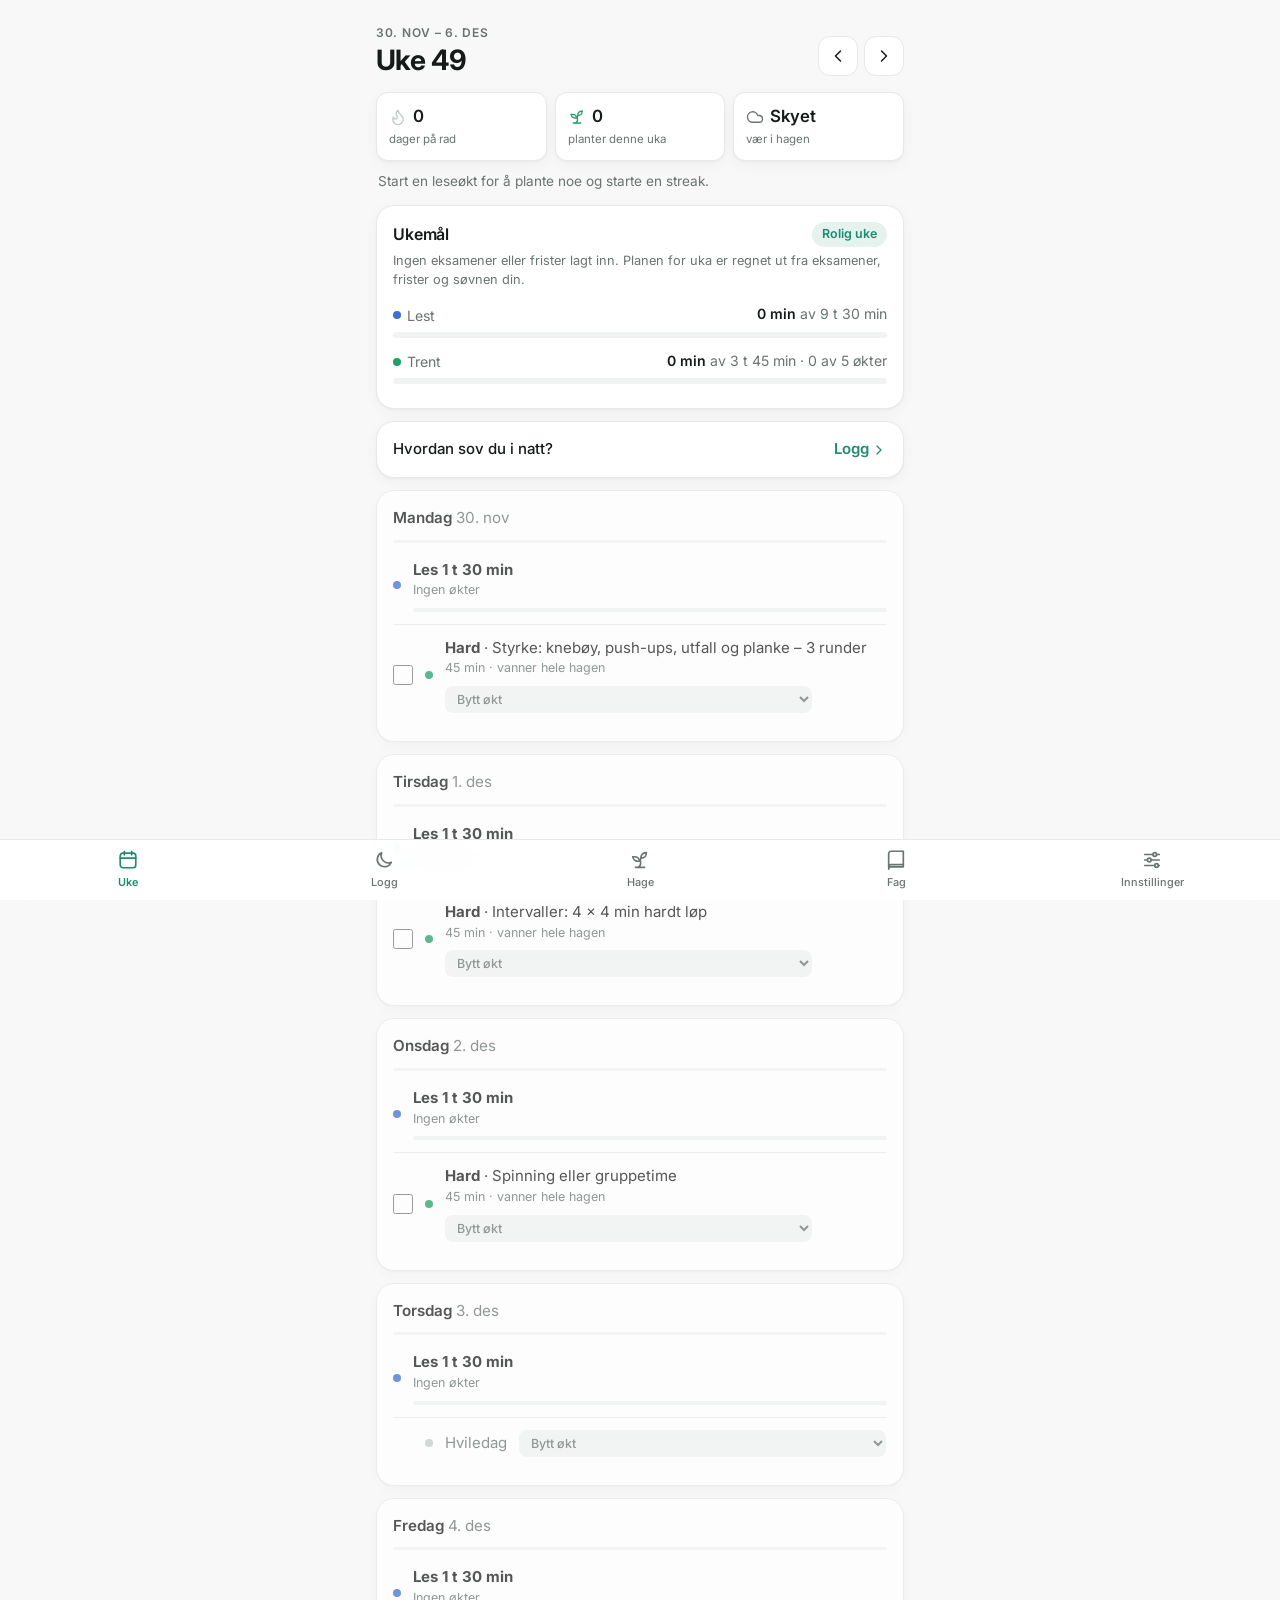
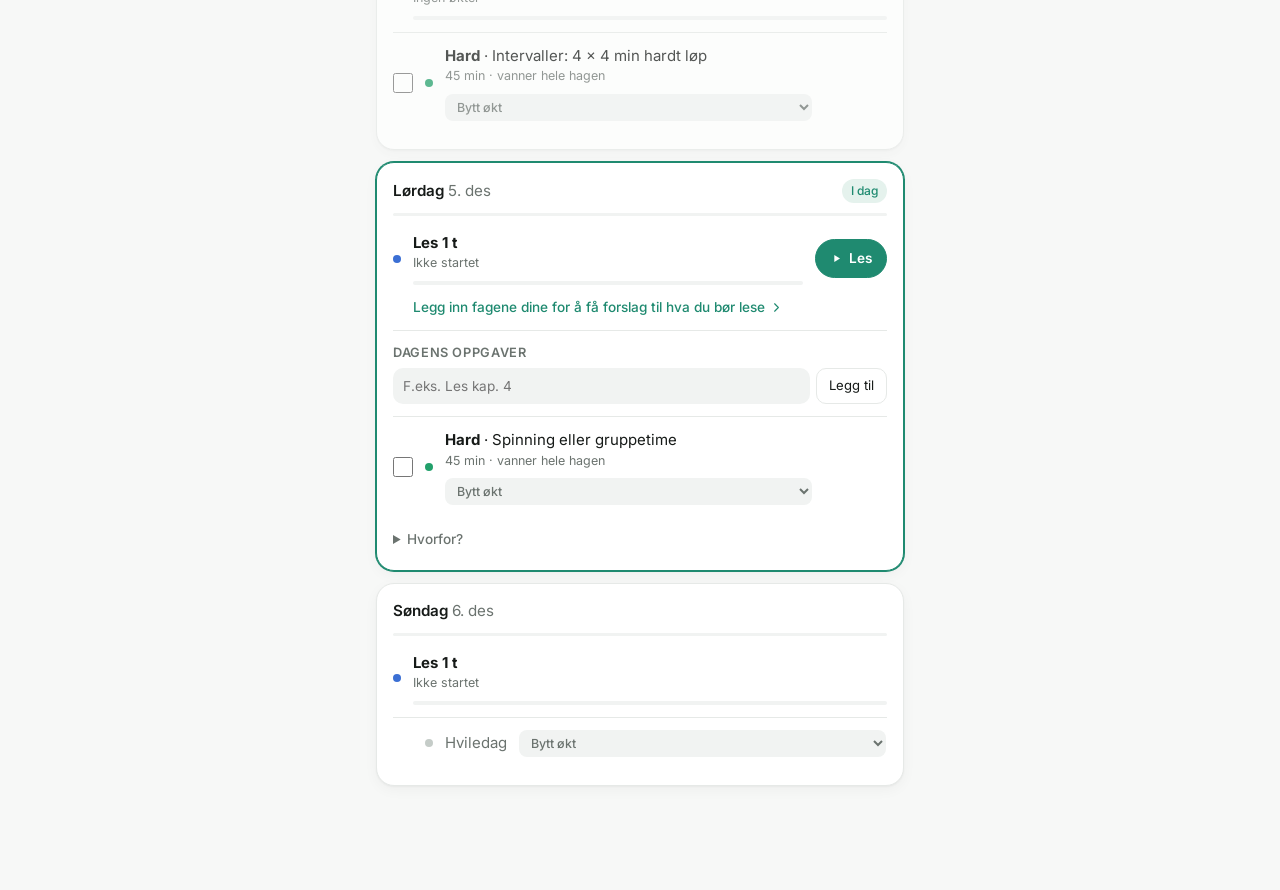
<file: index.html>
<!doctype html>
<html lang="no">
<head>
  <meta charset="utf-8">
  <meta name="viewport" content="width=device-width, initial-scale=1, viewport-fit=cover">
  <title>Balanse</title>
  <meta name="description" content="Ukeplan som balanserer lesing og trening ut fra eksamener, søvn og stress.">
  <meta name="theme-color" content="#f7f8f7">
  <script>
    // Sett valgt tema før siden tegnes, så det ikke blinker.
    try {
      var saved = JSON.parse(localStorage.getItem("balanse-v1") || "{}");
      if (saved.settings && saved.settings.theme && saved.settings.theme !== "mint") document.documentElement.dataset.theme = saved.settings.theme;
    } catch (e) {}
  </script>
  <meta name="apple-mobile-web-app-capable" content="yes">
  <meta name="mobile-web-app-capable" content="yes">
  <meta name="apple-mobile-web-app-status-bar-style" content="default">
  <meta name="apple-mobile-web-app-title" content="Balanse">
  <link rel="manifest" href="manifest.json">
  <link rel="icon" href="icon-192.png">
  <link rel="apple-touch-icon" href="icon-192.png">
  <link rel="preconnect" href="https://fonts.googleapis.com">
  <link rel="preconnect" href="https://fonts.gstatic.com" crossorigin>
  <link rel="stylesheet" href="https://fonts.googleapis.com/css2?family=Inter:wght@400;500;600;700&display=swap">
  <link rel="stylesheet" href="style.css">
</head>
<body>
  <main id="app">
    <!-- UKE -->
    <section id="view-week" class="view active" aria-label="Ukeplan">
      <header class="top">
        <div class="top-title">
          <p id="week-range" class="eyebrow"></p>
          <h1 id="week-title">Uke</h1>
        </div>
        <div class="week-nav">
          <button class="icon-btn" id="prev-week" aria-label="Forrige uke" data-icon="chevronLeft"></button>
          <button class="icon-btn" id="next-week" aria-label="Neste uke" data-icon="chevronRight"></button>
        </div>
      </header>
      <div id="streak-card"></div>
      <div id="reminders"></div>
      <div id="week-summary" class="card summary"></div>
      <div id="log-prompt"></div>
      <div id="days"></div>
    </section>

    <!-- LOGG -->
    <section id="view-log" class="view" aria-label="Søvn og stress">
      <header class="top"><div class="top-title"><p class="eyebrow">Logg</p><h1>Søvn og stress</h1></div></header>
      <p class="lead">Planen og været i hagen justeres etter hvordan du har det.</p>
      <form id="log-form" class="card">
        <div class="field">Dato
          <div class="date-field" data-placeholder="Velg dato">
            <input type="hidden" id="log-date">
            <button type="button" class="date-btn" data-date-picker aria-label="Velg dato"><span data-icon="calendar"></span><span class="date-text"></span></button>
          </div>
        </div>
        <label class="field"><span class="field-row">Søvn i natt <strong id="sleep-out">7,5 t</strong></span>
          <input type="range" id="log-sleep" min="3" max="12" step="0.5" value="7.5">
        </label>
        <fieldset class="field">
          <legend>Stressnivå</legend>
          <div class="segmented" id="stress-group">
            <button type="button" data-v="1">1<small>Rolig</small></button>
            <button type="button" data-v="2">2</button>
            <button type="button" data-v="3" class="on">3</button>
            <button type="button" data-v="4">4</button>
            <button type="button" data-v="5">5<small>Mye</small></button>
          </div>
        </fieldset>
        <button type="submit" class="primary">Lagre</button>
        <p id="log-feedback" class="feedback" role="status"></p>
      </form>
      <div class="card">
        <h2>Siste 14 dager</h2>
        <div id="log-chart" class="chart"></div>
        <p class="muted small"><span class="key sleep"></span> Søvn (timer) &nbsp; <span class="key stress"></span> Stress (1–5)</p>
      </div>
    </section>

    <!-- HAGE -->
    <section id="view-garden" class="view" aria-label="Hagen din">
      <header class="top">
        <div class="top-title"><p class="eyebrow">Hage</p><h1>Hagen din</h1></div>
        <span id="weather-pill" class="pill"></span>
      </header>
      <p id="weather-text" class="lead"></p>
      <div id="garden-stats" class="garden-stats"></div>
      <div id="place-hint" class="place-hint" hidden></div>
      <div id="garden-grid" class="garden-grid"></div>
      <button class="primary start-big" data-open-focus><span data-icon="play"></span>Start leseøkt</button>

      <div class="card">
        <h2>Lager</h2>
        <div id="inventory" class="inventory"></div>
      </div>
      <div class="card">
        <h2>Pynt</h2>
        <p class="muted small">Låses opp etter hvor mange timer du har lest. Trykk «Plasser», og velg en ledig rute.</p>
        <div id="decor-list" class="decor-list"></div>
      </div>
      <div class="card">
        <h2>Frøkatalog</h2>
        <div id="catalog" class="catalog"></div>
      </div>
    </section>

    <!-- FAG -->
    <section id="view-exams" class="view" aria-label="Fag">
      <div id="subjects-main">
        <header class="top"><div class="top-title"><p class="eyebrow">Fag</p><h1>Fagene dine</h1></div></header>
        <p class="lead">Legg inn fag, eksamener og obliger. Appen bruker dem til å foreslå hva du bør lese hver dag.</p>
        <ul id="subject-list" class="list"></ul>
        <form id="subject-form" class="card">
          <h2>Nytt fag</h2>
          <label class="field">Navn
            <input type="text" id="subject-name" placeholder="F.eks. Matematikk 1" maxlength="40" required>
          </label>
          <fieldset class="field">
            <legend>Hvor vanskelig er faget for deg?</legend>
            <div class="segmented three" id="new-difficulty">
              <button type="button" data-diff="1">Lett</button>
              <button type="button" data-diff="2" class="on">Middels</button>
              <button type="button" data-diff="3">Vanskelig</button>
            </div>
          </fieldset>
          <div class="field">Eksamensdato <span class="muted">(valgfritt)</span>
            <div class="date-field" data-placeholder="Ingen eksamensdato" data-clearable="true">
              <input type="hidden" id="subject-exam">
              <button type="button" class="date-btn" data-date-picker aria-label="Velg eksamensdato"><span data-icon="calendar"></span><span class="date-text"></span></button>
            </div>
          </div>
          <button type="submit" class="primary">Legg til fag</button>
        </form>
      </div>
      <div id="subject-detail" hidden></div>
    </section>

    <!-- INNSTILLINGER -->
    <section id="view-goals" class="view" aria-label="Innstillinger">
      <header class="top"><div class="top-title"><p class="eyebrow">Tilpass appen</p><h1>Innstillinger</h1></div></header>
      <p class="lead">Endre målene dine, treningsøktene, påminnelser, tema og data.</p>
      <form id="goals-form" class="card">
        <h2>Mål for uka</h2>
        <p class="muted small">Utgangspunktet for en vanlig, rolig uke. Appen justerer ut fra eksamener og søvn.</p>
        <label class="field"><span class="field-row">Treningsøkter per uke <strong id="sessions-out">4</strong></span>
          <input type="range" id="goal-sessions" min="1" max="7" step="1">
        </label>
        <label class="field"><span class="field-row">Minutter per økt <strong id="minutes-out">45</strong></span>
          <input type="range" id="goal-minutes" min="20" max="120" step="5">
        </label>
        <label class="field"><span class="field-row">Lesetid per dag i rolige uker <strong id="study-base-out">1 t 30 min</strong></span>
          <input type="range" id="goal-study-base" min="30" max="240" step="15">
        </label>
        <label class="field"><span class="field-row">Maks lesetid rett før eksamen <strong id="study-max-out">5 t</strong></span>
          <input type="range" id="goal-study-max" min="120" max="480" step="15">
        </label>
        <p class="muted small">Endringer lagres automatisk.</p>
      </form>
      <div class="card">
        <h2>Mine treningsøkter</h2>
        <p class="muted small">Appen velger fra listene dine hver dag, så du slipper å bestemme deg. Du kan alltid bytte økt i ukeplanen.</p>
        <div id="templates"></div>
      </div>
      <div class="card">
        <h2>Påminnelser om frister</h2>
        <p class="muted small">Frister vises alltid øverst i ukeplanen når de nærmer seg. Du kan også få varsel på telefonen når du åpner appen.
          Vil du ha varsel selv når appen er lukket, kan du legge fristene i kalenderen fra hvert fag.</p>
        <div class="row-buttons">
          <button type="button" id="notify-toggle"></button>
        </div>
        <p id="notify-status" class="feedback"></p>
      </div>
      <div class="card">
        <h2>Tema</h2>
        <div id="theme-picker" class="themes"></div>
      </div>
      <div class="card">
        <h2>Data</h2>
        <p class="muted small">Alt lagres bare på denne enheten.</p>
        <div class="row-buttons">
          <button type="button" id="demo-data">Last inn eksempeldata</button>
          <button type="button" id="reset-data" class="danger">Slett alt</button>
        </div>
      </div>
    </section>
  </main>

  <nav class="tabbar" aria-label="Hovedmeny">
    <button data-view="week" class="on"><span data-icon="calendar"></span>Uke</button>
    <button data-view="log"><span data-icon="moon"></span>Logg</button>
    <button data-view="garden"><span data-icon="sprout"></span>Hage</button>
    <button data-view="exams"><span data-icon="book"></span>Fag</button>
    <button data-view="goals"><span data-icon="sliders"></span>Innstillinger</button>
  </nav>

  <!-- FOKUS-TIMER -->
  <div id="focus" class="focus" hidden>
    <div class="focus-inner">
      <div id="focus-pick">
        <button class="icon-btn focus-close" data-close-focus aria-label="Lukk" data-icon="x"></button>
        <h2>Hva vil du plante?</h2>
        <p class="muted center">Lengre økt i strekk gir en finere plante.</p>
        <div id="seed-list" class="seed-list"></div>
        <div id="subject-pick-wrap">
          <p class="pick-label">Hva leser du?</p>
          <div id="subject-pick" class="chips"></div>
        </div>
        <div id="exam-banner"></div>
        <label id="golden-wrap" class="golden-toggle" hidden>
          <input type="checkbox" id="use-golden">
          <span>Bruk gjødsel – planten blir gyllen <small id="gjodsel-count" class="muted"></small></span>
        </label>
        <button class="primary" id="start-focus">Start</button>
        <p class="muted small center">Skjermen holdes på mens du leser. Du kan gå ut av appen i inntil 2 minutter. Er du borte lenger, visner planten.</p>
      </div>

      <div id="focus-run" hidden>
        <div class="ring">
          <svg viewBox="0 0 200 200" aria-hidden="true">
            <circle class="ring-bg" cx="100" cy="100" r="90"></circle>
            <circle id="ring-fg" class="ring-fg" cx="100" cy="100" r="90"></circle>
          </svg>
          <span id="grow-plant" class="grow"></span>
        </div>
        <div id="countdown" class="countdown" role="timer">45:00</div>
        <p id="focus-label" class="muted center"></p>
        <button id="give-up" class="ghost">Gi opp</button>
      </div>

      <div id="focus-done" hidden>
        <div id="done-icon" class="done-icon"></div>
        <h2 id="done-title" class="center"></h2>
        <ul id="done-rewards" class="reward-list"></ul>
        <button class="primary" id="to-garden">Se hagen</button>
        <button id="close-done" class="ghost">Lukk</button>
      </div>
    </div>
  </div>

  <!-- Egen bekreftelse – nettleserens confirm() blokkeres i enkelte nettlesere og installerte apper -->
  <div id="dialog" class="dialog" hidden>
    <div class="dialog-box" role="alertdialog" aria-modal="true" aria-labelledby="dialog-text">
      <p id="dialog-text"></p>
      <div class="dialog-actions">
        <button type="button" id="dialog-cancel">Avbryt</button>
        <button type="button" id="dialog-ok" class="dialog-ok">OK</button>
      </div>
    </div>
  </div>

  <!-- Egen datovelger – nettleserens innebygde ser forskjellig og gammeldags ut på hver enhet -->
  <div id="datepicker" class="sheet" hidden>
    <div class="sheet-box" role="dialog" aria-modal="true" aria-labelledby="dp-title">
      <div class="dp-head">
        <button type="button" class="icon-btn" data-dp-move="-1" aria-label="Forrige måned" data-icon="chevronLeft"></button>
        <strong id="dp-title"></strong>
        <button type="button" class="icon-btn" data-dp-move="1" aria-label="Neste måned" data-icon="chevronRight"></button>
      </div>
      <div class="dp-week" aria-hidden="true"><span>ma</span><span>ti</span><span>on</span><span>to</span><span>fr</span><span>lø</span><span>sø</span></div>
      <div id="dp-grid" class="dp-grid"></div>
      <div id="dp-quick" class="dp-quick"></div>
      <div class="dp-actions">
        <button type="button" id="dp-clear" class="ghost">Fjern dato</button>
      </div>
    </div>
  </div>

  <div id="toast" class="toast" role="status" aria-live="polite"></div>
  <div id="confetti" class="confetti" aria-hidden="true"></div>

  <script src="icons.js"></script>
  <script src="plan.js"></script>
  <script src="garden.js"></script>
  <script src="app.js"></script>
</body>
</html>
</file>
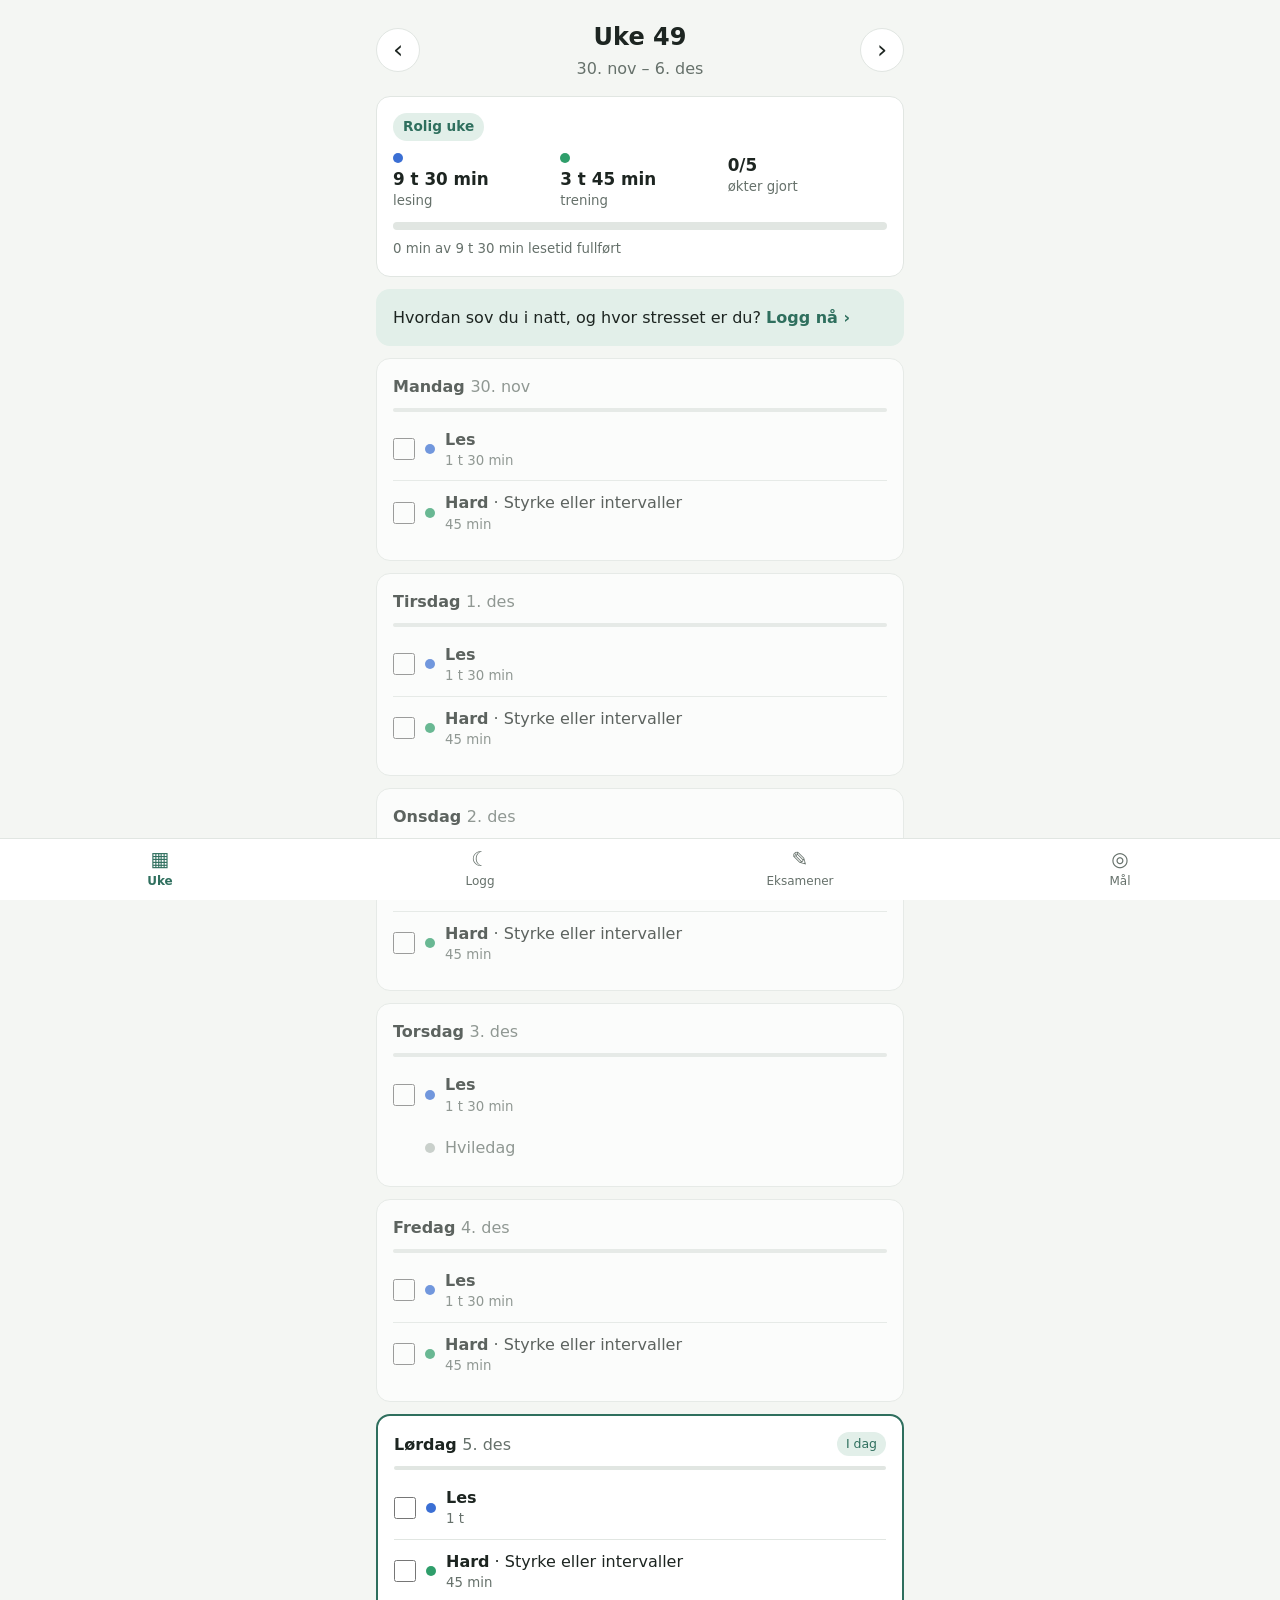
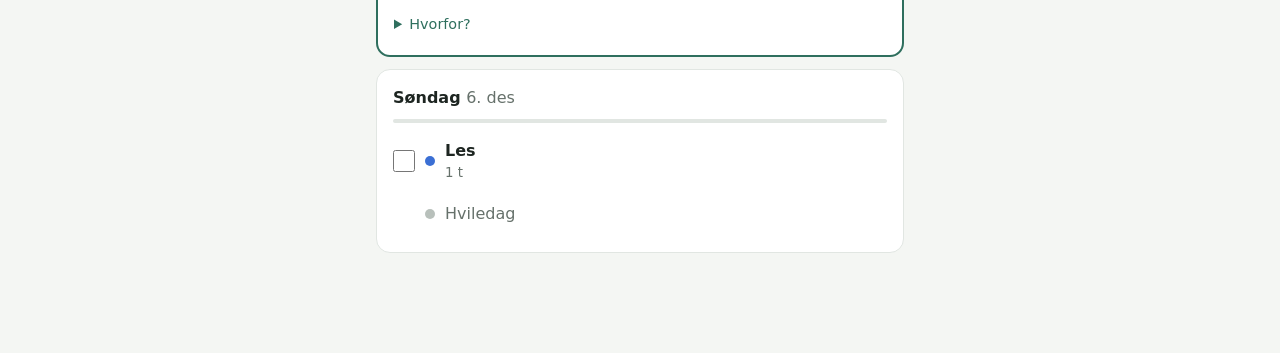
<file: versjon-1/index.html>
<!doctype html>
<html lang="no">
<head>
  <meta charset="utf-8">
  <meta name="viewport" content="width=device-width, initial-scale=1, viewport-fit=cover">
  <title>Balanse</title>
  <meta name="description" content="Ukeplan som balanserer lesing og trening ut fra eksamener, søvn og stress.">
  <meta name="theme-color" content="#2f6f5e">
  <meta name="apple-mobile-web-app-capable" content="yes">
  <meta name="mobile-web-app-capable" content="yes">
  <meta name="apple-mobile-web-app-status-bar-style" content="default">
  <meta name="apple-mobile-web-app-title" content="Balanse">
  <link rel="manifest" href="manifest.json">
  <link rel="icon" href="icon-192.png">
  <link rel="apple-touch-icon" href="icon-192.png">
  <link rel="stylesheet" href="style.css">
</head>
<body>
  <main id="app">
    <!-- UKE -->
    <section id="view-week" class="view active" aria-label="Ukeplan">
      <header class="top">
        <button class="icon-btn" id="prev-week" aria-label="Forrige uke">‹</button>
        <div class="top-title">
          <h1 id="week-title">Uke</h1>
          <p id="week-range" class="muted"></p>
        </div>
        <button class="icon-btn" id="next-week" aria-label="Neste uke">›</button>
      </header>
      <div id="week-summary" class="card summary"></div>
      <div id="log-prompt"></div>
      <div id="days"></div>
    </section>

    <!-- LOGG -->
    <section id="view-log" class="view" aria-label="Søvn og stress">
      <header class="top"><div class="top-title"><h1>Søvn og stress</h1>
        <p class="muted">Planen justeres etter hvordan du har det</p></div></header>
      <form id="log-form" class="card">
        <label class="field">Dato
          <input type="date" id="log-date" required>
        </label>
        <label class="field">Søvn i natt: <strong id="sleep-out">7,5 t</strong>
          <input type="range" id="log-sleep" min="3" max="12" step="0.5" value="7.5">
        </label>
        <fieldset class="field">
          <legend>Stressnivå</legend>
          <div class="segmented" id="stress-group">
            <button type="button" data-v="1">1<small>Rolig</small></button>
            <button type="button" data-v="2">2</button>
            <button type="button" data-v="3" class="on">3</button>
            <button type="button" data-v="4">4</button>
            <button type="button" data-v="5">5<small>Mye</small></button>
          </div>
        </fieldset>
        <button type="submit" class="primary">Lagre</button>
        <p id="log-feedback" class="feedback" role="status"></p>
      </form>
      <div class="card">
        <h2>Siste 14 dager</h2>
        <div id="log-chart" class="chart"></div>
        <p class="muted small"><span class="key sleep"></span> søvn (timer) &nbsp; <span class="key stress"></span> stress (1–5)</p>
      </div>
    </section>

    <!-- EKSAMENER -->
    <section id="view-exams" class="view" aria-label="Eksamener">
      <header class="top"><div class="top-title"><h1>Eksamener</h1>
        <p class="muted">Lesetiden øker når eksamen nærmer seg</p></div></header>
      <form id="exam-form" class="card">
        <label class="field">Fag
          <input type="text" id="exam-subject" placeholder="F.eks. Matematikk 1" maxlength="40" required>
        </label>
        <label class="field">Dato
          <input type="date" id="exam-date" required>
        </label>
        <button type="submit" class="primary">Legg til eksamen</button>
      </form>
      <ul id="exam-list" class="list"></ul>
    </section>

    <!-- MÅL -->
    <section id="view-goals" class="view" aria-label="Mål">
      <header class="top"><div class="top-title"><h1>Mål</h1>
        <p class="muted">Utgangspunktet for en vanlig, rolig uke</p></div></header>
      <form id="goals-form" class="card">
        <label class="field">Treningsøkter per uke: <strong id="sessions-out">4</strong>
          <input type="range" id="goal-sessions" min="1" max="7" step="1">
        </label>
        <label class="field">Minutter per økt: <strong id="minutes-out">45</strong>
          <input type="range" id="goal-minutes" min="20" max="120" step="5">
        </label>
        <label class="field">Lesetid per dag i rolige uker: <strong id="study-base-out">1 t 30 min</strong>
          <input type="range" id="goal-study-base" min="30" max="240" step="15">
        </label>
        <label class="field">Maks lesetid rett før eksamen: <strong id="study-max-out">5 t</strong>
          <input type="range" id="goal-study-max" min="120" max="480" step="15">
        </label>
        <p class="muted small">Endringer lagres automatisk.</p>
      </form>
      <div class="card">
        <h2>Data</h2>
        <p class="muted small">Alt lagres bare på denne enheten.</p>
        <div class="row-buttons">
          <button type="button" id="demo-data">Last inn eksempeldata</button>
          <button type="button" id="reset-data" class="danger">Slett alt</button>
        </div>
      </div>
    </section>
  </main>

  <nav class="tabbar" aria-label="Hovedmeny">
    <button data-view="week" class="on"><span class="tab-ico">▦</span>Uke</button>
    <button data-view="log"><span class="tab-ico">☾</span>Logg</button>
    <button data-view="exams"><span class="tab-ico">✎</span>Eksamener</button>
    <button data-view="goals"><span class="tab-ico">◎</span>Mål</button>
  </nav>

  <script src="plan.js"></script>
  <script src="app.js"></script>
</body>
</html>
</file>
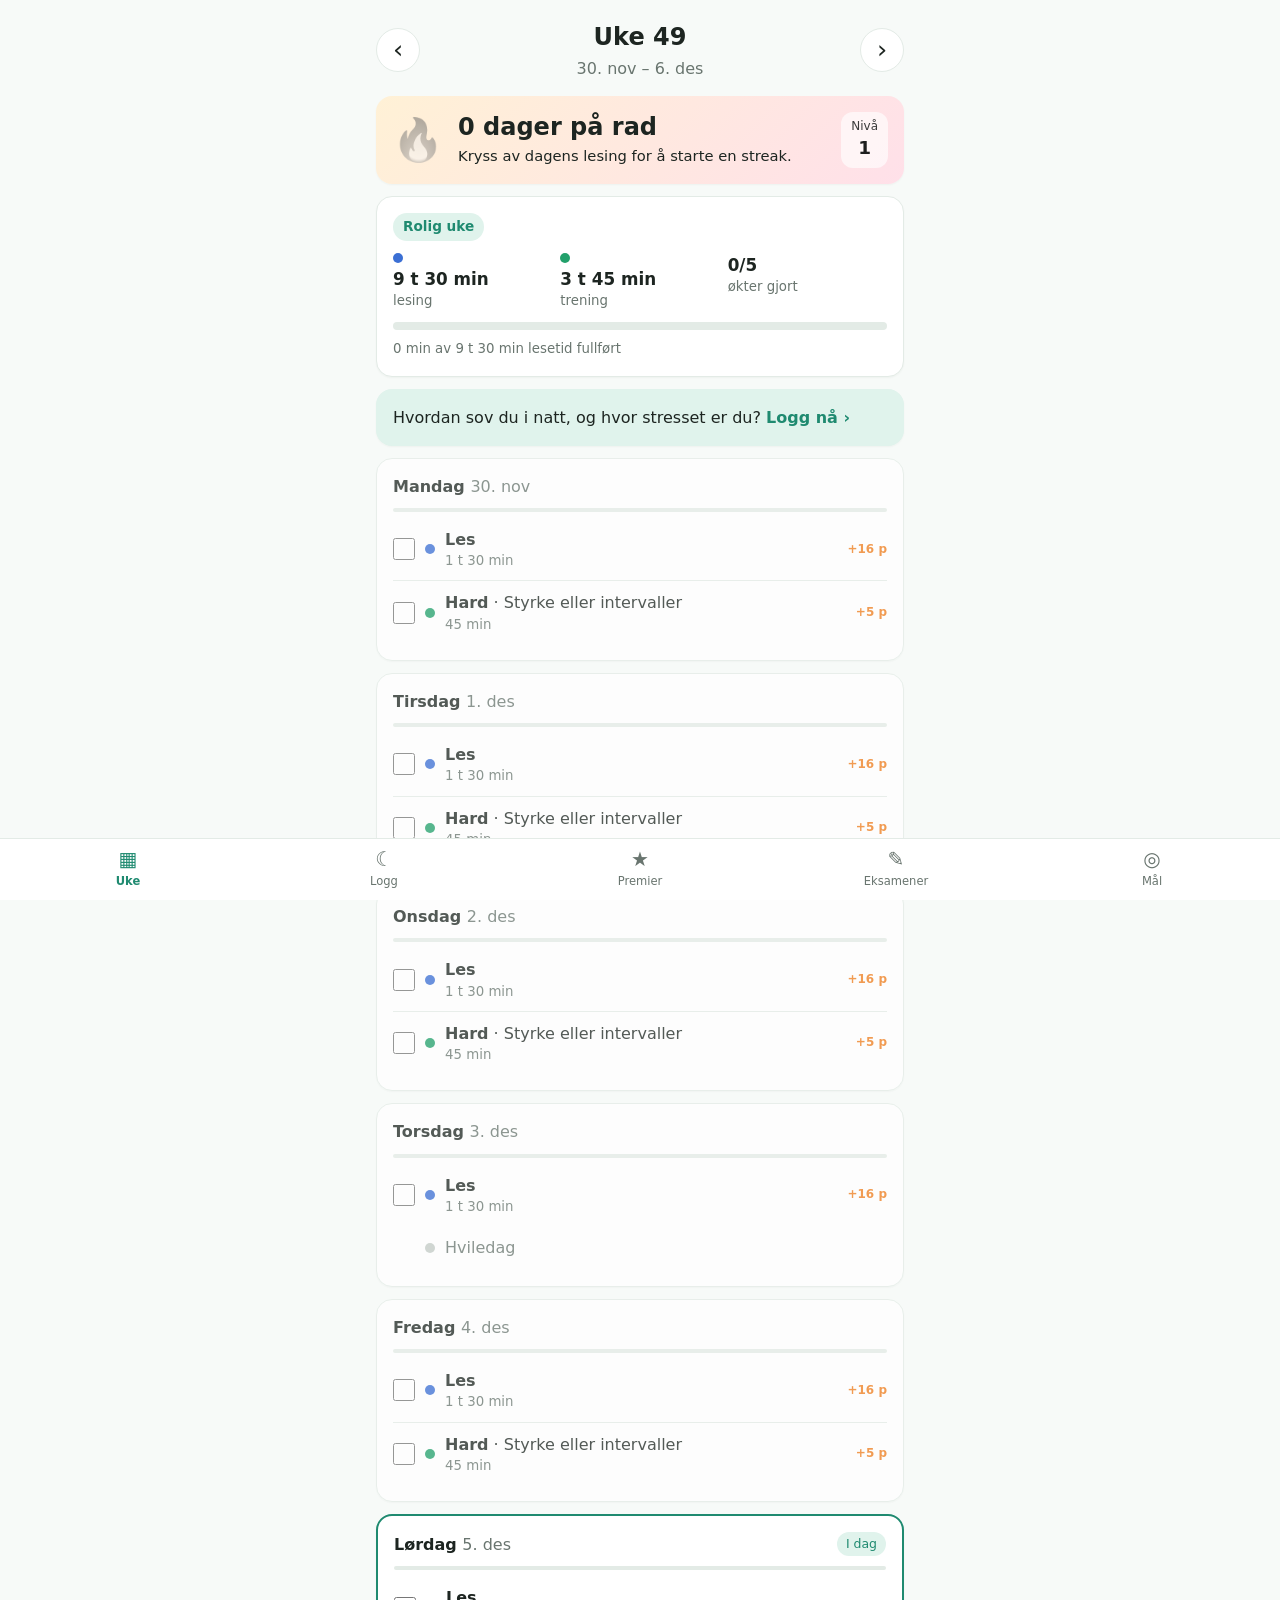
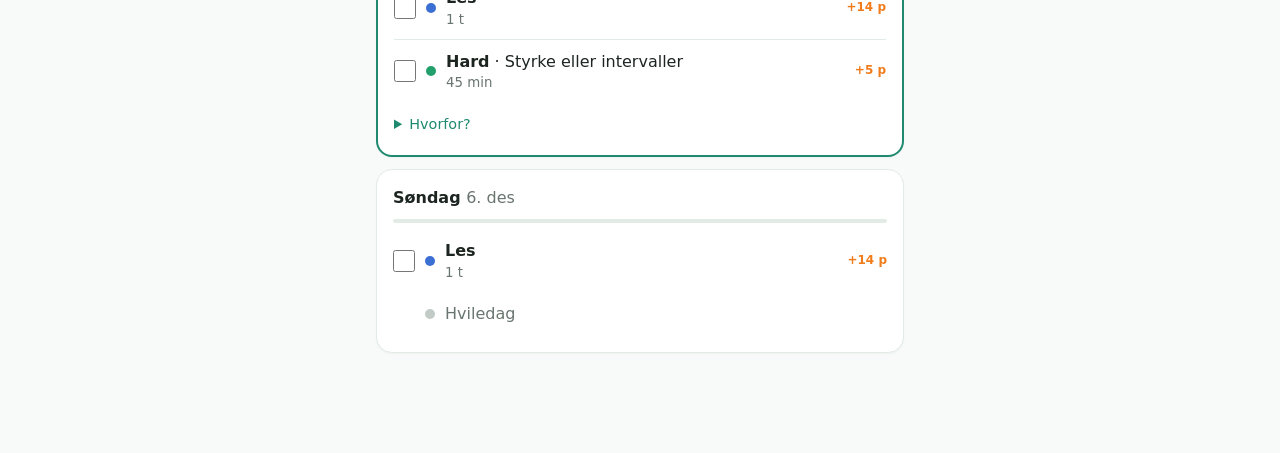
<file: versjon-2/index.html>
<!doctype html>
<html lang="no">
<head>
  <meta charset="utf-8">
  <meta name="viewport" content="width=device-width, initial-scale=1, viewport-fit=cover">
  <title>Balanse</title>
  <meta name="description" content="Ukeplan som balanserer lesing og trening ut fra eksamener, søvn og stress.">
  <meta name="theme-color" content="#f7faf8">
  <script>
    // Sett valgt tema før siden tegnes, så det ikke blinker.
    try {
      var saved = JSON.parse(localStorage.getItem("balanse-v1") || "{}");
      if (saved.settings && saved.settings.theme) document.documentElement.dataset.theme = saved.settings.theme;
    } catch (e) {}
  </script>
  <meta name="apple-mobile-web-app-capable" content="yes">
  <meta name="mobile-web-app-capable" content="yes">
  <meta name="apple-mobile-web-app-status-bar-style" content="default">
  <meta name="apple-mobile-web-app-title" content="Balanse">
  <link rel="manifest" href="manifest.json">
  <link rel="icon" href="icon-192.png">
  <link rel="apple-touch-icon" href="icon-192.png">
  <link rel="stylesheet" href="style.css">
</head>
<body>
  <main id="app">
    <!-- UKE -->
    <section id="view-week" class="view active" aria-label="Ukeplan">
      <header class="top">
        <button class="icon-btn" id="prev-week" aria-label="Forrige uke">‹</button>
        <div class="top-title">
          <h1 id="week-title">Uke</h1>
          <p id="week-range" class="muted"></p>
        </div>
        <button class="icon-btn" id="next-week" aria-label="Neste uke">›</button>
      </header>
      <div id="streak-card"></div>
      <div id="week-summary" class="card summary"></div>
      <div id="log-prompt"></div>
      <div id="days"></div>
    </section>

    <!-- LOGG -->
    <section id="view-log" class="view" aria-label="Søvn og stress">
      <header class="top"><div class="top-title"><h1>Søvn og stress</h1>
        <p class="muted">Planen justeres etter hvordan du har det</p></div></header>
      <form id="log-form" class="card">
        <label class="field">Dato
          <input type="date" id="log-date" required>
        </label>
        <label class="field">Søvn i natt: <strong id="sleep-out">7,5 t</strong>
          <input type="range" id="log-sleep" min="3" max="12" step="0.5" value="7.5">
        </label>
        <fieldset class="field">
          <legend>Stressnivå</legend>
          <div class="segmented" id="stress-group">
            <button type="button" data-v="1">1<small>Rolig</small></button>
            <button type="button" data-v="2">2</button>
            <button type="button" data-v="3" class="on">3</button>
            <button type="button" data-v="4">4</button>
            <button type="button" data-v="5">5<small>Mye</small></button>
          </div>
        </fieldset>
        <button type="submit" class="primary">Lagre</button>
        <p id="log-feedback" class="feedback" role="status"></p>
      </form>
      <div class="card">
        <h2>Siste 14 dager</h2>
        <div id="log-chart" class="chart"></div>
        <p class="muted small"><span class="key sleep"></span> søvn (timer) &nbsp; <span class="key stress"></span> stress (1–5)</p>
      </div>
    </section>

    <!-- PREMIER -->
    <section id="view-rewards" class="view" aria-label="Premier">
      <header class="top"><div class="top-title"><h1>Premier</h1>
        <p class="muted">Kryss av lesing og trening for å samle poeng</p></div></header>
      <div id="level-card" class="card level-card"></div>
      <div class="card">
        <h2>Merker</h2>
        <div id="badge-grid" class="badge-grid"></div>
      </div>
      <p class="muted small">Poeng: 10 per leseøkt + 1 per 15 min lest, 5 per treningsøkt. 100 poeng = nytt nivå.</p>
    </section>

    <!-- EKSAMENER -->
    <section id="view-exams" class="view" aria-label="Eksamener">
      <header class="top"><div class="top-title"><h1>Eksamener</h1>
        <p class="muted">Lesetiden øker når eksamen nærmer seg</p></div></header>
      <form id="exam-form" class="card">
        <label class="field">Fag
          <input type="text" id="exam-subject" placeholder="F.eks. Matematikk 1" maxlength="40" required>
        </label>
        <label class="field">Dato
          <input type="date" id="exam-date" required>
        </label>
        <button type="submit" class="primary">Legg til eksamen</button>
      </form>
      <ul id="exam-list" class="list"></ul>
    </section>

    <!-- MÅL -->
    <section id="view-goals" class="view" aria-label="Mål">
      <header class="top"><div class="top-title"><h1>Mål</h1>
        <p class="muted">Utgangspunktet for en vanlig, rolig uke</p></div></header>
      <form id="goals-form" class="card">
        <label class="field">Treningsøkter per uke: <strong id="sessions-out">4</strong>
          <input type="range" id="goal-sessions" min="1" max="7" step="1">
        </label>
        <label class="field">Minutter per økt: <strong id="minutes-out">45</strong>
          <input type="range" id="goal-minutes" min="20" max="120" step="5">
        </label>
        <label class="field">Lesetid per dag i rolige uker: <strong id="study-base-out">1 t 30 min</strong>
          <input type="range" id="goal-study-base" min="30" max="240" step="15">
        </label>
        <label class="field">Maks lesetid rett før eksamen: <strong id="study-max-out">5 t</strong>
          <input type="range" id="goal-study-max" min="120" max="480" step="15">
        </label>
        <p class="muted small">Endringer lagres automatisk.</p>
      </form>
      <div class="card">
        <h2>Tema</h2>
        <div id="theme-picker" class="themes"></div>
      </div>
      <div class="card">
        <h2>Data</h2>
        <p class="muted small">Alt lagres bare på denne enheten.</p>
        <div class="row-buttons">
          <button type="button" id="demo-data">Last inn eksempeldata</button>
          <button type="button" id="reset-data" class="danger">Slett alt</button>
        </div>
      </div>
    </section>
  </main>

  <nav class="tabbar" aria-label="Hovedmeny">
    <button data-view="week" class="on"><span class="tab-ico">▦</span>Uke</button>
    <button data-view="log"><span class="tab-ico">☾</span>Logg</button>
    <button data-view="rewards"><span class="tab-ico">★</span>Premier</button>
    <button data-view="exams"><span class="tab-ico">✎</span>Eksamener</button>
    <button data-view="goals"><span class="tab-ico">◎</span>Mål</button>
  </nav>

  <div id="toast" class="toast" role="status" aria-live="polite"></div>
  <div id="confetti" class="confetti" aria-hidden="true"></div>

  <script src="plan.js"></script>
  <script src="rewards.js"></script>
  <script src="app.js"></script>
</body>
</html>
</file>
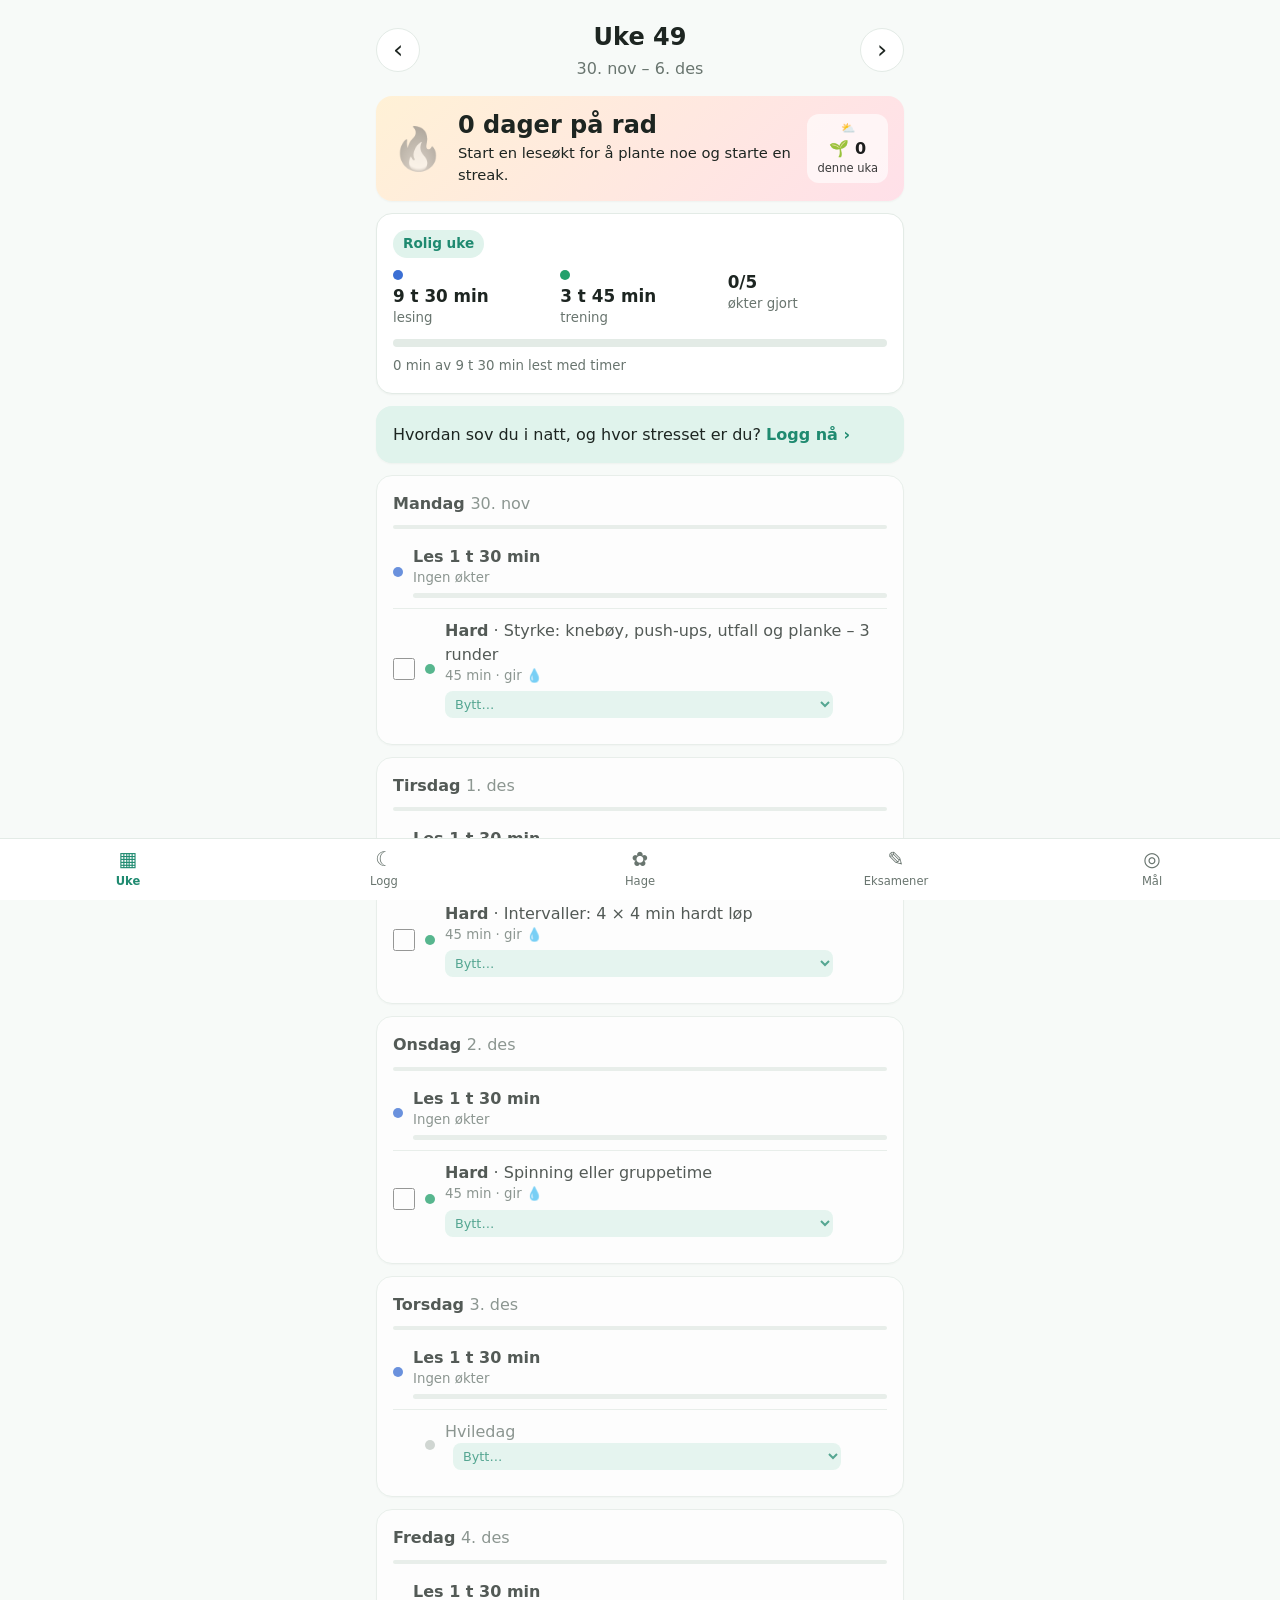
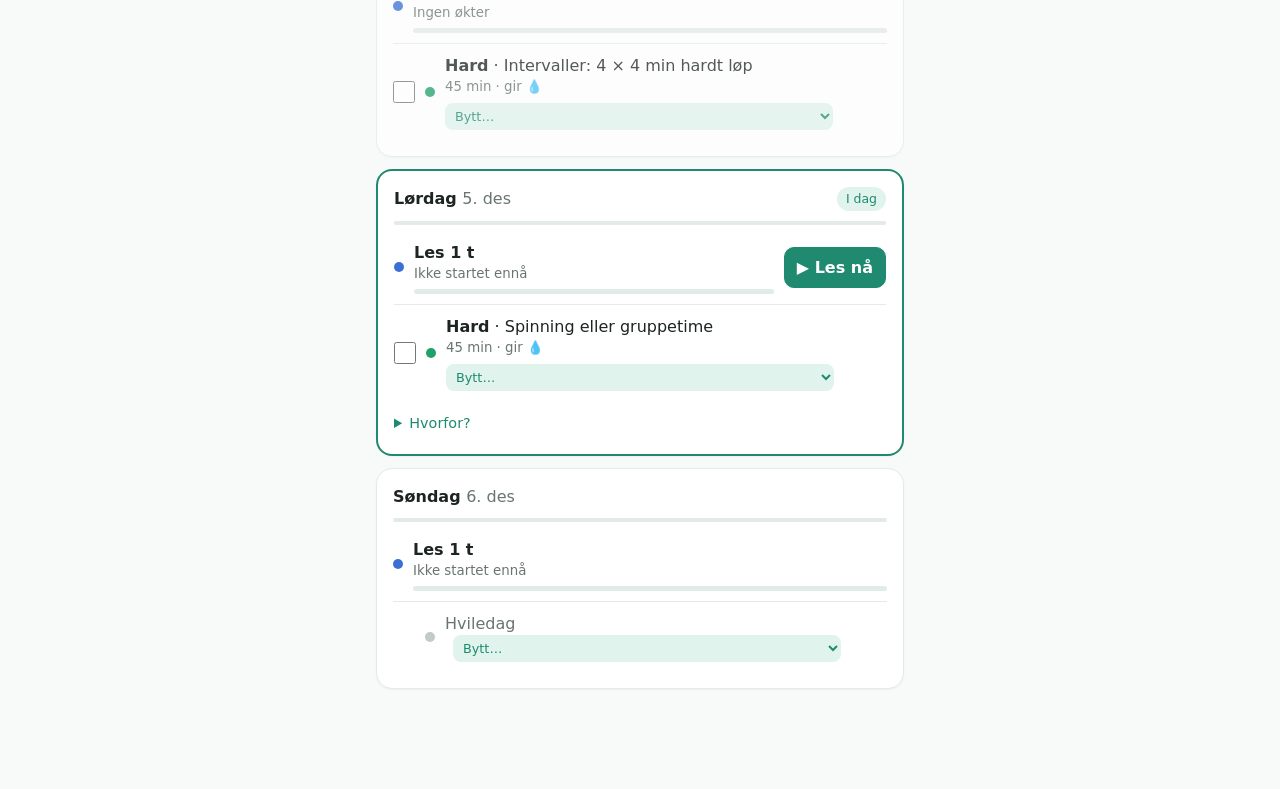
<file: versjon-3/index.html>
<!doctype html>
<html lang="no">
<head>
  <meta charset="utf-8">
  <meta name="viewport" content="width=device-width, initial-scale=1, viewport-fit=cover">
  <title>Balanse</title>
  <meta name="description" content="Ukeplan som balanserer lesing og trening ut fra eksamener, søvn og stress.">
  <meta name="theme-color" content="#f7faf8">
  <script>
    // Sett valgt tema før siden tegnes, så det ikke blinker.
    try {
      var saved = JSON.parse(localStorage.getItem("balanse-v1") || "{}");
      if (saved.settings && saved.settings.theme && saved.settings.theme !== "mint") document.documentElement.dataset.theme = saved.settings.theme;
    } catch (e) {}
  </script>
  <meta name="apple-mobile-web-app-capable" content="yes">
  <meta name="mobile-web-app-capable" content="yes">
  <meta name="apple-mobile-web-app-status-bar-style" content="default">
  <meta name="apple-mobile-web-app-title" content="Balanse">
  <link rel="manifest" href="manifest.json">
  <link rel="icon" href="icon-192.png">
  <link rel="apple-touch-icon" href="icon-192.png">
  <link rel="stylesheet" href="style.css">
</head>
<body>
  <main id="app">
    <!-- UKE -->
    <section id="view-week" class="view active" aria-label="Ukeplan">
      <header class="top">
        <button class="icon-btn" id="prev-week" aria-label="Forrige uke">‹</button>
        <div class="top-title">
          <h1 id="week-title">Uke</h1>
          <p id="week-range" class="muted"></p>
        </div>
        <button class="icon-btn" id="next-week" aria-label="Neste uke">›</button>
      </header>
      <div id="streak-card"></div>
      <div id="week-summary" class="card summary"></div>
      <div id="log-prompt"></div>
      <div id="days"></div>
    </section>

    <!-- LOGG -->
    <section id="view-log" class="view" aria-label="Søvn og stress">
      <header class="top"><div class="top-title"><h1>Søvn og stress</h1>
        <p class="muted">Planen og været i hagen justeres etter hvordan du har det</p></div></header>
      <form id="log-form" class="card">
        <label class="field">Dato
          <input type="date" id="log-date" required>
        </label>
        <label class="field">Søvn i natt: <strong id="sleep-out">7,5 t</strong>
          <input type="range" id="log-sleep" min="3" max="12" step="0.5" value="7.5">
        </label>
        <fieldset class="field">
          <legend>Stressnivå</legend>
          <div class="segmented" id="stress-group">
            <button type="button" data-v="1">1<small>Rolig</small></button>
            <button type="button" data-v="2">2</button>
            <button type="button" data-v="3" class="on">3</button>
            <button type="button" data-v="4">4</button>
            <button type="button" data-v="5">5<small>Mye</small></button>
          </div>
        </fieldset>
        <button type="submit" class="primary">Lagre</button>
        <p id="log-feedback" class="feedback" role="status"></p>
      </form>
      <div class="card">
        <h2>Siste 14 dager</h2>
        <div id="log-chart" class="chart"></div>
        <p class="muted small"><span class="key sleep"></span> søvn (timer) &nbsp; <span class="key stress"></span> stress (1–5)</p>
      </div>
    </section>

    <!-- HAGE -->
    <section id="view-garden" class="view" aria-label="Hagen din">
      <div id="sky" class="sky">
        <div class="sky-text">
          <h1>Hagen din</h1>
          <p id="weather-text"></p>
        </div>
        <span id="weather-icon" class="weather-icon"></span>
        <div class="rain-drops" aria-hidden="true"></div>
      </div>
      <div id="garden-stats" class="garden-stats"></div>
      <div id="place-hint" class="place-hint" hidden></div>
      <div id="garden-grid" class="garden-grid"></div>
      <button class="primary start-big" data-open-focus>▶ Start leseøkt</button>

      <div class="card">
        <h2>Lager</h2>
        <div id="inventory" class="inventory"></div>
      </div>
      <div class="card">
        <h2>Pynt</h2>
        <p class="muted small">Låses opp etter hvor mange timer du har lest. Trykk «Plasser» og så på en ledig rute.</p>
        <div id="decor-list" class="decor-list"></div>
      </div>
      <div class="card">
        <h2>Frøkatalog</h2>
        <div id="catalog" class="badge-grid"></div>
      </div>
    </section>

    <!-- EKSAMENER -->
    <section id="view-exams" class="view" aria-label="Eksamener">
      <header class="top"><div class="top-title"><h1>Eksamener</h1>
        <p class="muted">Lesetiden øker når eksamen nærmer seg</p></div></header>
      <form id="exam-form" class="card">
        <label class="field">Fag
          <input type="text" id="exam-subject" placeholder="F.eks. Matematikk 1" maxlength="40" required>
        </label>
        <label class="field">Dato
          <input type="date" id="exam-date" required>
        </label>
        <button type="submit" class="primary">Legg til eksamen</button>
      </form>
      <ul id="exam-list" class="list"></ul>
    </section>

    <!-- MÅL -->
    <section id="view-goals" class="view" aria-label="Mål">
      <header class="top"><div class="top-title"><h1>Mål</h1>
        <p class="muted">Utgangspunktet for en vanlig, rolig uke</p></div></header>
      <form id="goals-form" class="card">
        <label class="field">Treningsøkter per uke: <strong id="sessions-out">4</strong>
          <input type="range" id="goal-sessions" min="1" max="7" step="1">
        </label>
        <label class="field">Minutter per økt: <strong id="minutes-out">45</strong>
          <input type="range" id="goal-minutes" min="20" max="120" step="5">
        </label>
        <label class="field">Lesetid per dag i rolige uker: <strong id="study-base-out">1 t 30 min</strong>
          <input type="range" id="goal-study-base" min="30" max="240" step="15">
        </label>
        <label class="field">Maks lesetid rett før eksamen: <strong id="study-max-out">5 t</strong>
          <input type="range" id="goal-study-max" min="120" max="480" step="15">
        </label>
        <p class="muted small">Endringer lagres automatisk.</p>
      </form>
      <div class="card">
        <h2>Mine treningsøkter</h2>
        <p class="muted small">Appen velger fra listene dine hver dag, så du slipper å bestemme deg. Du kan alltid bytte økt på en dag i ukeplanen.</p>
        <div id="templates"></div>
      </div>
      <div class="card">
        <h2>Tema</h2>
        <div id="theme-picker" class="themes"></div>
      </div>
      <div class="card">
        <h2>Data</h2>
        <p class="muted small">Alt lagres bare på denne enheten.</p>
        <div class="row-buttons">
          <button type="button" id="demo-data">Last inn eksempeldata</button>
          <button type="button" id="reset-data" class="danger">Slett alt</button>
        </div>
      </div>
    </section>
  </main>

  <nav class="tabbar" aria-label="Hovedmeny">
    <button data-view="week" class="on"><span class="tab-ico">▦</span>Uke</button>
    <button data-view="log"><span class="tab-ico">☾</span>Logg</button>
    <button data-view="garden"><span class="tab-ico">✿</span>Hage</button>
    <button data-view="exams"><span class="tab-ico">✎</span>Eksamener</button>
    <button data-view="goals"><span class="tab-ico">◎</span>Mål</button>
  </nav>

  <!-- FOKUS-TIMER -->
  <div id="focus" class="focus" hidden>
    <div class="focus-inner">
      <div id="focus-pick">
        <button class="icon-btn focus-close" data-close-focus aria-label="Lukk">×</button>
        <h2>Hva vil du plante?</h2>
        <p class="muted">Lengre økt i strekk gir en finere plante.</p>
        <div id="seed-list" class="seed-list"></div>
        <div id="exam-banner"></div>
        <label id="golden-wrap" class="golden-toggle" hidden>
          <input type="checkbox" id="use-golden">
          <span>Bruk 🌾 gjødsel – gir en gyllen plante ✨ <small id="gjodsel-count" class="muted"></small></span>
        </label>
        <button class="primary" id="start-focus">Start</button>
        <p class="muted small center">Skjermen holdes på mens du leser. Du kan gå ut av appen i inntil 2 minutter – er du borte lenger, visner planten.</p>
      </div>

      <div id="focus-run" hidden>
        <div class="ring">
          <svg viewBox="0 0 200 200" aria-hidden="true">
            <circle class="ring-bg" cx="100" cy="100" r="90"></circle>
            <circle id="ring-fg" class="ring-fg" cx="100" cy="100" r="90"></circle>
          </svg>
          <span id="grow-plant" class="grow"></span>
        </div>
        <div id="countdown" class="countdown" role="timer">45:00</div>
        <p id="focus-label" class="muted center"></p>
        <button id="give-up" class="ghost">Gi opp</button>
      </div>

      <div id="focus-done" hidden>
        <div id="done-icon" class="done-icon"></div>
        <h2 id="done-title" class="center"></h2>
        <ul id="done-rewards" class="reward-list"></ul>
        <button class="primary" id="to-garden">Se hagen</button>
        <button id="close-done" class="ghost">Lukk</button>
      </div>
    </div>
  </div>

  <div id="toast" class="toast" role="status" aria-live="polite"></div>
  <div id="confetti" class="confetti" aria-hidden="true"></div>

  <script src="plan.js"></script>
  <script src="garden.js"></script>
  <script src="app.js"></script>
</body>
</html>
</file>
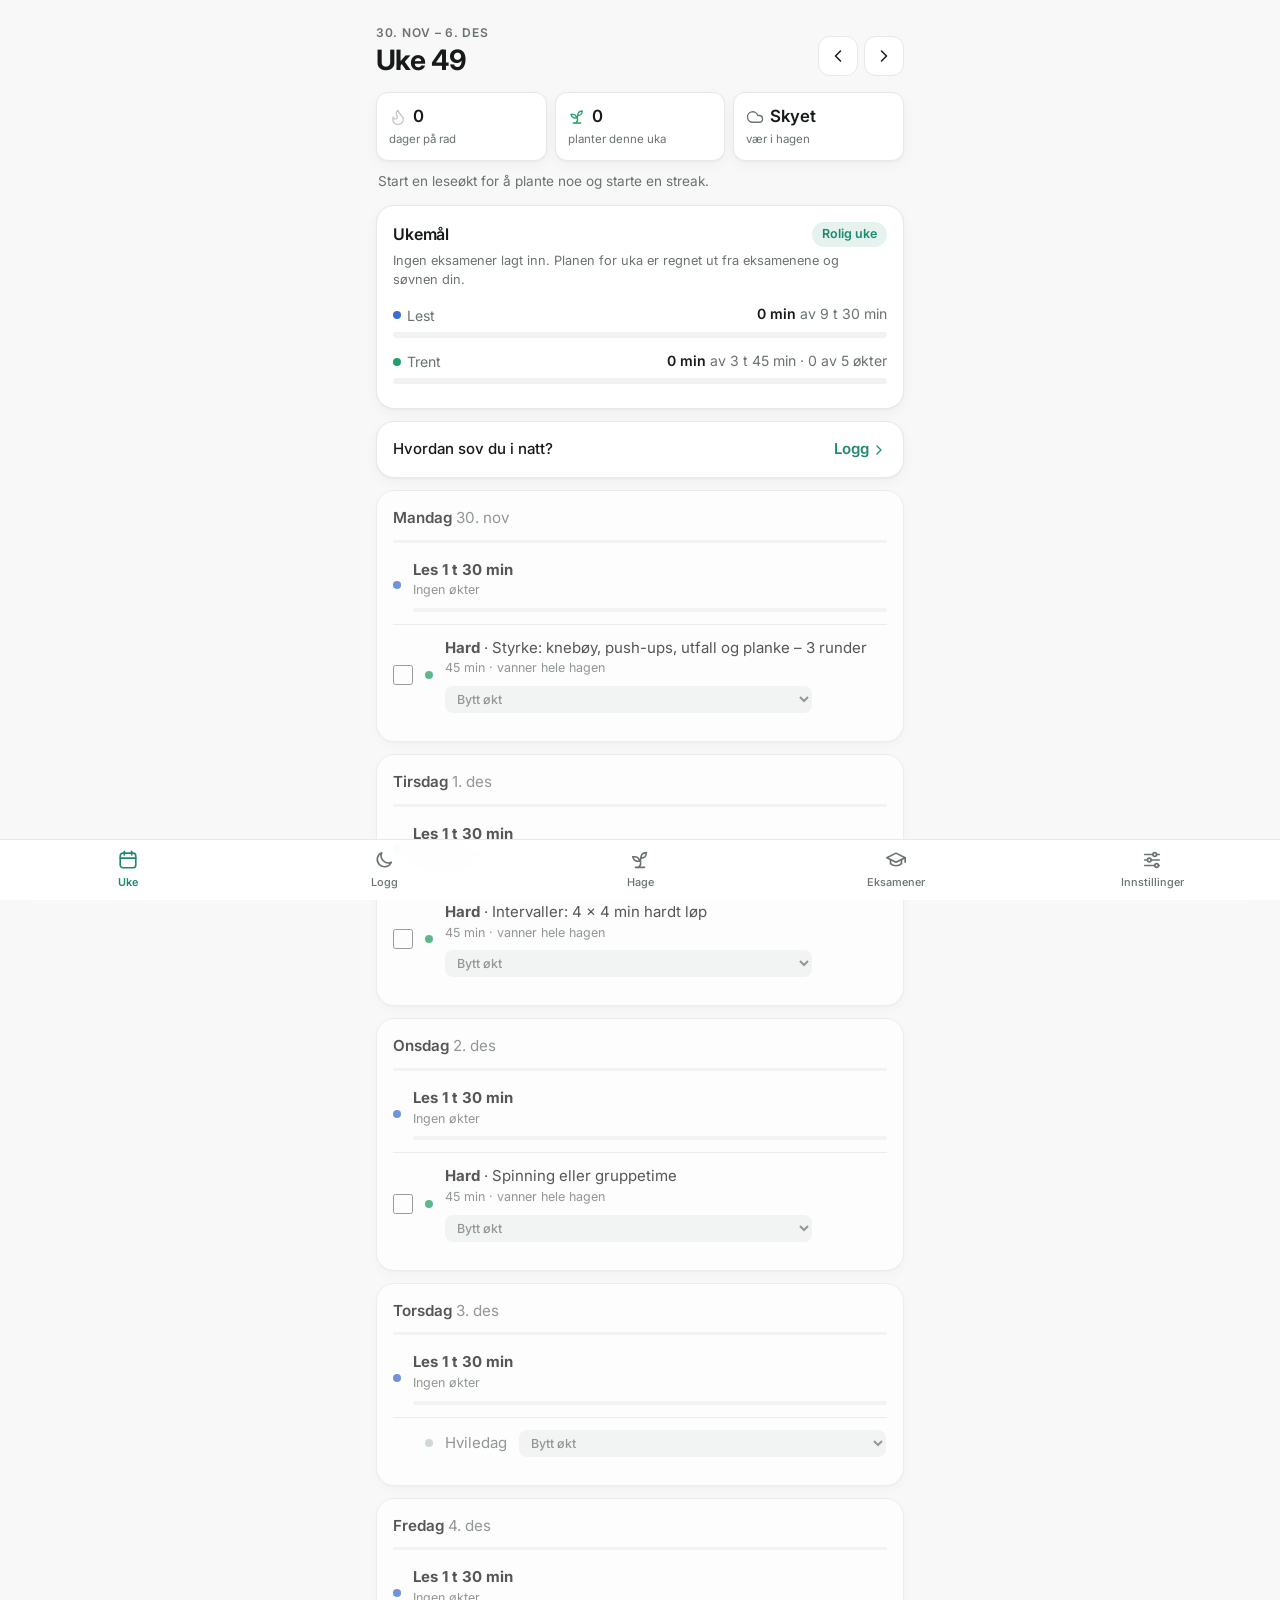
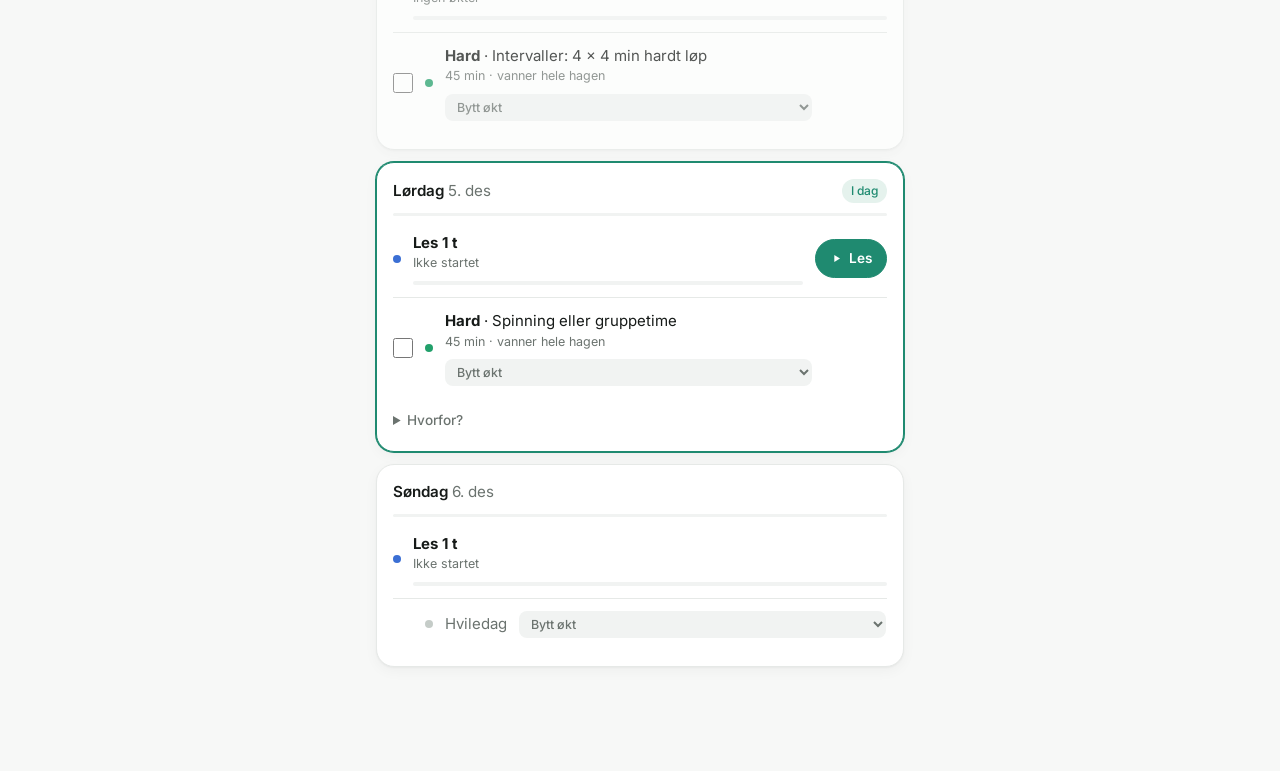
<file: versjon-4/index.html>
<!doctype html>
<html lang="no">
<head>
  <meta charset="utf-8">
  <meta name="viewport" content="width=device-width, initial-scale=1, viewport-fit=cover">
  <title>Balanse</title>
  <meta name="description" content="Ukeplan som balanserer lesing og trening ut fra eksamener, søvn og stress.">
  <meta name="theme-color" content="#f7f8f7">
  <script>
    // Sett valgt tema før siden tegnes, så det ikke blinker.
    try {
      var saved = JSON.parse(localStorage.getItem("balanse-v1") || "{}");
      if (saved.settings && saved.settings.theme && saved.settings.theme !== "mint") document.documentElement.dataset.theme = saved.settings.theme;
    } catch (e) {}
  </script>
  <meta name="apple-mobile-web-app-capable" content="yes">
  <meta name="mobile-web-app-capable" content="yes">
  <meta name="apple-mobile-web-app-status-bar-style" content="default">
  <meta name="apple-mobile-web-app-title" content="Balanse">
  <link rel="manifest" href="manifest.json">
  <link rel="icon" href="icon-192.png">
  <link rel="apple-touch-icon" href="icon-192.png">
  <link rel="preconnect" href="https://fonts.googleapis.com">
  <link rel="preconnect" href="https://fonts.gstatic.com" crossorigin>
  <link rel="stylesheet" href="https://fonts.googleapis.com/css2?family=Inter:wght@400;500;600;700&display=swap">
  <link rel="stylesheet" href="style.css">
</head>
<body>
  <main id="app">
    <!-- UKE -->
    <section id="view-week" class="view active" aria-label="Ukeplan">
      <header class="top">
        <div class="top-title">
          <p id="week-range" class="eyebrow"></p>
          <h1 id="week-title">Uke</h1>
        </div>
        <div class="week-nav">
          <button class="icon-btn" id="prev-week" aria-label="Forrige uke" data-icon="chevronLeft"></button>
          <button class="icon-btn" id="next-week" aria-label="Neste uke" data-icon="chevronRight"></button>
        </div>
      </header>
      <div id="streak-card"></div>
      <div id="week-summary" class="card summary"></div>
      <div id="log-prompt"></div>
      <div id="days"></div>
    </section>

    <!-- LOGG -->
    <section id="view-log" class="view" aria-label="Søvn og stress">
      <header class="top"><div class="top-title"><p class="eyebrow">Logg</p><h1>Søvn og stress</h1></div></header>
      <p class="lead">Planen og været i hagen justeres etter hvordan du har det.</p>
      <form id="log-form" class="card">
        <label class="field">Dato
          <input type="date" id="log-date" required>
        </label>
        <label class="field"><span class="field-row">Søvn i natt <strong id="sleep-out">7,5 t</strong></span>
          <input type="range" id="log-sleep" min="3" max="12" step="0.5" value="7.5">
        </label>
        <fieldset class="field">
          <legend>Stressnivå</legend>
          <div class="segmented" id="stress-group">
            <button type="button" data-v="1">1<small>Rolig</small></button>
            <button type="button" data-v="2">2</button>
            <button type="button" data-v="3" class="on">3</button>
            <button type="button" data-v="4">4</button>
            <button type="button" data-v="5">5<small>Mye</small></button>
          </div>
        </fieldset>
        <button type="submit" class="primary">Lagre</button>
        <p id="log-feedback" class="feedback" role="status"></p>
      </form>
      <div class="card">
        <h2>Siste 14 dager</h2>
        <div id="log-chart" class="chart"></div>
        <p class="muted small"><span class="key sleep"></span> Søvn (timer) &nbsp; <span class="key stress"></span> Stress (1–5)</p>
      </div>
    </section>

    <!-- HAGE -->
    <section id="view-garden" class="view" aria-label="Hagen din">
      <header class="top">
        <div class="top-title"><p class="eyebrow">Hage</p><h1>Hagen din</h1></div>
        <span id="weather-pill" class="pill"></span>
      </header>
      <p id="weather-text" class="lead"></p>
      <div id="garden-stats" class="garden-stats"></div>
      <div id="place-hint" class="place-hint" hidden></div>
      <div id="garden-grid" class="garden-grid"></div>
      <button class="primary start-big" data-open-focus><span data-icon="play"></span>Start leseøkt</button>

      <div class="card">
        <h2>Lager</h2>
        <div id="inventory" class="inventory"></div>
      </div>
      <div class="card">
        <h2>Pynt</h2>
        <p class="muted small">Låses opp etter hvor mange timer du har lest. Trykk «Plasser», og velg en ledig rute.</p>
        <div id="decor-list" class="decor-list"></div>
      </div>
      <div class="card">
        <h2>Frøkatalog</h2>
        <div id="catalog" class="catalog"></div>
      </div>
    </section>

    <!-- EKSAMENER -->
    <section id="view-exams" class="view" aria-label="Eksamener">
      <header class="top"><div class="top-title"><p class="eyebrow">Eksamener</p><h1>Eksamener</h1></div></header>
      <p class="lead">Lesetiden øker når eksamen nærmer seg.</p>
      <form id="exam-form" class="card">
        <label class="field">Fag
          <input type="text" id="exam-subject" placeholder="F.eks. Matematikk 1" maxlength="40" required>
        </label>
        <label class="field">Dato
          <input type="date" id="exam-date" required>
        </label>
        <button type="submit" class="primary">Legg til eksamen</button>
      </form>
      <ul id="exam-list" class="list"></ul>
    </section>

    <!-- INNSTILLINGER -->
    <section id="view-goals" class="view" aria-label="Innstillinger">
      <header class="top"><div class="top-title"><p class="eyebrow">Tilpass appen</p><h1>Innstillinger</h1></div></header>
      <p class="lead">Endre målene dine, treningsøktene, tema og data.</p>
      <form id="goals-form" class="card">
        <h2>Mål for uka</h2>
        <p class="muted small">Utgangspunktet for en vanlig, rolig uke. Appen justerer ut fra eksamener og søvn.</p>
        <label class="field"><span class="field-row">Treningsøkter per uke <strong id="sessions-out">4</strong></span>
          <input type="range" id="goal-sessions" min="1" max="7" step="1">
        </label>
        <label class="field"><span class="field-row">Minutter per økt <strong id="minutes-out">45</strong></span>
          <input type="range" id="goal-minutes" min="20" max="120" step="5">
        </label>
        <label class="field"><span class="field-row">Lesetid per dag i rolige uker <strong id="study-base-out">1 t 30 min</strong></span>
          <input type="range" id="goal-study-base" min="30" max="240" step="15">
        </label>
        <label class="field"><span class="field-row">Maks lesetid rett før eksamen <strong id="study-max-out">5 t</strong></span>
          <input type="range" id="goal-study-max" min="120" max="480" step="15">
        </label>
        <p class="muted small">Endringer lagres automatisk.</p>
      </form>
      <div class="card">
        <h2>Mine treningsøkter</h2>
        <p class="muted small">Appen velger fra listene dine hver dag, så du slipper å bestemme deg. Du kan alltid bytte økt i ukeplanen.</p>
        <div id="templates"></div>
      </div>
      <div class="card">
        <h2>Tema</h2>
        <div id="theme-picker" class="themes"></div>
      </div>
      <div class="card">
        <h2>Data</h2>
        <p class="muted small">Alt lagres bare på denne enheten.</p>
        <div class="row-buttons">
          <button type="button" id="demo-data">Last inn eksempeldata</button>
          <button type="button" id="reset-data" class="danger">Slett alt</button>
        </div>
      </div>
    </section>
  </main>

  <nav class="tabbar" aria-label="Hovedmeny">
    <button data-view="week" class="on"><span data-icon="calendar"></span>Uke</button>
    <button data-view="log"><span data-icon="moon"></span>Logg</button>
    <button data-view="garden"><span data-icon="sprout"></span>Hage</button>
    <button data-view="exams"><span data-icon="cap"></span>Eksamener</button>
    <button data-view="goals"><span data-icon="sliders"></span>Innstillinger</button>
  </nav>

  <!-- FOKUS-TIMER -->
  <div id="focus" class="focus" hidden>
    <div class="focus-inner">
      <div id="focus-pick">
        <button class="icon-btn focus-close" data-close-focus aria-label="Lukk" data-icon="x"></button>
        <h2>Hva vil du plante?</h2>
        <p class="muted center">Lengre økt i strekk gir en finere plante.</p>
        <div id="seed-list" class="seed-list"></div>
        <div id="exam-banner"></div>
        <label id="golden-wrap" class="golden-toggle" hidden>
          <input type="checkbox" id="use-golden">
          <span>Bruk gjødsel – planten blir gyllen <small id="gjodsel-count" class="muted"></small></span>
        </label>
        <button class="primary" id="start-focus">Start</button>
        <p class="muted small center">Skjermen holdes på mens du leser. Du kan gå ut av appen i inntil 2 minutter. Er du borte lenger, visner planten.</p>
      </div>

      <div id="focus-run" hidden>
        <div class="ring">
          <svg viewBox="0 0 200 200" aria-hidden="true">
            <circle class="ring-bg" cx="100" cy="100" r="90"></circle>
            <circle id="ring-fg" class="ring-fg" cx="100" cy="100" r="90"></circle>
          </svg>
          <span id="grow-plant" class="grow"></span>
        </div>
        <div id="countdown" class="countdown" role="timer">45:00</div>
        <p id="focus-label" class="muted center"></p>
        <button id="give-up" class="ghost">Gi opp</button>
      </div>

      <div id="focus-done" hidden>
        <div id="done-icon" class="done-icon"></div>
        <h2 id="done-title" class="center"></h2>
        <ul id="done-rewards" class="reward-list"></ul>
        <button class="primary" id="to-garden">Se hagen</button>
        <button id="close-done" class="ghost">Lukk</button>
      </div>
    </div>
  </div>

  <!-- Egen bekreftelse – nettleserens confirm() blokkeres i enkelte nettlesere og installerte apper -->
  <div id="dialog" class="dialog" hidden>
    <div class="dialog-box" role="alertdialog" aria-modal="true" aria-labelledby="dialog-text">
      <p id="dialog-text"></p>
      <div class="dialog-actions">
        <button type="button" id="dialog-cancel">Avbryt</button>
        <button type="button" id="dialog-ok" class="dialog-ok">OK</button>
      </div>
    </div>
  </div>

  <div id="toast" class="toast" role="status" aria-live="polite"></div>
  <div id="confetti" class="confetti" aria-hidden="true"></div>

  <script src="icons.js"></script>
  <script src="plan.js"></script>
  <script src="garden.js"></script>
  <script src="app.js"></script>
</body>
</html>
</file>
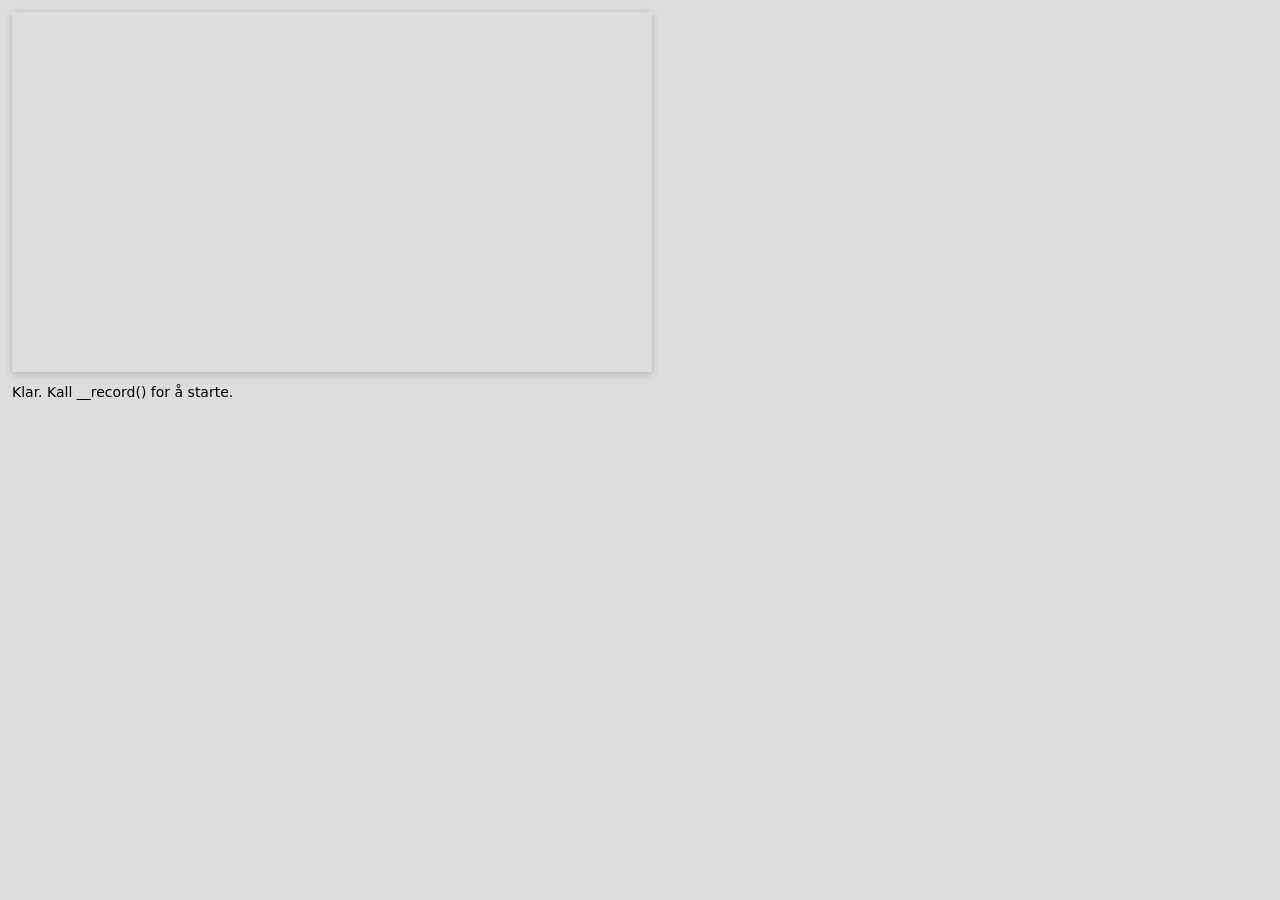
<file: dokumentasjon/demovideo/lag-video.html>
<!doctype html>
<html lang="no">
<head>
<meta charset="utf-8">
<title>Balanse – demovideo</title>
<style>
  body { margin: 0; background: #ddd; font: 14px system-ui, sans-serif; }
  canvas { display: block; width: 640px; height: 360px; margin: 12px; box-shadow: 0 2px 8px rgba(0,0,0,.2); }
  #status { margin: 0 12px; }
</style>
</head>
<body>
<canvas id="c" width="1280" height="720"></canvas>
<p id="status">Laster bilder…</p>
<script>
// Setter skjermbildene sammen til en video (WebM) med tekst ved siden av telefonen.
const W = 1280, H = 720;
const ACCENT = "#1f8a70", TEXT = "#161a18", MUTED = "#5f6a64";
const SCENES = [
  ["Planen for uka", "Frister vises øverst, og ukemålet viser hvor mye du har lest og trent av det som er planlagt."],
  ["Hva skal jeg lese i dag?", "Dagens lesetid fordeles på fagene ut fra vanskelighetsgrad og frister. Dagens oppgaver er en sjekkliste."],
  ["Fagene dine", "Hvert fag har vanskelighetsgrad, eksamensdato og obliger."],
  ["Obliger med påminnelser", "Frist, påminnelse, avkrysning når den er levert, og «Legg i kalender»."],
  ["Egen datovelger", "En liten kalender med prikker på dager som allerede har eksamen eller frist."],
  ["Les med timer", "Velg plante etter hvor lenge du vil lese i strekk, og hvilket fag du leser."],
  ["Planten gror mens du leser", "Skjermen holdes på. Du kan være borte fra appen i inntil 2 minutter."],
  ["45 minutter i strekk!", "Planten havner i hagen, og du kan vinne ting som streak-frys og pynt."],
  ["Gir du opp …", "… må du bekrefte det. Da teller ikke økta."],
  ["… visner planten", "Men den kan gjenopplives ved å lese like lenge som planten krevde."],
  ["Hagen din", "Grå planter er tørste. Været i hagen følger søvnloggen."],
  ["Trening vanner hele hagen", "Én treningsøkt, og alle tørste planter blomstrer."]
];
const HOLD = 3400, TITLE_HOLD = 3200, END_HOLD = 3200;

const c = document.getElementById("c");
const ctx = c.getContext("2d");
const status = (t) => { document.getElementById("status").textContent = t; };
const wait = (ms) => new Promise((r) => setTimeout(r, ms));

function loadImage(src) {
  return new Promise((resolve, reject) => {
    const img = new Image();
    img.onload = () => resolve(img);
    img.onerror = reject;
    img.src = src;
  });
}

function background() {
  const g = ctx.createLinearGradient(0, 0, W, H);
  g.addColorStop(0, "#f7f8f7");
  g.addColorStop(1, "#e2f1ea");
  ctx.fillStyle = g;
  ctx.fillRect(0, 0, W, H);
}

function roundRect(x, y, w, h, r) {
  ctx.beginPath();
  ctx.moveTo(x + r, y);
  ctx.arcTo(x + w, y, x + w, y + h, r);
  ctx.arcTo(x + w, y + h, x, y + h, r);
  ctx.arcTo(x, y + h, x, y, r);
  ctx.arcTo(x, y, x + w, y, r);
  ctx.closePath();
}

function wrap(text, x, y, maxWidth, lineHeight) {
  const words = text.split(" ");
  let line = "";
  for (const word of words) {
    const test = line ? `${line} ${word}` : word;
    if (ctx.measureText(test).width > maxWidth && line) {
      ctx.fillText(line, x, y);
      line = word;
      y += lineHeight;
    } else line = test;
  }
  ctx.fillText(line, x, y);
  return y; // y for siste linje
}

function phone(img) {
  const h = 650, w = Math.round(h * img.width / img.height);
  const x = 1280 - 140 - w, y = (H - h) / 2;
  ctx.save();
  ctx.shadowColor = "rgba(20, 40, 30, .25)";
  ctx.shadowBlur = 40;
  ctx.shadowOffsetY = 12;
  roundRect(x - 10, y - 10, w + 20, h + 20, 44);
  ctx.fillStyle = "#1b1f24";
  ctx.fill();
  ctx.restore();
  ctx.save();
  roundRect(x, y, w, h, 34);
  ctx.clip();
  ctx.drawImage(img, x, y, w, h);
  ctx.restore();
}

function scene(img, index, title, text) {
  background();
  phone(img);
  ctx.fillStyle = ACCENT;
  ctx.font = "600 22px system-ui, sans-serif";
  ctx.fillText(`${index} / ${SCENES.length}`, 110, 250);
  ctx.fillStyle = TEXT;
  ctx.font = "700 50px system-ui, sans-serif";
  const lastTitleY = wrap(title, 110, 320, 560, 60);
  ctx.fillStyle = MUTED;
  ctx.font = "400 27px system-ui, sans-serif";
  wrap(text, 110, lastTitleY + 62, 540, 40);
  // fremdriftslinje nederst
  ctx.fillStyle = "rgba(31, 138, 112, .15)";
  ctx.fillRect(110, 640, 540, 6);
  ctx.fillStyle = ACCENT;
  ctx.fillRect(110, 640, 540 * index / SCENES.length, 6);
}

function card(icon, title, lines) {
  background();
  if (icon) {
    ctx.save();
    roundRect(W / 2 - 60, 170, 120, 120, 28);
    ctx.clip();
    ctx.drawImage(icon, W / 2 - 60, 170, 120, 120);
    ctx.restore();
  }
  ctx.textAlign = "center";
  ctx.fillStyle = TEXT;
  ctx.font = "700 72px system-ui, sans-serif";
  ctx.fillText(title, W / 2, 380);
  ctx.fillStyle = MUTED;
  ctx.font = "400 30px system-ui, sans-serif";
  lines.forEach((l, i) => ctx.fillText(l, W / 2, 440 + i * 46));
  ctx.textAlign = "left";
}

// ---------- Minimal WebM-pakker (EBML/Matroska) ----------
// Videobildene kodes med WebCodecs (VP8) med faste tidsstempler, så videoen blir riktig
// selv om nettleservinduet ikke tegnes mens den lages.
const enc = new TextEncoder();
function sizeBytes(n) {
  let len = 1;
  while (n >= 2 ** (7 * len) - 1) len++;
  const out = new Uint8Array(len);
  let v = n;
  for (let i = len - 1; i >= 0; i--) { out[i] = v & 0xff; v = Math.floor(v / 256); }
  out[0] |= 1 << (8 - len);
  return out;
}
function uintBytes(n) {
  const out = [];
  do { out.unshift(n & 0xff); n = Math.floor(n / 256); } while (n > 0);
  return new Uint8Array(out);
}
function idBytes(id) { return uintBytes(id); }
function concat(parts) {
  const len = parts.reduce((s, p) => s + p.length, 0);
  const out = new Uint8Array(len);
  let o = 0;
  for (const p of parts) { out.set(p, o); o += p.length; }
  return out;
}
function el(id, data) {
  const body = data instanceof Uint8Array ? data : concat(data);
  return concat([idBytes(id), sizeBytes(body.length), body]);
}
const u = (id, n) => el(id, uintBytes(n));
const s = (id, str) => el(id, enc.encode(str));
function f64(id, x) { const b = new Uint8Array(8); new DataView(b.buffer).setFloat64(0, x); return el(id, b); }

function buildWebM(chunks, width, height, durationMs) {
  const header = el(0x1A45DFA3, [u(0x4286, 1), u(0x42F7, 1), u(0x42F2, 4), u(0x42F3, 8), s(0x4282, "webm"), u(0x4287, 2), u(0x4285, 2)]);
  const info = el(0x1549A966, [u(0x2AD7B1, 1000000), f64(0x4489, durationMs), s(0x4D80, "Balanse"), s(0x5741, "Balanse")]);
  const tracks = el(0x1654AE6B, [el(0xAE, [u(0xD7, 1), u(0x73C5, 1), u(0x83, 1), s(0x86, "V_VP8"), el(0xE0, [u(0xB0, width), u(0xBA, height)])])]);
  // Ny cluster ved hvert nøkkelbilde
  const clusters = [];
  let current = null;
  for (const ch of chunks) {
    const ms = Math.round(ch.timestamp / 1000);
    if (!current || ch.key) {
      if (current) clusters.push(el(0x1F43B675, current.parts));
      current = { start: ms, parts: [u(0xE7, ms)] };
    }
    const rel = ms - current.start;
    const head = new Uint8Array([0x81, (rel >> 8) & 0xff, rel & 0xff, ch.key ? 0x80 : 0x00]);
    current.parts.push(el(0xA3, concat([head, ch.data])));
  }
  if (current) clusters.push(el(0x1F43B675, current.parts));
  const segment = el(0x18538067, [info, tracks, ...clusters]);
  return new Blob([header, segment], { type: "video/webm" });
}

async function record() {
  const icon = await loadImage("icon.png");
  const imgs = [];
  for (let i = 1; i <= SCENES.length; i++) imgs.push(await loadImage(`frames/${String(i).padStart(2, "0")}.jpg`));

  const FPS = 10;
  const chunks = [];
  const encoder = new VideoEncoder({
    output: (chunk) => {
      const data = new Uint8Array(chunk.byteLength);
      chunk.copyTo(data);
      chunks.push({ timestamp: chunk.timestamp, key: chunk.type === "key", data });
    },
    error: (e) => { window.__error = String(e); }
  });
  encoder.configure({ codec: "vp8", width: W, height: H, bitrate: 1_500_000, framerate: FPS });

  let frameNo = 0;
  async function hold(ms) {
    const n = Math.round((ms / 1000) * FPS);
    for (let i = 0; i < n; i++) {
      const frame = new VideoFrame(c, { timestamp: Math.round((frameNo * 1e6) / FPS), duration: Math.round(1e6 / FPS) });
      encoder.encode(frame, { keyFrame: i === 0 || frameNo % (FPS * 2) === 0 });
      frame.close();
      frameNo++;
      if (encoder.encodeQueueSize > 8) await wait(10);
    }
  }

  status("Lager video: tittel");
  card(icon, "Balanse", ["Studie og trening i én ukeplan", "Laget med vibe coding i Claude Code"]);
  await hold(TITLE_HOLD);
  for (let i = 0; i < SCENES.length; i++) {
    status(`Lager video: ${i + 1} / ${SCENES.length}`);
    scene(imgs[i], i + 1, SCENES[i][0], SCENES[i][1]);
    await hold(HOLD);
  }
  card(icon, "Balanse", ["Les med timer. Tren for å vanne hagen.", "Laget med vibe coding i Claude Code"]);
  await hold(END_HOLD);
  await encoder.flush();
  encoder.close();
  window.__chunks = chunks; // til kontroll av innholdet
  const type = "video/webm (VP8, WebCodecs)";

  const blob = buildWebM(chunks, W, H, (frameNo * 1000) / FPS);
  status(`Laster opp ${(blob.size / 1e6).toFixed(1)} MB …`);
  const res = await fetch("/upload", { method: "POST", body: blob });
  const msg = await res.text();
  status(`Ferdig: ${msg}`);
  window.__result = { size: blob.size, type, msg };
  return window.__result;
}

window.__record = record;
status("Klar. Kall __record() for å starte.");
</script>
</body>
</html>
</file>
<file: style.css>
/* ---------- Temaer ---------- */
/* Standard: "Mint" – lyst, rolig og nøytralt */
:root {
  --bg: #f7f8f7;
  --surface: #ffffff;
  --surface-2: #f1f3f2;
  --text: #161a18;
  --muted: #6b736f;
  --border: #e6e9e7;
  --accent: #1f8a70;
  --accent-soft: #e5f2ed;
  --on-accent: #ffffff;
  --study: #3b6fd4;
  --train: #22a06b;
  --rest: #c5ccc8;
  --exam: #d4572f;
  --exam-soft: #fcebe5;
  --mid: #b07a12;
  --mid-soft: #fbf2de;
  --flame: #f07c1b;
  --tile: #edf5f0;
  --tile-empty: #f4f5f4;
  --radius: 18px;
  --shadow: 0 1px 2px rgba(20, 30, 25, .04), 0 4px 14px rgba(20, 30, 25, .04);
  color-scheme: light;
}

:root[data-theme="fersken"] {
  --bg: #faf7f5;
  --surface-2: #f5efeb;
  --border: #eee5df;
  --muted: #776b64;
  --accent: #e0684b;
  --accent-soft: #fbe9e3;
  --tile: #fbf0ea;
  --tile-empty: #f7f3f0;
}

:root[data-theme="lavendel"] {
  --bg: #f8f7fb;
  --surface-2: #f1eff7;
  --border: #e7e4f1;
  --muted: #6e6a7d;
  --accent: #6d5bd0;
  --accent-soft: #edeafb;
  --tile: #f0eefa;
  --tile-empty: #f5f4f9;
}

:root[data-theme="hav"] {
  --bg: #f5f8fa;
  --surface-2: #edf2f6;
  --border: #e1e8ee;
  --muted: #647280;
  --accent: #2472b8;
  --accent-soft: #e3eef8;
  --tile: #e9f2f9;
  --tile-empty: #f2f5f8;
}

:root[data-theme="natt"] {
  --bg: #121417;
  --surface: #1b1e22;
  --surface-2: #23272c;
  --text: #eceff2;
  --muted: #959ea8;
  --border: #2b3036;
  --accent: #6cc4a4;
  --accent-soft: #1d3530;
  --on-accent: #0d1a16;
  --study: #8fb1f5;
  --train: #5fd39b;
  --rest: #4e5660;
  --exam: #f39373;
  --exam-soft: #3a231c;
  --mid: #e6b45c;
  --mid-soft: #342b17;
  --flame: #ffa24c;
  --tile: #1f2a26;
  --tile-empty: #1e2125;
  --shadow: none;
  color-scheme: dark;
}

* { box-sizing: border-box; }

html, body { margin: 0; }

body {
  background: var(--bg);
  color: var(--text);
  font: 15px/1.5 Inter, system-ui, -apple-system, "Segoe UI", Roboto, sans-serif;
  -webkit-font-smoothing: antialiased;
  -webkit-tap-highlight-color: transparent;
}

#app {
  max-width: 560px;
  margin: 0 auto;
  padding: calc(env(safe-area-inset-top) + 8px) 16px calc(env(safe-area-inset-bottom) + 92px);
}

.view { display: none; }
.view.active { display: block; }

h1 { font-size: 1.75rem; line-height: 1.15; letter-spacing: -.02em; margin: 0; font-weight: 700; }
h2 { font-size: 1rem; letter-spacing: -.01em; margin: 0 0 12px; font-weight: 600; }
h3 { font-size: .95rem; margin: 0; font-weight: 600; }
.muted { color: var(--muted); font-weight: normal; }
.small { font-size: .8rem; }
.center { text-align: center; }
.lead { color: var(--muted); margin: -6px 0 16px; font-size: .92rem; }

/* ---------- Ikoner ---------- */
.ico { width: 20px; height: 20px; flex: none; display: block; }
/* min-width/max-width: Safari gir ellers SVG-er en innebygd bredde på 300 px, som presser rutenett ut av skjermen */
.art { width: 100%; height: 100%; min-width: 0; max-width: 100%; display: block; }
.art.mini { width: 18px; height: 18px; display: inline-block; vertical-align: -4px; }

/* ---------- Topp ---------- */
.top {
  display: flex;
  align-items: flex-end;
  gap: 12px;
  padding: 16px 0 16px;
}
.top-title { flex: 1; }
.eyebrow {
  margin: 0 0 2px;
  font-size: .75rem;
  font-weight: 600;
  letter-spacing: .06em;
  text-transform: uppercase;
  color: var(--muted);
}
.week-nav { display: flex; gap: 6px; }

/* ---------- Knapper ---------- */
button {
  font: inherit;
  color: inherit;
  cursor: pointer;
  border: 1px solid var(--border);
  background: var(--surface);
  border-radius: 12px;
  padding: 10px 14px;
}
button:active { transform: scale(.98); }
button:disabled { opacity: .45; cursor: not-allowed; transform: none; }

.icon-btn {
  width: 40px;
  height: 40px;
  padding: 0;
  display: grid;
  place-items: center;
  border-radius: 12px;
}
.icon-btn.tiny { width: 30px; height: 30px; border-radius: 9px; border-color: transparent; background: var(--surface-2); flex: none; }
.icon-btn.tiny .ico { width: 15px; height: 15px; }

.primary {
  width: 100%;
  background: var(--accent);
  border-color: var(--accent);
  color: var(--on-accent);
  font-weight: 600;
  padding: 13px;
  display: flex;
  align-items: center;
  justify-content: center;
  gap: 8px;
}
.primary .ico { width: 16px; height: 16px; }
.small-btn { padding: 6px 12px; font-size: .82rem; border-radius: 10px; }
.ghost { background: transparent; border-color: transparent; color: var(--muted); }
.danger { color: var(--exam); }

/* ---------- Kort ---------- */
.card {
  background: var(--surface);
  border: 1px solid var(--border);
  border-radius: var(--radius);
  padding: 16px;
  margin-bottom: 12px;
  box-shadow: var(--shadow);
}

/* ---------- Nøkkeltall ---------- */
.stat-row { display: grid; grid-template-columns: repeat(3, minmax(0, 1fr)); gap: 8px; }
.stat {
  display: flex;
  flex-direction: column;
  align-items: flex-start;
  gap: 2px;
  padding: 11px 12px;
  text-align: left;
  box-shadow: var(--shadow);
}
.stat-top { display: flex; align-items: center; gap: 6px; }
.stat strong { color: var(--text); font-size: 1.05rem; font-weight: 600; letter-spacing: -.01em; }
.stat small { color: var(--muted); font-size: .72rem; white-space: nowrap; }
.stat-ico { display: grid; place-items: center; }
.stat-ico .ico { width: 18px; height: 18px; }
.stat-ico.flame { color: var(--flame); }
.stat-ico.flame.off { color: var(--rest); }
.stat-ico.leaf { color: var(--train); }
.w-sun { color: #e8a317; }
.w-cloud { color: var(--muted); }
.w-rain { color: var(--study); }
.hint { margin: 10px 2px 14px; font-size: .85rem; color: var(--muted); }

/* ---------- Oppsummering ---------- */
.summary-head { display: flex; align-items: center; justify-content: space-between; }
.summary-head h2 { margin: 0; }
.summary-why { margin: 4px 0 14px; }
.goal + .goal { margin-top: 12px; }
.goal-top { display: flex; justify-content: space-between; align-items: baseline; gap: 8px; font-size: .88rem; margin-bottom: 6px; }
.goal-top > span:first-child { display: flex; align-items: center; gap: 6px; color: var(--muted); }
.goal-top > span:last-child { text-align: right; }
.goal-top strong { font-weight: 600; }
.progress.train span { background: var(--train); }
.summary .stats {
  display: grid;
  grid-template-columns: repeat(3, minmax(0, 1fr));
  gap: 8px;
  margin: 14px 0;
}
.summary .stats div { display: flex; flex-direction: column; gap: 2px; }
.summary .stats strong { font-size: 1.05rem; font-weight: 600; letter-spacing: -.01em; }
.summary .stats small { color: var(--muted); display: flex; align-items: center; gap: 6px; }

.badge {
  display: inline-block;
  padding: 3px 10px;
  border-radius: 999px;
  font-size: .78rem;
  font-weight: 600;
}
.badge.calm { background: var(--accent-soft); color: var(--accent); }
.badge.mid { background: var(--mid-soft); color: var(--mid); }
.badge.high { background: var(--exam-soft); color: var(--exam); }

.progress {
  height: 6px;
  background: var(--surface-2);
  border-radius: 999px;
  overflow: hidden;
  margin-bottom: 8px;
}
.progress span { display: block; height: 100%; background: var(--study); border-radius: 999px; transition: width .4s; }

.prompt {
  display: flex;
  width: 100%;
  align-items: center;
  justify-content: space-between;
  text-align: left;
  font-weight: 500;
}
.prompt-go { display: flex; align-items: center; gap: 2px; color: var(--accent); font-weight: 600; }
.prompt-go .ico { width: 16px; height: 16px; }

/* ---------- Dager ---------- */
.day.today { border-color: var(--accent); box-shadow: 0 0 0 1px var(--accent), var(--shadow); }
.day.past { opacity: .72; }
.day-head { display: flex; align-items: center; gap: 8px; flex-wrap: wrap; }
.day-head h3 { margin-right: auto; }

.chip {
  font-size: .75rem;
  font-weight: 500;
  padding: 3px 9px;
  border-radius: 999px;
  background: var(--accent-soft);
  color: var(--accent);
  white-space: nowrap;
}
.chip.exam { background: var(--exam-soft); color: var(--exam); font-weight: 600; }

.pressure {
  height: 3px;
  background: var(--surface-2);
  border-radius: 999px;
  margin: 10px 0 4px;
  overflow: hidden;
}
.pressure span { display: block; height: 100%; background: linear-gradient(90deg, var(--mid), var(--exam)); }

.task {
  display: flex;
  align-items: center;
  gap: 12px;
  padding: 12px 0;
  border-bottom: 1px solid var(--border);
  min-height: 44px;
}
.task:last-of-type { border-bottom: none; }
.task input { width: 20px; height: 20px; accent-color: var(--accent); margin: 0; flex: none; cursor: pointer; }
.task.rest { color: var(--muted); padding-left: 32px; }
.task-text { flex: 1; min-width: 0; }
.task-text small { display: flex; align-items: center; gap: 6px; color: var(--muted); }
.task.checked .task-text > strong { text-decoration: line-through; color: var(--muted); }
.minis { display: inline-flex; gap: 1px; }

.dot {
  width: 8px;
  height: 8px;
  border-radius: 50%;
  flex: none;
  display: inline-block;
}
.dot.study { background: var(--study); }
.dot.train { background: var(--train); }
.dot.rest { background: var(--rest); }

.mini-progress {
  display: block;
  height: 4px;
  margin-top: 8px;
  background: var(--surface-2);
  border-radius: 999px;
  overflow: hidden;
}
.mini-progress span { display: block; height: 100%; background: var(--study); border-radius: 999px; }
.study-task.complete .task-text > strong { color: var(--accent); }
.start-btn {
  display: flex;
  align-items: center;
  gap: 6px;
  background: var(--accent);
  border-color: var(--accent);
  color: var(--on-accent);
  font-weight: 600;
  font-size: .85rem;
  padding: 8px 14px;
  border-radius: 999px;
  flex: none;
}
.start-btn .ico { width: 13px; height: 13px; }
.check-badge { color: var(--accent); }

.swap {
  display: block;
  margin-top: 8px;
  font: inherit;
  font-size: .78rem;
  font-weight: 500;
  color: var(--muted);
  background: var(--surface-2);
  border: none;
  border-radius: 8px;
  padding: 5px 8px;
  width: auto;
  max-width: 100%;
}
.task.rest .swap { display: inline-block; margin: 0 0 0 8px; }

.tip {
  display: flex;
  gap: 8px;
  align-items: flex-start;
  margin: 10px 0 0;
  font-size: .85rem;
  padding: 9px 11px;
  border-radius: 12px;
  background: var(--mid-soft);
  color: var(--text);
}
.tip .ico { width: 16px; height: 16px; color: var(--mid); margin-top: 2px; }

details { margin-top: 8px; font-size: .85rem; }
summary { color: var(--muted); cursor: pointer; padding: 4px 0; font-weight: 500; }
details ul { margin: 6px 0 0; padding-left: 18px; color: var(--muted); }

/* ---------- Fokus-timer ---------- */
body.focus-open { overflow: hidden; }
.focus {
  position: fixed;
  inset: 0;
  z-index: 15;
  background: var(--bg);
  overflow-y: auto;
}
.focus[hidden] { display: none; }
.focus-inner {
  max-width: 460px;
  margin: 0 auto;
  padding: calc(env(safe-area-inset-top) + 24px) 16px calc(env(safe-area-inset-bottom) + 24px);
  min-height: 100%;
  display: flex;
  flex-direction: column;
  justify-content: center;
}
.focus-inner > div { display: flex; flex-direction: column; gap: 12px; }
.focus-inner > div[hidden] { display: none; }
.focus h2 { font-size: 1.4rem; letter-spacing: -.02em; margin: 0; text-align: center; }
.focus-inner p { margin: 0; }
.focus-close { align-self: flex-end; }

.seed-list { display: grid; grid-template-columns: repeat(3, minmax(0, 1fr)); gap: 8px; margin-top: 6px; }
.seed {
  display: flex;
  flex-direction: column;
  align-items: center;
  gap: 2px;
  padding: 12px 4px 10px;
  background: var(--surface);
}
.seed-art { width: 44px; height: 44px; margin-bottom: 4px; }
.seed strong { font-size: .85rem; font-weight: 600; }
.seed small { color: var(--muted); font-size: .75rem; }
.seed.on { border-color: var(--accent); box-shadow: 0 0 0 1px var(--accent); background: var(--accent-soft); }

.golden-toggle {
  display: flex;
  gap: 10px;
  align-items: center;
  background: var(--surface);
  border: 1px solid var(--border);
  border-radius: 12px;
  padding: 12px;
  font-size: .9rem;
}
.golden-toggle[hidden] { display: none; }
.golden-toggle input { width: 20px; height: 20px; accent-color: var(--accent); }

.ring { position: relative; width: 240px; height: 240px; margin: 0 auto; }
.ring > svg { width: 100%; height: 100%; transform: rotate(-90deg); }
.ring > svg circle { fill: none; stroke-width: 6; }
.ring-bg { stroke: var(--surface-2); }
.ring-fg { stroke: var(--accent); stroke-linecap: round; transition: stroke-dashoffset 1s linear; }
.grow {
  position: absolute;
  inset: 60px;
  transition: transform 1s linear;
}
.golden { filter: drop-shadow(0 0 6px rgba(240, 190, 40, .8)); }
.countdown {
  font-size: 3.4rem;
  font-weight: 600;
  letter-spacing: -.03em;
  text-align: center;
  font-variant-numeric: tabular-nums;
}
.done-icon { width: 120px; height: 120px; margin: 0 auto; animation: pop .6s ease-out; }
@keyframes pop { from { transform: scale(.4); } 70% { transform: scale(1.08); } to { transform: scale(1); } }
.reward-list { list-style: none; padding: 0; margin: 0; display: flex; flex-direction: column; gap: 8px; }
.reward-list li {
  display: flex;
  align-items: center;
  gap: 12px;
  background: var(--surface);
  border: 1px solid var(--border);
  border-radius: 14px;
  padding: 10px 12px;
  font-size: .9rem;
}
.reward-ico { width: 32px; height: 32px; flex: none; display: grid; place-items: center; color: var(--accent); }
.reward-ico .ico { width: 20px; height: 20px; }

/* ---------- Hage ---------- */
.pill {
  display: inline-flex;
  align-items: center;
  gap: 6px;
  padding: 6px 12px;
  border-radius: 999px;
  background: var(--surface);
  border: 1px solid var(--border);
  font-size: .82rem;
  font-weight: 500;
}
.pill .ico { width: 16px; height: 16px; }

.garden-stats { display: grid; grid-template-columns: repeat(3, minmax(0, 1fr)); gap: 8px; margin-bottom: 12px; }
.garden-stats div { display: flex; flex-direction: column; }
.garden-stats strong { font-size: 1.05rem; font-weight: 600; }
.garden-stats small { color: var(--muted); font-size: .78rem; }
.place-hint {
  background: var(--accent-soft);
  color: var(--accent);
  border-radius: 12px;
  padding: 8px 8px 8px 12px;
  margin-bottom: 10px;
  font-size: .88rem;
  font-weight: 500;
  display: flex;
  align-items: center;
  justify-content: space-between;
  gap: 8px;
}
.place-hint[hidden] { display: none; }
.garden-grid {
  display: grid;
  grid-template-columns: repeat(5, minmax(0, 1fr));
  gap: 6px;
  padding: 8px;
  border-radius: var(--radius);
  background: var(--surface);
  border: 1px solid var(--border);
  box-shadow: var(--shadow);
  margin-bottom: 12px;
}
.tile {
  aspect-ratio: 1;
  min-width: 0;
  overflow: hidden;
  border: none;
  border-radius: 12px;
  padding: 6px;
  background: var(--tile);
}
/* Eldre Safari uten aspect-ratio: hold rutene kvadratiske med fast høyde */
@supports not (aspect-ratio: 1) {
  .tile { height: 17vw; max-height: 96px; }
}
.tile.empty { background: var(--tile-empty); }
.tile.empty.target { outline: 1.5px dashed var(--accent); outline-offset: -3px; }
.tile.thirsty .art { filter: saturate(.15); opacity: .55; }
.tile.withered { background: var(--surface-2); }
.tile.bloomed .art { animation: sway 4s ease-in-out infinite; transform-origin: 50% 90%; }
.tile.golden { background: #fdf3d3; box-shadow: inset 0 0 0 1.5px #ecc75a; }
:root[data-theme="natt"] .tile.golden { background: #3a3220; }
@keyframes sway { 50% { transform: rotate(-3deg); } }
@media (prefers-reduced-motion: reduce) { .tile.bloomed .art { animation: none; } }
.start-big { margin-bottom: 12px; }

.inventory, .decor-list { display: flex; flex-direction: column; gap: 12px; }
.inv, .decor-item { display: flex; align-items: center; gap: 12px; }
.inv strong { font-size: 1.1rem; min-width: 18px; text-align: center; font-weight: 600; }
.inv-ico {
  width: 38px;
  height: 38px;
  border-radius: 11px;
  display: grid;
  place-items: center;
  flex: none;
  background: var(--surface-2);
}
.inv-ico.water { color: #3b9ad9; }
.inv-ico.gold { color: #d4a017; }
.inv-ico.ice { color: #5aa7c8; }
.inv-text, .decor-text { flex: 1; display: flex; flex-direction: column; }
.inv-text b { font-weight: 600; font-size: .9rem; }
.inv-text small, .decor-item small { color: var(--muted); font-size: .78rem; line-height: 1.35; }
.decor-art { width: 38px; height: 38px; flex: none; }
.decor-item.locked .decor-art { filter: grayscale(1); opacity: .3; }

.catalog { display: grid; grid-template-columns: repeat(3, minmax(0, 1fr)); gap: 8px; }
.cat {
  text-align: center;
  padding: 12px 6px 10px;
  border-radius: 14px;
  background: var(--surface-2);
}
.cat .art { width: 44px; height: 44px; margin: 0 auto 4px; }
.cat strong { display: block; font-size: .8rem; font-weight: 600; }
.cat small { display: block; font-size: .72rem; color: var(--muted); line-height: 1.3; margin-top: 2px; }
.cat.locked .art { filter: grayscale(1) brightness(0); opacity: .12; }
.cat.earned { background: var(--tile); }

/* ---------- Treningsmaler ---------- */
.tpl-group + .tpl-group { margin-top: 18px; }
.tpl-group h3 { margin-bottom: 6px; }
.tpl-list { list-style: none; margin: 0 0 8px; padding: 0; }
.tpl-list li {
  display: flex;
  align-items: center;
  justify-content: space-between;
  gap: 8px;
  padding: 7px 0;
  border-bottom: 1px solid var(--border);
  font-size: .9rem;
}
.tpl-add { display: flex; gap: 6px; }
.tpl-add input {
  flex: 1;
  min-width: 0;
  padding: 8px 10px;
  font: inherit;
  font-size: .88rem;
  color: inherit;
  background: var(--surface-2);
  border: 1px solid transparent;
  border-radius: 10px;
}

/* ---------- Temavelger ---------- */
.themes { display: grid; grid-template-columns: repeat(5, minmax(0, 1fr)); gap: 8px; }
.theme-btn {
  padding: 10px 0 8px;
  display: flex;
  flex-direction: column;
  align-items: center;
  gap: 6px;
  font-size: .72rem;
}
.theme-btn .sw { width: 26px; height: 26px; border-radius: 50%; box-shadow: inset 0 0 0 1px rgba(0, 0, 0, .08); }
.theme-btn.on { border-color: var(--accent); box-shadow: 0 0 0 1px var(--accent); font-weight: 600; }

/* ---------- Skjema ---------- */
.field {
  display: block;
  margin-bottom: 18px;
  border: none;
  padding: 0;
  font-size: .9rem;
  font-weight: 500;
}
.field-row { display: flex; justify-content: space-between; }
.field legend { padding: 0; margin-bottom: 8px; }
.field input[type=text], .field input[type=date] {
  display: block;
  width: 100%;
  margin-top: 6px;
  padding: 11px 12px;
  font: inherit;
  font-weight: 400;
  color: inherit;
  background: var(--surface-2);
  border: 1px solid transparent;
  border-radius: 12px;
}
.field input:focus, .tpl-add input:focus { outline: 2px solid var(--accent); outline-offset: -1px; }
input[type=range] { display: block; width: 100%; margin-top: 10px; accent-color: var(--accent); }

.segmented { display: grid; grid-template-columns: repeat(5, minmax(0, 1fr)); gap: 6px; }
.segmented button { padding: 9px 0; display: flex; flex-direction: column; align-items: center; font-weight: 600; }
.segmented small { font-size: .62rem; font-weight: 500; color: var(--muted); }
.segmented button.on { background: var(--accent); border-color: var(--accent); color: var(--on-accent); }
.segmented button.on small { color: inherit; }

.feedback { margin: 10px 0 0; color: var(--accent); font-size: .88rem; min-height: 1em; }
.row-buttons { display: flex; gap: 8px; flex-wrap: wrap; }

/* ---------- Logg-graf ---------- */
.chart { display: flex; align-items: flex-end; gap: 4px; height: 130px; }
.bar-col { flex: 1; display: flex; flex-direction: column; align-items: center; height: 100%; }
.bars { flex: 1; width: 100%; display: flex; align-items: flex-end; justify-content: center; gap: 2px; }
.bar { width: 38%; border-radius: 3px; min-height: 0; }
.bar.sleep { background: var(--study); }
.bar.stress { background: var(--exam); opacity: .8; }
.bar-col small { font-size: .62rem; color: var(--muted); margin-top: 4px; }
.key { display: inline-block; width: 8px; height: 8px; border-radius: 2px; vertical-align: middle; margin-right: 2px; }
.key.sleep { background: var(--study); }
.key.stress { background: var(--exam); }

/* ---------- Eksamensliste ---------- */
.list { list-style: none; margin: 0; padding: 0; }
.exam-item { display: flex; align-items: center; gap: 10px; }
.exam-item > div { flex: 1; display: flex; flex-direction: column; }
.exam-item.past { opacity: .55; }
.empty { color: var(--muted); text-align: center; }

/* ---------- Frister (påminnelser) ---------- */
.reminders h2 { display: flex; align-items: center; gap: 8px; }
.h-ico { color: var(--exam); display: grid; }
.h-ico .ico { width: 18px; height: 18px; }
.reminder {
  display: flex;
  align-items: center;
  gap: 8px;
  padding: 10px 0;
  border-top: 1px solid var(--border);
}
.reminder-text {
  flex: 1;
  min-width: 0;
  display: flex;
  flex-direction: column;
  align-items: flex-start;
  text-align: left;
  padding: 0;
  border: none;
  background: none;
}
.reminder-text strong { font-weight: 600; font-size: .92rem; }
.reminder-text small { color: var(--muted); font-size: .78rem; }
.reminder.late .chip { background: var(--exam); color: #fff; }
.reminder input { width: 20px; height: 20px; accent-color: var(--accent); flex: none; margin: 0; cursor: pointer; }
.reminder-hint { margin: 8px 0 0; }

/* ---------- Forslag til fag og dagens oppgaver ---------- */
.study-task.has-suggest { border-bottom: none; padding-bottom: 2px; }
.suggest-wrap { padding: 0 0 12px 20px; border-bottom: 1px solid var(--border); }
.suggest { list-style: none; margin: 6px 0 0; padding: 0; display: flex; flex-direction: column; gap: 6px; }
.suggest li {
  display: flex;
  align-items: center;
  gap: 8px;
  padding: 8px 10px;
  border-radius: 12px;
  background: var(--surface-2);
}
.suggest-text { flex: 1; min-width: 0; font-size: .88rem; }
.suggest-text small { display: block; color: var(--muted); font-size: .76rem; }
.link-btn {
  display: flex;
  align-items: center;
  gap: 4px;
  margin-top: 10px;
  padding: 0;
  border: none;
  background: none;
  color: var(--accent);
  font-size: .85rem;
  font-weight: 500;
  text-align: left;
}
.link-btn .ico { width: 15px; height: 15px; }

.tasks { padding: 12px 0; border-bottom: 1px solid var(--border); }
.tasks-title { margin: 0 0 6px; font-size: .8rem; font-weight: 600; color: var(--muted); text-transform: uppercase; letter-spacing: .05em; }
.task-list { list-style: none; margin: 0; padding: 0; }
.task-list li { display: flex; align-items: center; gap: 10px; padding: 6px 0; }
.task-list input { width: 18px; height: 18px; accent-color: var(--accent); flex: none; margin: 0; }
.task-label { flex: 1; min-width: 0; font-size: .9rem; }
.task-label small { display: block; color: var(--muted); font-size: .75rem; }
.task-list li.checked .task-label { color: var(--muted); text-decoration: line-through; }
.task-add { display: flex; gap: 6px; margin-top: 6px; }
.task-add input, .task-add select {
  min-width: 0;
  padding: 7px 9px;
  font: inherit;
  font-size: .85rem;
  color: inherit;
  background: var(--surface-2);
  border: 1px solid transparent;
  border-radius: 10px;
}
.task-add input { flex: 1; }
.task-add select { max-width: 96px; }

/* ---------- Fag i timeren ---------- */
.pick-label { margin: 4px 0 6px; font-size: .85rem; font-weight: 600; text-align: center; }
.chips { display: flex; flex-wrap: wrap; justify-content: center; gap: 6px; }
.chip-btn { padding: 7px 12px; border-radius: 999px; font-size: .85rem; }
.chip-btn.on { background: var(--accent); border-color: var(--accent); color: var(--on-accent); font-weight: 600; }

/* ---------- Fag ---------- */
.list > li { list-style: none; }
.subject-item {
  width: 100%;
  display: flex;
  align-items: center;
  gap: 10px;
  text-align: left;
}
.subject-item > .ico { color: var(--muted); width: 18px; height: 18px; }
.subject-main { flex: 1; min-width: 0; display: flex; flex-direction: column; gap: 1px; }
.subject-main strong { font-weight: 600; }
.subject-main small { color: var(--muted); font-size: .78rem; }
.diff { font-size: .72rem; font-weight: 600; padding: 3px 8px; border-radius: 999px; white-space: nowrap; }
.diff-1 { background: var(--accent-soft); color: var(--accent); }
.diff-2 { background: var(--mid-soft); color: var(--mid); }
.diff-3 { background: var(--exam-soft); color: var(--exam); }

.segmented.three { grid-template-columns: repeat(3, minmax(0, 1fr)); }
.segmented.three button { font-weight: 500; font-size: .88rem; }
.segmented.tabs { grid-template-columns: minmax(0, 1fr) minmax(0, 1fr); margin-bottom: 12px; background: var(--surface-2); padding: 4px; border-radius: 14px; gap: 4px; }
.segmented.tabs button { border: none; background: none; border-radius: 10px; font-weight: 500; }
.segmented.tabs button.on { background: var(--surface); color: var(--text); box-shadow: var(--shadow); }

.stats-2 { display: grid; grid-template-columns: minmax(0, 1fr) minmax(0, 1fr); gap: 8px; }
.stats-2 strong { display: block; font-size: 1.1rem; font-weight: 600; }
.stats-2 small { color: var(--muted); font-size: .78rem; }
.danger-btn, .secondary-btn { width: 100%; margin-bottom: 12px; font-weight: 500; }
.danger-btn { color: var(--exam); }

.oblig-top { display: flex; align-items: center; gap: 10px; }
.oblig-top input { width: 20px; height: 20px; accent-color: var(--accent); flex: none; margin: 0; }
.oblig-text { flex: 1; min-width: 0; display: flex; flex-direction: column; }
.oblig-text strong { font-weight: 600; }
.oblig-text small { color: var(--muted); font-size: .78rem; }
.oblig.done .oblig-text strong { text-decoration: line-through; color: var(--muted); }
.oblig.late { border-color: var(--exam); }
.oblig-actions { display: flex; align-items: center; gap: 8px; margin-top: 10px; padding-left: 30px; flex-wrap: wrap; }
.oblig.done .oblig-actions { margin-top: 0; justify-content: flex-end; }
.remind { display: flex; align-items: center; gap: 6px; font-size: .8rem; color: var(--muted); margin-right: auto; }
.remind select, .field select {
  font: inherit;
  font-size: .82rem;
  color: var(--text);
  background: var(--surface-2);
  border: none;
  border-radius: 8px;
  padding: 5px 6px;
}
.field select { display: block; margin-top: 6px; padding: 10px 12px; font-size: .9rem; width: 100%; }

/* ---------- Datovelger ---------- */
.date-btn {
  display: flex;
  align-items: center;
  gap: 10px;
  width: 100%;
  margin-top: 6px;
  padding: 11px 12px;
  background: var(--surface-2);
  border-color: transparent;
  text-align: left;
  font-weight: 500;
}
.date-btn .ico { width: 18px; height: 18px; color: var(--accent); }
.date-field.empty .date-text { color: var(--muted); font-weight: 400; }

/* Liten kalender som åpner seg ved datofeltet (laget er gjennomsiktig, trykk utenfor lukker) */
.sheet { position: fixed; inset: 0; z-index: 30; }
.sheet[hidden] { display: none; }
.sheet-box {
  position: absolute;
  width: 290px;
  max-width: calc(100vw - 16px);
  background: var(--surface);
  border: 1px solid var(--border);
  border-radius: 16px;
  padding: 10px;
  box-shadow: 0 10px 32px rgba(0, 0, 0, .16);
  animation: pop-in .12s ease-out;
}
@keyframes pop-in { from { transform: scale(.97); } }
@media (prefers-reduced-motion: reduce) { .sheet-box { animation: none; } }

.dp-head { display: flex; align-items: center; justify-content: space-between; margin-bottom: 4px; }
.dp-head strong { font-size: .92rem; font-weight: 600; }
.dp-head .icon-btn { width: 30px; height: 30px; border-radius: 9px; border-color: transparent; background: var(--surface-2); }
.dp-head .icon-btn .ico { width: 16px; height: 16px; }
.dp-week, .dp-grid { display: grid; grid-template-columns: repeat(7, minmax(0, 1fr)); gap: 2px; }
.dp-week span { text-align: center; font-size: .62rem; font-weight: 600; color: var(--muted); text-transform: uppercase; padding: 3px 0; }
.dp-day {
  position: relative;
  height: 34px;
  padding: 0;
  border: none;
  border-radius: 10px;
  background: none;
  font-size: .82rem;
  font-weight: 500;
  font-variant-numeric: tabular-nums;
}
.dp-day.other { color: var(--muted); opacity: .45; }
.dp-day.today { box-shadow: inset 0 0 0 1.5px var(--accent); color: var(--accent); font-weight: 700; }
.dp-day.selected { background: var(--accent); color: var(--on-accent); box-shadow: none; font-weight: 700; }
.dp-day.event::after {
  content: "";
  position: absolute;
  bottom: 3px;
  left: 50%;
  width: 4px;
  height: 4px;
  margin-left: -2px;
  border-radius: 50%;
  background: var(--exam);
}
.dp-day.selected.event::after { background: var(--on-accent); }
.dp-day:not(.selected):active { background: var(--surface-2); }
.dp-quick { display: grid; grid-template-columns: repeat(4, minmax(0, 1fr)); gap: 4px; margin-top: 8px; padding-top: 8px; border-top: 1px solid var(--border); }
.dp-quick .chip-btn { padding: 5px 0; font-size: .7rem; white-space: nowrap; border-radius: 8px; }
.dp-actions { display: flex; justify-content: flex-end; margin-top: 4px; }
.dp-actions button { padding: 4px 8px; font-size: .78rem; }
.dp-actions [hidden] { display: none; }

/* ---------- Bekreftelse ---------- */
.dialog {
  position: fixed;
  inset: 0;
  z-index: 30;
  display: grid;
  place-items: center;
  padding: 16px;
  background: rgba(10, 14, 12, .35);
}
.dialog[hidden] { display: none; }
.dialog-box {
  width: 100%;
  max-width: 340px;
  background: var(--surface);
  border-radius: var(--radius);
  padding: 20px;
  box-shadow: 0 12px 40px rgba(0, 0, 0, .18);
}
.dialog-box p { margin: 0 0 18px; font-weight: 500; }
.dialog-actions { display: grid; grid-template-columns: minmax(0, 1fr) minmax(0, 1fr); gap: 8px; }
.dialog-ok { background: var(--accent); border-color: var(--accent); color: var(--on-accent); font-weight: 600; }
.dialog-ok.destructive { background: var(--exam); border-color: var(--exam); color: #fff; }

/* ---------- Feiring ---------- */
.toast {
  position: fixed;
  left: 50%;
  bottom: calc(env(safe-area-inset-bottom) + 86px);
  transform: translate(-50%, 16px);
  background: var(--text);
  color: var(--bg);
  padding: 10px 16px;
  border-radius: 999px;
  font-size: .88rem;
  font-weight: 500;
  max-width: calc(100% - 32px);
  width: max-content;
  text-align: center;
  opacity: 0;
  pointer-events: none;
  transition: opacity .25s, transform .25s;
  z-index: 20;
}
.toast.show { opacity: 1; transform: translate(-50%, 0); }

.confetti { position: fixed; inset: 0; pointer-events: none; overflow: hidden; z-index: 19; }
.confetti i {
  position: absolute;
  top: -10px;
  width: 6px;
  height: 10px;
  border-radius: 2px;
  animation: fall 1.4s ease-in forwards;
}
@keyframes fall { to { transform: translateY(105vh) rotate(540deg); opacity: .7; } }
@media (prefers-reduced-motion: reduce) { .confetti { display: none; } }

/* ---------- Fanemeny ---------- */
.tabbar {
  position: fixed;
  left: 0;
  right: 0;
  bottom: 0;
  display: grid;
  grid-template-columns: repeat(5, minmax(0, 1fr));
  background: color-mix(in srgb, var(--surface) 88%, transparent);
  -webkit-backdrop-filter: blur(14px);
  backdrop-filter: blur(14px);
  border-top: 1px solid var(--border);
  padding-bottom: env(safe-area-inset-bottom);
}
.tabbar button {
  border: none;
  border-radius: 0;
  background: none;
  padding: 9px 0 10px;
  font-size: .68rem;
  font-weight: 500;
  color: var(--muted);
  display: flex;
  flex-direction: column;
  align-items: center;
  gap: 3px;
}
.tabbar button .ico { width: 22px; height: 22px; }
.tabbar button.on { color: var(--accent); font-weight: 600; }
</file>
<file: versjon-1/style.css>
:root {
  --bg: #f4f6f3;
  --surface: #ffffff;
  --text: #1d2521;
  --muted: #66716b;
  --border: #e1e6e2;
  --accent: #2f6f5e;
  --accent-soft: #e2efe9;
  --study: #3b6fd4;
  --train: #2f9e6b;
  --rest: #b8c0bb;
  --exam: #c4532f;
  --exam-soft: #fbe8e1;
  --mid: #b7811a;
  --mid-soft: #fbf0d9;
  --radius: 14px;
  color-scheme: light;
}

@media (prefers-color-scheme: dark) {
  :root:not([data-theme="light"]) {
    --bg: #121614;
    --surface: #1c2220;
    --text: #e8ece9;
    --muted: #97a29c;
    --border: #2c3431;
    --accent: #6fc2a7;
    --accent-soft: #1f3a32;
    --study: #7ea3ee;
    --train: #5fcf98;
    --rest: #4d5652;
    --exam: #f08a68;
    --exam-soft: #3d2219;
    --mid: #e3b158;
    --mid-soft: #3a2f17;
    color-scheme: dark;
  }
}

* { box-sizing: border-box; }

html, body { margin: 0; }

body {
  background: var(--bg);
  color: var(--text);
  font: 16px/1.45 system-ui, -apple-system, "Segoe UI", Roboto, sans-serif;
  -webkit-tap-highlight-color: transparent;
}

#app {
  max-width: 560px;
  margin: 0 auto;
  padding: calc(env(safe-area-inset-top) + 8px) 16px calc(env(safe-area-inset-bottom) + 88px);
}

.view { display: none; }
.view.active { display: block; }

h1 { font-size: 1.5rem; margin: 0; }
h2 { font-size: 1.05rem; margin: 0 0 12px; }
h3 { font-size: 1rem; margin: 0; }
.muted { color: var(--muted); font-weight: normal; }
.small { font-size: .85rem; }

.top {
  display: flex;
  align-items: center;
  gap: 8px;
  padding: 12px 0 16px;
}
.top-title { flex: 1; }
.top-title p { margin: 2px 0 0; }
#view-week .top-title { text-align: center; }

.card {
  background: var(--surface);
  border: 1px solid var(--border);
  border-radius: var(--radius);
  padding: 16px;
  margin-bottom: 12px;
}

button {
  font: inherit;
  color: inherit;
  cursor: pointer;
  border: 1px solid var(--border);
  background: var(--surface);
  border-radius: 10px;
  padding: 10px 14px;
}

.icon-btn {
  width: 44px;
  height: 44px;
  padding: 0;
  font-size: 1.6rem;
  line-height: 1;
  border-radius: 50%;
}

.primary {
  width: 100%;
  background: var(--accent);
  border-color: var(--accent);
  color: #fff;
  font-weight: 600;
  padding: 12px;
}
@media (prefers-color-scheme: dark) {
  :root:not([data-theme="light"]) .primary { color: #0e1a16; }
}

.danger { color: var(--exam); }

/* Oppsummering */
.summary .stats {
  display: grid;
  grid-template-columns: repeat(3, 1fr);
  gap: 8px;
  margin: 12px 0;
}
.summary .stats div { display: flex; flex-direction: column; }
.summary .stats strong { font-size: 1.05rem; }
.summary .stats small { color: var(--muted); }
.summary .stats .dot { margin-bottom: 4px; }

.badge {
  display: inline-block;
  padding: 4px 10px;
  border-radius: 999px;
  font-size: .85rem;
  font-weight: 600;
}
.badge.calm { background: var(--accent-soft); color: var(--accent); }
.badge.mid { background: var(--mid-soft); color: var(--mid); }
.badge.high { background: var(--exam-soft); color: var(--exam); }

.progress {
  height: 8px;
  background: var(--border);
  border-radius: 999px;
  overflow: hidden;
  margin-bottom: 6px;
}
.progress span { display: block; height: 100%; background: var(--study); transition: width .3s; }

.prompt {
  display: block;
  width: 100%;
  text-align: left;
  background: var(--accent-soft);
  border-color: transparent;
}
.prompt strong { color: var(--accent); white-space: nowrap; }

/* Dager */
.day.today { border: 2px solid var(--accent); }
.day.past { opacity: .7; }
.day-head { display: flex; align-items: center; gap: 8px; flex-wrap: wrap; }
.day-head h3 { margin-right: auto; }

.chip {
  font-size: .78rem;
  padding: 3px 9px;
  border-radius: 999px;
  background: var(--accent-soft);
  color: var(--accent);
  white-space: nowrap;
}
.chip.exam { background: var(--exam-soft); color: var(--exam); font-weight: 600; }

.pressure {
  height: 4px;
  background: var(--border);
  border-radius: 999px;
  margin: 10px 0 6px;
  overflow: hidden;
}
.pressure span { display: block; height: 100%; background: linear-gradient(90deg, var(--mid), var(--exam)); }

.task {
  display: flex;
  align-items: center;
  gap: 10px;
  padding: 10px 0;
  border-bottom: 1px solid var(--border);
  cursor: pointer;
  min-height: 44px;
}
.task:last-of-type { border-bottom: none; }
.task input { width: 22px; height: 22px; accent-color: var(--accent); margin: 0; flex: none; }
.task.rest { cursor: default; color: var(--muted); padding-left: 32px; }
.task-text small { display: block; color: var(--muted); }
.task.checked .task-text { text-decoration: line-through; color: var(--muted); }

.dot {
  width: 10px;
  height: 10px;
  border-radius: 50%;
  flex: none;
  display: inline-block;
}
.dot.study { background: var(--study); }
.dot.train { background: var(--train); }
.dot.rest { background: var(--rest); }

.tip {
  margin: 8px 0 0;
  font-size: .9rem;
  padding: 8px 10px;
  border-radius: 10px;
  background: var(--mid-soft);
  color: var(--text);
}

details { margin-top: 8px; font-size: .9rem; }
summary { color: var(--accent); cursor: pointer; padding: 4px 0; }
details ul { margin: 6px 0 0; padding-left: 20px; color: var(--muted); }

/* Skjema */
.field {
  display: block;
  margin-bottom: 16px;
  border: none;
  padding: 0;
}
.field legend { padding: 0; margin-bottom: 6px; }
.field input[type=text], .field input[type=date] {
  display: block;
  width: 100%;
  margin-top: 6px;
  padding: 12px;
  font: inherit;
  color: inherit;
  background: var(--bg);
  border: 1px solid var(--border);
  border-radius: 10px;
}
input[type=range] { display: block; width: 100%; margin-top: 8px; accent-color: var(--accent); }

.segmented { display: grid; grid-template-columns: repeat(5, 1fr); gap: 6px; }
.segmented button { padding: 10px 0; display: flex; flex-direction: column; align-items: center; }
.segmented small { font-size: .65rem; color: var(--muted); }
.segmented button.on { background: var(--accent); border-color: var(--accent); color: #fff; }
.segmented button.on small { color: inherit; }

.feedback { margin: 10px 0 0; color: var(--accent); min-height: 1em; }

.row-buttons { display: flex; gap: 8px; flex-wrap: wrap; }

/* Logg-graf */
.chart {
  display: flex;
  align-items: flex-end;
  gap: 4px;
  height: 140px;
}
.bar-col { flex: 1; display: flex; flex-direction: column; align-items: center; height: 100%; }
.bars { flex: 1; width: 100%; display: flex; align-items: flex-end; justify-content: center; gap: 2px; }
.bar { width: 40%; border-radius: 3px 3px 0 0; min-height: 0; }
.bar.sleep { background: var(--study); }
.bar.stress { background: var(--exam); }
.bar-col small { font-size: .65rem; color: var(--muted); margin-top: 4px; }
.key { display: inline-block; width: 10px; height: 10px; border-radius: 2px; vertical-align: middle; }
.key.sleep { background: var(--study); }
.key.stress { background: var(--exam); }

/* Eksamensliste */
.list { list-style: none; margin: 0; padding: 0; }
.exam-item { display: flex; align-items: center; gap: 10px; }
.exam-item > div { flex: 1; display: flex; flex-direction: column; }
.exam-item.past { opacity: .6; }
.exam-item .icon-btn { font-size: 1.3rem; width: 36px; height: 36px; }
.empty { color: var(--muted); text-align: center; }

/* Fanemeny */
.tabbar {
  position: fixed;
  left: 0;
  right: 0;
  bottom: 0;
  display: grid;
  grid-template-columns: repeat(4, 1fr);
  background: var(--surface);
  border-top: 1px solid var(--border);
  padding-bottom: env(safe-area-inset-bottom);
}
.tabbar button {
  border: none;
  border-radius: 0;
  background: none;
  padding: 8px 0 10px;
  font-size: .75rem;
  color: var(--muted);
  display: flex;
  flex-direction: column;
  align-items: center;
  gap: 2px;
}
.tab-ico { font-size: 1.25rem; line-height: 1.2; }
.tabbar button.on { color: var(--accent); font-weight: 600; }
</file>
<file: versjon-2/style.css>
/* ---------- Temaer ---------- */
/* Standard: "Mint" – lyst og friskt */
:root {
  --bg: #f7faf8;
  --surface: #ffffff;
  --text: #1d2521;
  --muted: #69756f;
  --border: #e3ebe6;
  --accent: #1f8a70;
  --accent-soft: #e0f3ec;
  --on-accent: #ffffff;
  --hero-a: #fff1d6;
  --hero-b: #ffe0e9;
  --study: #3b6fd4;
  --train: #22a06b;
  --rest: #c3cbc6;
  --exam: #d4572f;
  --exam-soft: #fdebe4;
  --mid: #b7811a;
  --mid-soft: #fdf3dc;
  --flame: #f07c1b;
  --radius: 16px;
  color-scheme: light;
}

:root[data-theme="fersken"] {
  --bg: #fff8f3;
  --border: #f6e3d6;
  --muted: #7a6a60;
  --accent: #e8664a;
  --accent-soft: #fde6df;
  --hero-a: #ffe3c4;
  --hero-b: #ffd3d8;
}

:root[data-theme="lavendel"] {
  --bg: #f8f6fd;
  --border: #e7e2f6;
  --muted: #6f6a80;
  --accent: #7457d6;
  --accent-soft: #ece7fb;
  --hero-a: #e9e2ff;
  --hero-b: #ffe2f3;
}

:root[data-theme="hav"] {
  --bg: #f4f9fd;
  --border: #dde9f3;
  --muted: #637382;
  --accent: #1f78c1;
  --accent-soft: #e0eefa;
  --hero-a: #d9f1ff;
  --hero-b: #e3fbef;
}

:root[data-theme="natt"] {
  --bg: #14171c;
  --surface: #1e232a;
  --text: #e9edf2;
  --muted: #9aa4af;
  --border: #2d343d;
  --accent: #7cc4ff;
  --accent-soft: #22364a;
  --on-accent: #0d1a26;
  --hero-a: #2b2540;
  --hero-b: #3a2433;
  --study: #8fb1f5;
  --train: #5fd39b;
  --rest: #4e5660;
  --exam: #f39373;
  --exam-soft: #40241b;
  --mid: #e6b45c;
  --mid-soft: #3a2f18;
  --flame: #ffa24c;
  color-scheme: dark;
}

* { box-sizing: border-box; }

html, body { margin: 0; }

body {
  background: var(--bg);
  color: var(--text);
  font: 16px/1.45 system-ui, -apple-system, "Segoe UI", Roboto, sans-serif;
  -webkit-tap-highlight-color: transparent;
  transition: background .2s;
}

#app {
  max-width: 560px;
  margin: 0 auto;
  padding: calc(env(safe-area-inset-top) + 8px) 16px calc(env(safe-area-inset-bottom) + 88px);
}

.view { display: none; }
.view.active { display: block; }

h1 { font-size: 1.5rem; margin: 0; }
h2 { font-size: 1.05rem; margin: 0 0 12px; }
h3 { font-size: 1rem; margin: 0; }
.muted { color: var(--muted); font-weight: normal; }
.small { font-size: .85rem; }

.top {
  display: flex;
  align-items: center;
  gap: 8px;
  padding: 12px 0 16px;
}
.top-title { flex: 1; }
.top-title p { margin: 2px 0 0; }
#view-week .top-title { text-align: center; }

.card {
  background: var(--surface);
  border: 1px solid var(--border);
  border-radius: var(--radius);
  padding: 16px;
  margin-bottom: 12px;
  box-shadow: 0 1px 2px rgba(30, 40, 35, .04);
}

button {
  font: inherit;
  color: inherit;
  cursor: pointer;
  border: 1px solid var(--border);
  background: var(--surface);
  border-radius: 10px;
  padding: 10px 14px;
}

.icon-btn {
  width: 44px;
  height: 44px;
  padding: 0;
  font-size: 1.6rem;
  line-height: 1;
  border-radius: 50%;
}

.primary {
  width: 100%;
  background: var(--accent);
  border-color: var(--accent);
  color: var(--on-accent);
  font-weight: 600;
  padding: 12px;
}

.danger { color: var(--exam); }

/* ---------- Streak / motivasjon ---------- */
.hero {
  background: linear-gradient(135deg, var(--hero-a), var(--hero-b));
  border: none;
  display: flex;
  align-items: center;
  gap: 14px;
  text-decoration: none;
  color: var(--text);
  width: 100%;
  text-align: left;
}
.flame {
  font-size: 2.6rem;
  line-height: 1;
}
.flame.cold { filter: grayscale(1); opacity: .5; }
.hero-text { flex: 1; }
.hero-text .big { font-size: 1.5rem; font-weight: 700; display: block; line-height: 1.1; }
.hero-text p { margin: 4px 0 0; font-size: .92rem; }
.hero .lvl {
  text-align: center;
  background: rgba(255, 255, 255, .65);
  border-radius: 12px;
  padding: 6px 10px;
  font-size: .75rem;
  color: #3a3a3a;
}
.hero .lvl strong { display: block; font-size: 1.15rem; color: #1d1d1d; }
:root[data-theme="natt"] .hero .lvl { background: rgba(0, 0, 0, .25); color: var(--muted); }
:root[data-theme="natt"] .hero .lvl strong { color: var(--text); }

/* ---------- Oppsummering ---------- */
.summary .stats {
  display: grid;
  grid-template-columns: repeat(3, 1fr);
  gap: 8px;
  margin: 12px 0;
}
.summary .stats div { display: flex; flex-direction: column; }
.summary .stats strong { font-size: 1.05rem; }
.summary .stats small { color: var(--muted); }
.summary .stats .dot { margin-bottom: 4px; }

.badge {
  display: inline-block;
  padding: 4px 10px;
  border-radius: 999px;
  font-size: .85rem;
  font-weight: 600;
}
.badge.calm { background: var(--accent-soft); color: var(--accent); }
.badge.mid { background: var(--mid-soft); color: var(--mid); }
.badge.high { background: var(--exam-soft); color: var(--exam); }

.progress {
  height: 8px;
  background: var(--border);
  border-radius: 999px;
  overflow: hidden;
  margin-bottom: 6px;
}
.progress span { display: block; height: 100%; background: var(--study); transition: width .4s; border-radius: 999px; }
.progress.xp span { background: linear-gradient(90deg, var(--flame), var(--accent)); }

.prompt {
  display: block;
  width: 100%;
  text-align: left;
  background: var(--accent-soft);
  border-color: transparent;
}
.prompt strong { color: var(--accent); white-space: nowrap; }

/* ---------- Dager ---------- */
.day.today { border: 2px solid var(--accent); }
.day.past { opacity: .75; }
.day-head { display: flex; align-items: center; gap: 8px; flex-wrap: wrap; }
.day-head h3 { margin-right: auto; }

.chip {
  font-size: .78rem;
  padding: 3px 9px;
  border-radius: 999px;
  background: var(--accent-soft);
  color: var(--accent);
  white-space: nowrap;
}
.chip.exam { background: var(--exam-soft); color: var(--exam); font-weight: 600; }
.chip.star { background: var(--hero-a); color: #8a4b00; }
:root[data-theme="natt"] .chip.star { color: var(--flame); }

.pressure {
  height: 4px;
  background: var(--border);
  border-radius: 999px;
  margin: 10px 0 6px;
  overflow: hidden;
}
.pressure span { display: block; height: 100%; background: linear-gradient(90deg, var(--mid), var(--exam)); }

.task {
  display: flex;
  align-items: center;
  gap: 10px;
  padding: 10px 0;
  border-bottom: 1px solid var(--border);
  cursor: pointer;
  min-height: 44px;
}
.task:last-of-type { border-bottom: none; }
.task input { width: 22px; height: 22px; accent-color: var(--accent); margin: 0; flex: none; }
.task.rest { cursor: default; color: var(--muted); padding-left: 32px; }
.task-text { flex: 1; }
.task-text small { display: block; color: var(--muted); }
.task.checked .task-text { text-decoration: line-through; color: var(--muted); }
.task .pts { font-size: .75rem; color: var(--flame); font-weight: 600; white-space: nowrap; }
.task.checked .pts { opacity: .5; }

.dot {
  width: 10px;
  height: 10px;
  border-radius: 50%;
  flex: none;
  display: inline-block;
}
.dot.study { background: var(--study); }
.dot.train { background: var(--train); }
.dot.rest { background: var(--rest); }

.tip {
  margin: 8px 0 0;
  font-size: .9rem;
  padding: 8px 10px;
  border-radius: 10px;
  background: var(--mid-soft);
  color: var(--text);
}

details { margin-top: 8px; font-size: .9rem; }
summary { color: var(--accent); cursor: pointer; padding: 4px 0; }
details ul { margin: 6px 0 0; padding-left: 20px; color: var(--muted); }

/* ---------- Premier ---------- */
.level-card { text-align: center; }
.level-card .lvl-num { font-size: 3rem; font-weight: 800; line-height: 1; color: var(--accent); }
.level-card .stats3 { display: grid; grid-template-columns: repeat(3, 1fr); gap: 8px; margin-top: 16px; }
.level-card .stats3 strong { display: block; font-size: 1.2rem; }
.level-card .stats3 small { color: var(--muted); }

.badge-grid { display: grid; grid-template-columns: repeat(3, 1fr); gap: 10px; }
.medal {
  text-align: center;
  padding: 12px 6px;
  border-radius: 14px;
  background: var(--bg);
  border: 1px solid var(--border);
}
.medal .ico { font-size: 1.9rem; display: block; }
.medal strong { display: block; font-size: .82rem; margin-top: 4px; }
.medal small { display: block; font-size: .7rem; color: var(--muted); line-height: 1.25; margin-top: 2px; }
.medal.locked .ico { filter: grayscale(1); opacity: .35; }
.medal.earned { background: linear-gradient(160deg, var(--hero-a), var(--hero-b)); border-color: transparent; }
:root[data-theme="natt"] .medal.earned small { color: var(--text); }

/* ---------- Temavelger ---------- */
.themes { display: grid; grid-template-columns: repeat(5, 1fr); gap: 8px; }
.theme-btn {
  padding: 8px 0 6px;
  display: flex;
  flex-direction: column;
  align-items: center;
  gap: 6px;
  font-size: .72rem;
}
.theme-btn .sw {
  width: 34px;
  height: 34px;
  border-radius: 50%;
  border: 2px solid rgba(0, 0, 0, .08);
}
.theme-btn.on { border: 2px solid var(--accent); font-weight: 600; }

/* ---------- Skjema ---------- */
.field {
  display: block;
  margin-bottom: 16px;
  border: none;
  padding: 0;
}
.field legend { padding: 0; margin-bottom: 6px; }
.field input[type=text], .field input[type=date] {
  display: block;
  width: 100%;
  margin-top: 6px;
  padding: 12px;
  font: inherit;
  color: inherit;
  background: var(--bg);
  border: 1px solid var(--border);
  border-radius: 10px;
}
input[type=range] { display: block; width: 100%; margin-top: 8px; accent-color: var(--accent); }

.segmented { display: grid; grid-template-columns: repeat(5, 1fr); gap: 6px; }
.segmented button { padding: 10px 0; display: flex; flex-direction: column; align-items: center; }
.segmented small { font-size: .65rem; color: var(--muted); }
.segmented button.on { background: var(--accent); border-color: var(--accent); color: var(--on-accent); }
.segmented button.on small { color: inherit; }

.feedback { margin: 10px 0 0; color: var(--accent); min-height: 1em; }

.row-buttons { display: flex; gap: 8px; flex-wrap: wrap; }

/* ---------- Logg-graf ---------- */
.chart {
  display: flex;
  align-items: flex-end;
  gap: 4px;
  height: 140px;
}
.bar-col { flex: 1; display: flex; flex-direction: column; align-items: center; height: 100%; }
.bars { flex: 1; width: 100%; display: flex; align-items: flex-end; justify-content: center; gap: 2px; }
.bar { width: 40%; border-radius: 3px 3px 0 0; min-height: 0; }
.bar.sleep { background: var(--study); }
.bar.stress { background: var(--exam); }
.bar-col small { font-size: .65rem; color: var(--muted); margin-top: 4px; }
.key { display: inline-block; width: 10px; height: 10px; border-radius: 2px; vertical-align: middle; }
.key.sleep { background: var(--study); }
.key.stress { background: var(--exam); }

/* ---------- Eksamensliste ---------- */
.list { list-style: none; margin: 0; padding: 0; }
.exam-item { display: flex; align-items: center; gap: 10px; }
.exam-item > div { flex: 1; display: flex; flex-direction: column; }
.exam-item.past { opacity: .6; }
.exam-item .icon-btn { font-size: 1.3rem; width: 36px; height: 36px; }
.empty { color: var(--muted); text-align: center; }

/* ---------- Feiring ---------- */
.toast {
  position: fixed;
  left: 50%;
  bottom: calc(env(safe-area-inset-bottom) + 84px);
  transform: translate(-50%, 20px);
  background: var(--text);
  color: var(--surface);
  padding: 12px 18px;
  border-radius: 14px;
  font-weight: 600;
  max-width: calc(100% - 32px);
  width: max-content;
  text-align: center;
  opacity: 0;
  pointer-events: none;
  transition: opacity .25s, transform .25s;
  z-index: 20;
}
.toast.show { opacity: 1; transform: translate(-50%, 0); }

.confetti { position: fixed; inset: 0; pointer-events: none; overflow: hidden; z-index: 19; }
.confetti i {
  position: absolute;
  top: -12px;
  width: 8px;
  height: 12px;
  border-radius: 2px;
  animation: fall 1.4s ease-in forwards;
}
@keyframes fall {
  to { transform: translateY(105vh) rotate(540deg); opacity: .8; }
}
@media (prefers-reduced-motion: reduce) {
  .confetti { display: none; }
}

/* ---------- Fanemeny ---------- */
.tabbar {
  position: fixed;
  left: 0;
  right: 0;
  bottom: 0;
  display: grid;
  grid-template-columns: repeat(5, 1fr);
  background: var(--surface);
  border-top: 1px solid var(--border);
  padding-bottom: env(safe-area-inset-bottom);
}
.tabbar button {
  border: none;
  border-radius: 0;
  background: none;
  padding: 8px 0 10px;
  font-size: .72rem;
  color: var(--muted);
  display: flex;
  flex-direction: column;
  align-items: center;
  gap: 2px;
}
.tab-ico { font-size: 1.25rem; line-height: 1.2; }
.tabbar button.on { color: var(--accent); font-weight: 600; }
</file>
<file: versjon-3/style.css>
/* ---------- Temaer ---------- */
/* Standard: "Mint" – lyst og friskt */
:root {
  --bg: #f7faf8;
  --surface: #ffffff;
  --text: #1d2521;
  --muted: #69756f;
  --border: #e3ebe6;
  --accent: #1f8a70;
  --accent-soft: #e0f3ec;
  --on-accent: #ffffff;
  --hero-a: #fff1d6;
  --hero-b: #ffe0e9;
  --study: #3b6fd4;
  --train: #22a06b;
  --rest: #c3cbc6;
  --exam: #d4572f;
  --exam-soft: #fdebe4;
  --mid: #b7811a;
  --mid-soft: #fdf3dc;
  --flame: #f07c1b;
  --radius: 16px;
  color-scheme: light;
}

:root[data-theme="fersken"] {
  --bg: #fff8f3;
  --border: #f6e3d6;
  --muted: #7a6a60;
  --accent: #e8664a;
  --accent-soft: #fde6df;
  --hero-a: #ffe3c4;
  --hero-b: #ffd3d8;
}

:root[data-theme="lavendel"] {
  --bg: #f8f6fd;
  --border: #e7e2f6;
  --muted: #6f6a80;
  --accent: #7457d6;
  --accent-soft: #ece7fb;
  --hero-a: #e9e2ff;
  --hero-b: #ffe2f3;
}

:root[data-theme="hav"] {
  --bg: #f4f9fd;
  --border: #dde9f3;
  --muted: #637382;
  --accent: #1f78c1;
  --accent-soft: #e0eefa;
  --hero-a: #d9f1ff;
  --hero-b: #e3fbef;
}

:root[data-theme="natt"] {
  --bg: #14171c;
  --surface: #1e232a;
  --text: #e9edf2;
  --muted: #9aa4af;
  --border: #2d343d;
  --accent: #7cc4ff;
  --accent-soft: #22364a;
  --on-accent: #0d1a26;
  --hero-a: #2b2540;
  --hero-b: #3a2433;
  --study: #8fb1f5;
  --train: #5fd39b;
  --rest: #4e5660;
  --exam: #f39373;
  --exam-soft: #40241b;
  --mid: #e6b45c;
  --mid-soft: #3a2f18;
  --flame: #ffa24c;
  color-scheme: dark;
}

* { box-sizing: border-box; }

html, body { margin: 0; }

body {
  background: var(--bg);
  color: var(--text);
  font: 16px/1.45 system-ui, -apple-system, "Segoe UI", Roboto, sans-serif;
  -webkit-tap-highlight-color: transparent;
  transition: background .2s;
}

#app {
  max-width: 560px;
  margin: 0 auto;
  padding: calc(env(safe-area-inset-top) + 8px) 16px calc(env(safe-area-inset-bottom) + 88px);
}

.view { display: none; }
.view.active { display: block; }

h1 { font-size: 1.5rem; margin: 0; }
h2 { font-size: 1.05rem; margin: 0 0 12px; }
h3 { font-size: 1rem; margin: 0; }
.muted { color: var(--muted); font-weight: normal; }
.small { font-size: .85rem; }

.top {
  display: flex;
  align-items: center;
  gap: 8px;
  padding: 12px 0 16px;
}
.top-title { flex: 1; }
.top-title p { margin: 2px 0 0; }
#view-week .top-title { text-align: center; }

.card {
  background: var(--surface);
  border: 1px solid var(--border);
  border-radius: var(--radius);
  padding: 16px;
  margin-bottom: 12px;
  box-shadow: 0 1px 2px rgba(30, 40, 35, .04);
}

button {
  font: inherit;
  color: inherit;
  cursor: pointer;
  border: 1px solid var(--border);
  background: var(--surface);
  border-radius: 10px;
  padding: 10px 14px;
}

.icon-btn {
  width: 44px;
  height: 44px;
  padding: 0;
  font-size: 1.6rem;
  line-height: 1;
  border-radius: 50%;
}

.primary {
  width: 100%;
  background: var(--accent);
  border-color: var(--accent);
  color: var(--on-accent);
  font-weight: 600;
  padding: 12px;
}

.danger { color: var(--exam); }

/* ---------- Streak / motivasjon ---------- */
.hero {
  background: linear-gradient(135deg, var(--hero-a), var(--hero-b));
  border: none;
  display: flex;
  align-items: center;
  gap: 14px;
  text-decoration: none;
  color: var(--text);
  width: 100%;
  text-align: left;
}
.flame {
  font-size: 2.6rem;
  line-height: 1;
}
.flame.cold { filter: grayscale(1); opacity: .5; }
.hero-text { flex: 1; }
.hero-text .big { font-size: 1.5rem; font-weight: 700; display: block; line-height: 1.1; }
.hero-text p { margin: 4px 0 0; font-size: .92rem; }
.hero .lvl {
  text-align: center;
  background: rgba(255, 255, 255, .65);
  border-radius: 12px;
  padding: 6px 10px;
  font-size: .72rem;
  color: #3a3a3a;
  flex: none;
}
.hero .lvl strong { display: block; font-size: 1rem; color: #1d1d1d; white-space: nowrap; }
:root[data-theme="natt"] .hero .lvl { background: rgba(0, 0, 0, .25); color: var(--muted); }
:root[data-theme="natt"] .hero .lvl strong { color: var(--text); }

/* ---------- Oppsummering ---------- */
.summary .stats {
  display: grid;
  grid-template-columns: repeat(3, 1fr);
  gap: 8px;
  margin: 12px 0;
}
.summary .stats div { display: flex; flex-direction: column; }
.summary .stats strong { font-size: 1.05rem; }
.summary .stats small { color: var(--muted); }
.summary .stats .dot { margin-bottom: 4px; }

.badge {
  display: inline-block;
  padding: 4px 10px;
  border-radius: 999px;
  font-size: .85rem;
  font-weight: 600;
}
.badge.calm { background: var(--accent-soft); color: var(--accent); }
.badge.mid { background: var(--mid-soft); color: var(--mid); }
.badge.high { background: var(--exam-soft); color: var(--exam); }

.progress {
  height: 8px;
  background: var(--border);
  border-radius: 999px;
  overflow: hidden;
  margin-bottom: 6px;
}
.progress span { display: block; height: 100%; background: var(--study); transition: width .4s; border-radius: 999px; }
.progress.xp span { background: linear-gradient(90deg, var(--flame), var(--accent)); }

.prompt {
  display: block;
  width: 100%;
  text-align: left;
  background: var(--accent-soft);
  border-color: transparent;
}
.prompt strong { color: var(--accent); white-space: nowrap; }

/* ---------- Dager ---------- */
.day.today { border: 2px solid var(--accent); }
.day.past { opacity: .75; }
.day-head { display: flex; align-items: center; gap: 8px; flex-wrap: wrap; }
.day-head h3 { margin-right: auto; }

.chip {
  font-size: .78rem;
  padding: 3px 9px;
  border-radius: 999px;
  background: var(--accent-soft);
  color: var(--accent);
  white-space: nowrap;
}
.chip.exam { background: var(--exam-soft); color: var(--exam); font-weight: 600; }
.chip.star { background: var(--hero-a); color: #8a4b00; }
:root[data-theme="natt"] .chip.star { color: var(--flame); }

.pressure {
  height: 4px;
  background: var(--border);
  border-radius: 999px;
  margin: 10px 0 6px;
  overflow: hidden;
}
.pressure span { display: block; height: 100%; background: linear-gradient(90deg, var(--mid), var(--exam)); }

.task {
  display: flex;
  align-items: center;
  gap: 10px;
  padding: 10px 0;
  border-bottom: 1px solid var(--border);
  cursor: pointer;
  min-height: 44px;
}
.task:last-of-type { border-bottom: none; }
.task input { width: 22px; height: 22px; accent-color: var(--accent); margin: 0; flex: none; }
.task.rest { cursor: default; color: var(--muted); padding-left: 32px; }
.task-text { flex: 1; }
.task-text small { display: block; color: var(--muted); }
.task.checked .task-text { text-decoration: line-through; color: var(--muted); }

.dot {
  width: 10px;
  height: 10px;
  border-radius: 50%;
  flex: none;
  display: inline-block;
}
.dot.study { background: var(--study); }
.dot.train { background: var(--train); }
.dot.rest { background: var(--rest); }

.tip {
  margin: 8px 0 0;
  font-size: .9rem;
  padding: 8px 10px;
  border-radius: 10px;
  background: var(--mid-soft);
  color: var(--text);
}

details { margin-top: 8px; font-size: .9rem; }
summary { color: var(--accent); cursor: pointer; padding: 4px 0; }
details ul { margin: 6px 0 0; padding-left: 20px; color: var(--muted); }

/* ---------- Lesing og trening i dagskortet ---------- */
.study-task { cursor: default; }
.study-task.complete .task-text strong::after { content: " ✓"; color: var(--accent); }
.mini-progress {
  display: block;
  height: 5px;
  margin-top: 6px;
  background: var(--border);
  border-radius: 999px;
  overflow: hidden;
}
.mini-progress span { display: block; height: 100%; background: var(--study); border-radius: 999px; }
.start-btn {
  background: var(--accent);
  border-color: var(--accent);
  color: var(--on-accent);
  font-weight: 600;
  padding: 8px 12px;
  white-space: nowrap;
  flex: none;
}
.check-badge { color: var(--accent); font-weight: 700; font-size: 1.2rem; }
.train-task { cursor: default; }
.swap {
  display: block;
  margin-top: 6px;
  font: inherit;
  font-size: .8rem;
  color: var(--accent);
  background: var(--accent-soft);
  border: none;
  border-radius: 8px;
  padding: 5px 6px;
  width: auto;
  max-width: 100%;
}
.train-task .task-text, .task.rest .task-text { min-width: 0; }
.task.checked .swap { text-decoration: none; }
.task.rest .swap { display: inline-block; margin: 0 0 0 8px; }
.small-btn { padding: 6px 12px; font-size: .85rem; }
.ghost { background: transparent; border-color: transparent; color: var(--muted); }
.center { text-align: center; }

/* ---------- Fokus-timer ---------- */
body.focus-open { overflow: hidden; }
.focus {
  position: fixed;
  inset: 0;
  z-index: 15;
  background: linear-gradient(180deg, var(--hero-a), var(--bg) 55%);
  overflow-y: auto;
}
.focus[hidden] { display: none; }
.focus-inner {
  max-width: 480px;
  margin: 0 auto;
  padding: calc(env(safe-area-inset-top) + 24px) 16px calc(env(safe-area-inset-bottom) + 24px);
  min-height: 100%;
  display: flex;
  flex-direction: column;
  justify-content: center;
}
.focus-inner > div { display: flex; flex-direction: column; gap: 12px; }
.focus-inner > div[hidden] { display: none; }
.focus h2 { font-size: 1.4rem; margin: 0; text-align: center; }
.focus-close { align-self: flex-end; }
#focus-pick > p.muted:first-of-type { text-align: center; margin: 0; }

.seed-list { display: grid; grid-template-columns: repeat(3, 1fr); gap: 8px; }
.seed {
  display: flex;
  flex-direction: column;
  align-items: center;
  gap: 2px;
  padding: 12px 4px;
  background: var(--surface);
}
.seed-ico { font-size: 2rem; }
.seed small { color: var(--muted); }
.seed.on { border: 2px solid var(--accent); background: var(--accent-soft); }

.golden-toggle {
  display: flex;
  gap: 10px;
  align-items: center;
  background: var(--surface);
  border: 1px solid var(--border);
  border-radius: 12px;
  padding: 12px;
}
.golden-toggle[hidden] { display: none; }
.golden-toggle input { width: 20px; height: 20px; accent-color: var(--accent); }

.ring { position: relative; width: 240px; height: 240px; margin: 0 auto; }
.ring svg { width: 100%; height: 100%; transform: rotate(-90deg); }
.ring circle { fill: none; stroke-width: 10; }
.ring-bg { stroke: var(--border); }
.ring-fg { stroke: var(--accent); stroke-linecap: round; transition: stroke-dashoffset 1s linear; }
.grow {
  position: absolute;
  inset: 0;
  display: grid;
  place-items: center;
  font-size: 5.5rem;
  transition: transform 1s linear;
}
.golden { filter: drop-shadow(0 0 8px #f5c518) drop-shadow(0 0 3px #f5c518); }
.countdown {
  font-size: 3.2rem;
  font-weight: 700;
  text-align: center;
  font-variant-numeric: tabular-nums;
  letter-spacing: .02em;
}
.done-icon { font-size: 6rem; text-align: center; animation: pop .6s ease-out; }
@keyframes pop { from { transform: scale(.3); } 70% { transform: scale(1.15); } to { transform: scale(1); } }
.reward-list { list-style: none; padding: 0; margin: 0; display: flex; flex-direction: column; gap: 8px; }
.reward-list li {
  background: var(--surface);
  border: 1px solid var(--border);
  border-radius: 12px;
  padding: 10px 12px;
}

/* ---------- Hage ---------- */
.sky {
  position: relative;
  overflow: hidden;
  border-radius: var(--radius);
  padding: 20px 16px 28px;
  margin: 8px 0 12px;
  display: flex;
  align-items: center;
  gap: 12px;
  background: linear-gradient(180deg, #cfe9ff, #eef7ff);
  color: #1d2521;
}
.sky.sky-sun { background: linear-gradient(180deg, #8fd3ff, #fff3c9); }
.sky.sky-rain { background: linear-gradient(180deg, #9aa7b4, #d9dee3); }
.sky-text { flex: 1; }
.sky-text p { margin: 4px 0 0; font-size: .9rem; color: #3b4650; }
.weather-icon { font-size: 3rem; }
.rain-drops { display: none; }
.sky.sky-rain .rain-drops {
  display: block;
  position: absolute;
  inset: 0;
  background: repeating-linear-gradient(105deg, transparent 0 14px, rgba(255, 255, 255, .45) 14px 15px);
  background-size: 200% 200%;
  animation: rain .6s linear infinite;
  pointer-events: none;
}
@keyframes rain { to { background-position: -30px 60px; } }
@media (prefers-reduced-motion: reduce) { .sky.sky-rain .rain-drops { animation: none; } }

.garden-stats { display: flex; justify-content: space-between; gap: 8px; font-size: .85rem; color: var(--muted); margin-bottom: 10px; }
.garden-stats strong { color: var(--text); }
.place-hint {
  background: var(--accent-soft);
  color: var(--accent);
  border-radius: 12px;
  padding: 10px 12px;
  margin-bottom: 10px;
  font-size: .9rem;
  display: flex;
  align-items: center;
  justify-content: space-between;
  gap: 8px;
}
.place-hint[hidden] { display: none; }
.garden-grid {
  display: grid;
  grid-template-columns: repeat(5, 1fr);
  gap: 6px;
  padding: 10px;
  border-radius: var(--radius);
  background: #8fbf6a;
  background-image: radial-gradient(rgba(255, 255, 255, .15) 1px, transparent 1px);
  background-size: 10px 10px;
  margin-bottom: 12px;
}
:root[data-theme="natt"] .garden-grid { background-color: #2f4a2a; }
.tile {
  aspect-ratio: 1;
  border: none;
  border-radius: 10px;
  padding: 0;
  font-size: 1.9rem;
  display: grid;
  place-items: center;
  background: #6e9a4d;
  box-shadow: inset 0 -3px 0 rgba(0, 0, 0, .12);
}
.tile.empty { background: #a5764f; box-shadow: inset 0 3px 0 rgba(0, 0, 0, .15); }
.tile.empty.target { outline: 2px dashed #fff; outline-offset: -4px; }
.tile.thirsty { filter: saturate(.25) brightness(1.05); opacity: .75; }
.tile.withered { background: #8a7a5c; }
.tile.bloomed { animation: sway 4s ease-in-out infinite; }
.tile.golden { background: #e9c46a; }
@keyframes sway { 50% { transform: rotate(-3deg); } }
@media (prefers-reduced-motion: reduce) { .tile.bloomed { animation: none; } }
.start-big { margin-bottom: 12px; }

.inventory { display: flex; flex-direction: column; gap: 10px; }
.inv, .decor-item { display: flex; align-items: center; gap: 10px; }
.inv strong { font-size: 1.2rem; min-width: 24px; text-align: center; }
.inv small, .decor-item small { color: var(--muted); font-size: .8rem; line-height: 1.3; }
.inv-ico { font-size: 1.7rem; flex: none; width: 36px; text-align: center; }
.decor-list { display: flex; flex-direction: column; gap: 10px; }
.decor-text { flex: 1; display: flex; flex-direction: column; }
.decor-item.locked .inv-ico { filter: grayscale(1); opacity: .35; }
.medal.locked .ico { filter: grayscale(1) brightness(0); opacity: .18; }

/* ---------- Treningsmaler ---------- */
.tpl-group + .tpl-group { margin-top: 16px; }
.tpl-group h3 { margin-bottom: 6px; }
.tpl-list { list-style: none; margin: 0 0 8px; padding: 0; }
.tpl-list li {
  display: flex;
  align-items: center;
  justify-content: space-between;
  gap: 8px;
  padding: 6px 0;
  border-bottom: 1px solid var(--border);
  font-size: .92rem;
}
.icon-btn.tiny { width: 30px; height: 30px; font-size: 1.1rem; flex: none; }
.tpl-add { display: flex; gap: 6px; }
.tpl-add input {
  flex: 1;
  min-width: 0;
  padding: 8px 10px;
  font: inherit;
  font-size: .9rem;
  color: inherit;
  background: var(--bg);
  border: 1px solid var(--border);
  border-radius: 10px;
}

.badge-grid { display: grid; grid-template-columns: repeat(3, 1fr); gap: 10px; }
.medal {
  text-align: center;
  padding: 12px 6px;
  border-radius: 14px;
  background: var(--bg);
  border: 1px solid var(--border);
}
.medal .ico { font-size: 1.9rem; display: block; }
.medal strong { display: block; font-size: .82rem; margin-top: 4px; }
.medal small { display: block; font-size: .7rem; color: var(--muted); line-height: 1.25; margin-top: 2px; }
.medal.locked .ico { filter: grayscale(1); opacity: .35; }
.medal.earned { background: linear-gradient(160deg, var(--hero-a), var(--hero-b)); border-color: transparent; }
:root[data-theme="natt"] .medal.earned small { color: var(--text); }

/* ---------- Temavelger ---------- */
.themes { display: grid; grid-template-columns: repeat(5, 1fr); gap: 8px; }
.theme-btn {
  padding: 8px 0 6px;
  display: flex;
  flex-direction: column;
  align-items: center;
  gap: 6px;
  font-size: .72rem;
}
.theme-btn .sw {
  width: 34px;
  height: 34px;
  border-radius: 50%;
  border: 2px solid rgba(0, 0, 0, .08);
}
.theme-btn.on { border: 2px solid var(--accent); font-weight: 600; }

/* ---------- Skjema ---------- */
.field {
  display: block;
  margin-bottom: 16px;
  border: none;
  padding: 0;
}
.field legend { padding: 0; margin-bottom: 6px; }
.field input[type=text], .field input[type=date] {
  display: block;
  width: 100%;
  margin-top: 6px;
  padding: 12px;
  font: inherit;
  color: inherit;
  background: var(--bg);
  border: 1px solid var(--border);
  border-radius: 10px;
}
input[type=range] { display: block; width: 100%; margin-top: 8px; accent-color: var(--accent); }

.segmented { display: grid; grid-template-columns: repeat(5, 1fr); gap: 6px; }
.segmented button { padding: 10px 0; display: flex; flex-direction: column; align-items: center; }
.segmented small { font-size: .65rem; color: var(--muted); }
.segmented button.on { background: var(--accent); border-color: var(--accent); color: var(--on-accent); }
.segmented button.on small { color: inherit; }

.feedback { margin: 10px 0 0; color: var(--accent); min-height: 1em; }

.row-buttons { display: flex; gap: 8px; flex-wrap: wrap; }

/* ---------- Logg-graf ---------- */
.chart {
  display: flex;
  align-items: flex-end;
  gap: 4px;
  height: 140px;
}
.bar-col { flex: 1; display: flex; flex-direction: column; align-items: center; height: 100%; }
.bars { flex: 1; width: 100%; display: flex; align-items: flex-end; justify-content: center; gap: 2px; }
.bar { width: 40%; border-radius: 3px 3px 0 0; min-height: 0; }
.bar.sleep { background: var(--study); }
.bar.stress { background: var(--exam); }
.bar-col small { font-size: .65rem; color: var(--muted); margin-top: 4px; }
.key { display: inline-block; width: 10px; height: 10px; border-radius: 2px; vertical-align: middle; }
.key.sleep { background: var(--study); }
.key.stress { background: var(--exam); }

/* ---------- Eksamensliste ---------- */
.list { list-style: none; margin: 0; padding: 0; }
.exam-item { display: flex; align-items: center; gap: 10px; }
.exam-item > div { flex: 1; display: flex; flex-direction: column; }
.exam-item.past { opacity: .6; }
.exam-item .icon-btn { font-size: 1.3rem; width: 36px; height: 36px; }
.empty { color: var(--muted); text-align: center; }

/* ---------- Feiring ---------- */
.toast {
  position: fixed;
  left: 50%;
  bottom: calc(env(safe-area-inset-bottom) + 84px);
  transform: translate(-50%, 20px);
  background: var(--text);
  color: var(--surface);
  padding: 12px 18px;
  border-radius: 14px;
  font-weight: 600;
  max-width: calc(100% - 32px);
  width: max-content;
  text-align: center;
  opacity: 0;
  pointer-events: none;
  transition: opacity .25s, transform .25s;
  z-index: 20;
}
.toast.show { opacity: 1; transform: translate(-50%, 0); }

.confetti { position: fixed; inset: 0; pointer-events: none; overflow: hidden; z-index: 19; }
.confetti i {
  position: absolute;
  top: -12px;
  width: 8px;
  height: 12px;
  border-radius: 2px;
  animation: fall 1.4s ease-in forwards;
}
@keyframes fall {
  to { transform: translateY(105vh) rotate(540deg); opacity: .8; }
}
@media (prefers-reduced-motion: reduce) {
  .confetti { display: none; }
}

/* ---------- Fanemeny ---------- */
.tabbar {
  position: fixed;
  left: 0;
  right: 0;
  bottom: 0;
  display: grid;
  grid-template-columns: repeat(5, 1fr);
  background: var(--surface);
  border-top: 1px solid var(--border);
  padding-bottom: env(safe-area-inset-bottom);
}
.tabbar button {
  border: none;
  border-radius: 0;
  background: none;
  padding: 8px 0 10px;
  font-size: .72rem;
  color: var(--muted);
  display: flex;
  flex-direction: column;
  align-items: center;
  gap: 2px;
}
.tab-ico { font-size: 1.25rem; line-height: 1.2; }
.tabbar button.on { color: var(--accent); font-weight: 600; }
</file>
<file: versjon-4/style.css>
/* ---------- Temaer ---------- */
/* Standard: "Mint" – lyst, rolig og nøytralt */
:root {
  --bg: #f7f8f7;
  --surface: #ffffff;
  --surface-2: #f1f3f2;
  --text: #161a18;
  --muted: #6b736f;
  --border: #e6e9e7;
  --accent: #1f8a70;
  --accent-soft: #e5f2ed;
  --on-accent: #ffffff;
  --study: #3b6fd4;
  --train: #22a06b;
  --rest: #c5ccc8;
  --exam: #d4572f;
  --exam-soft: #fcebe5;
  --mid: #b07a12;
  --mid-soft: #fbf2de;
  --flame: #f07c1b;
  --tile: #edf5f0;
  --tile-empty: #f4f5f4;
  --radius: 18px;
  --shadow: 0 1px 2px rgba(20, 30, 25, .04), 0 4px 14px rgba(20, 30, 25, .04);
  color-scheme: light;
}

:root[data-theme="fersken"] {
  --bg: #faf7f5;
  --surface-2: #f5efeb;
  --border: #eee5df;
  --muted: #776b64;
  --accent: #e0684b;
  --accent-soft: #fbe9e3;
  --tile: #fbf0ea;
  --tile-empty: #f7f3f0;
}

:root[data-theme="lavendel"] {
  --bg: #f8f7fb;
  --surface-2: #f1eff7;
  --border: #e7e4f1;
  --muted: #6e6a7d;
  --accent: #6d5bd0;
  --accent-soft: #edeafb;
  --tile: #f0eefa;
  --tile-empty: #f5f4f9;
}

:root[data-theme="hav"] {
  --bg: #f5f8fa;
  --surface-2: #edf2f6;
  --border: #e1e8ee;
  --muted: #647280;
  --accent: #2472b8;
  --accent-soft: #e3eef8;
  --tile: #e9f2f9;
  --tile-empty: #f2f5f8;
}

:root[data-theme="natt"] {
  --bg: #121417;
  --surface: #1b1e22;
  --surface-2: #23272c;
  --text: #eceff2;
  --muted: #959ea8;
  --border: #2b3036;
  --accent: #6cc4a4;
  --accent-soft: #1d3530;
  --on-accent: #0d1a16;
  --study: #8fb1f5;
  --train: #5fd39b;
  --rest: #4e5660;
  --exam: #f39373;
  --exam-soft: #3a231c;
  --mid: #e6b45c;
  --mid-soft: #342b17;
  --flame: #ffa24c;
  --tile: #1f2a26;
  --tile-empty: #1e2125;
  --shadow: none;
  color-scheme: dark;
}

* { box-sizing: border-box; }

html, body { margin: 0; }

body {
  background: var(--bg);
  color: var(--text);
  font: 15px/1.5 Inter, system-ui, -apple-system, "Segoe UI", Roboto, sans-serif;
  -webkit-font-smoothing: antialiased;
  -webkit-tap-highlight-color: transparent;
}

#app {
  max-width: 560px;
  margin: 0 auto;
  padding: calc(env(safe-area-inset-top) + 8px) 16px calc(env(safe-area-inset-bottom) + 92px);
}

.view { display: none; }
.view.active { display: block; }

h1 { font-size: 1.75rem; line-height: 1.15; letter-spacing: -.02em; margin: 0; font-weight: 700; }
h2 { font-size: 1rem; letter-spacing: -.01em; margin: 0 0 12px; font-weight: 600; }
h3 { font-size: .95rem; margin: 0; font-weight: 600; }
.muted { color: var(--muted); font-weight: normal; }
.small { font-size: .8rem; }
.center { text-align: center; }
.lead { color: var(--muted); margin: -6px 0 16px; font-size: .92rem; }

/* ---------- Ikoner ---------- */
.ico { width: 20px; height: 20px; flex: none; display: block; }
.art { width: 100%; height: 100%; display: block; }
.art.mini { width: 18px; height: 18px; display: inline-block; vertical-align: -4px; }

/* ---------- Topp ---------- */
.top {
  display: flex;
  align-items: flex-end;
  gap: 12px;
  padding: 16px 0 16px;
}
.top-title { flex: 1; }
.eyebrow {
  margin: 0 0 2px;
  font-size: .75rem;
  font-weight: 600;
  letter-spacing: .06em;
  text-transform: uppercase;
  color: var(--muted);
}
.week-nav { display: flex; gap: 6px; }

/* ---------- Knapper ---------- */
button {
  font: inherit;
  color: inherit;
  cursor: pointer;
  border: 1px solid var(--border);
  background: var(--surface);
  border-radius: 12px;
  padding: 10px 14px;
}
button:active { transform: scale(.98); }

.icon-btn {
  width: 40px;
  height: 40px;
  padding: 0;
  display: grid;
  place-items: center;
  border-radius: 12px;
}
.icon-btn.tiny { width: 30px; height: 30px; border-radius: 9px; border-color: transparent; background: var(--surface-2); flex: none; }
.icon-btn.tiny .ico { width: 15px; height: 15px; }

.primary {
  width: 100%;
  background: var(--accent);
  border-color: var(--accent);
  color: var(--on-accent);
  font-weight: 600;
  padding: 13px;
  display: flex;
  align-items: center;
  justify-content: center;
  gap: 8px;
}
.primary .ico { width: 16px; height: 16px; }
.small-btn { padding: 6px 12px; font-size: .82rem; border-radius: 10px; }
.ghost { background: transparent; border-color: transparent; color: var(--muted); }
.danger { color: var(--exam); }

/* ---------- Kort ---------- */
.card {
  background: var(--surface);
  border: 1px solid var(--border);
  border-radius: var(--radius);
  padding: 16px;
  margin-bottom: 12px;
  box-shadow: var(--shadow);
}

/* ---------- Nøkkeltall ---------- */
.stat-row { display: grid; grid-template-columns: repeat(3, 1fr); gap: 8px; }
.stat {
  display: flex;
  flex-direction: column;
  align-items: flex-start;
  gap: 2px;
  padding: 11px 12px;
  text-align: left;
  box-shadow: var(--shadow);
}
.stat-top { display: flex; align-items: center; gap: 6px; }
.stat strong { color: var(--text); font-size: 1.05rem; font-weight: 600; letter-spacing: -.01em; }
.stat small { color: var(--muted); font-size: .72rem; white-space: nowrap; }
.stat-ico { display: grid; place-items: center; }
.stat-ico .ico { width: 18px; height: 18px; }
.stat-ico.flame { color: var(--flame); }
.stat-ico.flame.off { color: var(--rest); }
.stat-ico.leaf { color: var(--train); }
.w-sun { color: #e8a317; }
.w-cloud { color: var(--muted); }
.w-rain { color: var(--study); }
.hint { margin: 10px 2px 14px; font-size: .85rem; color: var(--muted); }

/* ---------- Oppsummering ---------- */
.summary-head { display: flex; align-items: center; justify-content: space-between; }
.summary-head h2 { margin: 0; }
.summary-why { margin: 4px 0 14px; }
.goal + .goal { margin-top: 12px; }
.goal-top { display: flex; justify-content: space-between; align-items: baseline; gap: 8px; font-size: .88rem; margin-bottom: 6px; }
.goal-top > span:first-child { display: flex; align-items: center; gap: 6px; color: var(--muted); }
.goal-top > span:last-child { text-align: right; }
.goal-top strong { font-weight: 600; }
.progress.train span { background: var(--train); }
.summary .stats {
  display: grid;
  grid-template-columns: repeat(3, 1fr);
  gap: 8px;
  margin: 14px 0;
}
.summary .stats div { display: flex; flex-direction: column; gap: 2px; }
.summary .stats strong { font-size: 1.05rem; font-weight: 600; letter-spacing: -.01em; }
.summary .stats small { color: var(--muted); display: flex; align-items: center; gap: 6px; }

.badge {
  display: inline-block;
  padding: 3px 10px;
  border-radius: 999px;
  font-size: .78rem;
  font-weight: 600;
}
.badge.calm { background: var(--accent-soft); color: var(--accent); }
.badge.mid { background: var(--mid-soft); color: var(--mid); }
.badge.high { background: var(--exam-soft); color: var(--exam); }

.progress {
  height: 6px;
  background: var(--surface-2);
  border-radius: 999px;
  overflow: hidden;
  margin-bottom: 8px;
}
.progress span { display: block; height: 100%; background: var(--study); border-radius: 999px; transition: width .4s; }

.prompt {
  display: flex;
  width: 100%;
  align-items: center;
  justify-content: space-between;
  text-align: left;
  font-weight: 500;
}
.prompt-go { display: flex; align-items: center; gap: 2px; color: var(--accent); font-weight: 600; }
.prompt-go .ico { width: 16px; height: 16px; }

/* ---------- Dager ---------- */
.day.today { border-color: var(--accent); box-shadow: 0 0 0 1px var(--accent), var(--shadow); }
.day.past { opacity: .72; }
.day-head { display: flex; align-items: center; gap: 8px; flex-wrap: wrap; }
.day-head h3 { margin-right: auto; }

.chip {
  font-size: .75rem;
  font-weight: 500;
  padding: 3px 9px;
  border-radius: 999px;
  background: var(--accent-soft);
  color: var(--accent);
  white-space: nowrap;
}
.chip.exam { background: var(--exam-soft); color: var(--exam); font-weight: 600; }

.pressure {
  height: 3px;
  background: var(--surface-2);
  border-radius: 999px;
  margin: 10px 0 4px;
  overflow: hidden;
}
.pressure span { display: block; height: 100%; background: linear-gradient(90deg, var(--mid), var(--exam)); }

.task {
  display: flex;
  align-items: center;
  gap: 12px;
  padding: 12px 0;
  border-bottom: 1px solid var(--border);
  min-height: 44px;
}
.task:last-of-type { border-bottom: none; }
.task input { width: 20px; height: 20px; accent-color: var(--accent); margin: 0; flex: none; cursor: pointer; }
.task.rest { color: var(--muted); padding-left: 32px; }
.task-text { flex: 1; min-width: 0; }
.task-text small { display: flex; align-items: center; gap: 6px; color: var(--muted); }
.task.checked .task-text > strong { text-decoration: line-through; color: var(--muted); }
.minis { display: inline-flex; gap: 1px; }

.dot {
  width: 8px;
  height: 8px;
  border-radius: 50%;
  flex: none;
  display: inline-block;
}
.dot.study { background: var(--study); }
.dot.train { background: var(--train); }
.dot.rest { background: var(--rest); }

.mini-progress {
  display: block;
  height: 4px;
  margin-top: 8px;
  background: var(--surface-2);
  border-radius: 999px;
  overflow: hidden;
}
.mini-progress span { display: block; height: 100%; background: var(--study); border-radius: 999px; }
.study-task.complete .task-text > strong { color: var(--accent); }
.start-btn {
  display: flex;
  align-items: center;
  gap: 6px;
  background: var(--accent);
  border-color: var(--accent);
  color: var(--on-accent);
  font-weight: 600;
  font-size: .85rem;
  padding: 8px 14px;
  border-radius: 999px;
  flex: none;
}
.start-btn .ico { width: 13px; height: 13px; }
.check-badge { color: var(--accent); }

.swap {
  display: block;
  margin-top: 8px;
  font: inherit;
  font-size: .78rem;
  font-weight: 500;
  color: var(--muted);
  background: var(--surface-2);
  border: none;
  border-radius: 8px;
  padding: 5px 8px;
  width: auto;
  max-width: 100%;
}
.task.rest .swap { display: inline-block; margin: 0 0 0 8px; }

.tip {
  display: flex;
  gap: 8px;
  align-items: flex-start;
  margin: 10px 0 0;
  font-size: .85rem;
  padding: 9px 11px;
  border-radius: 12px;
  background: var(--mid-soft);
  color: var(--text);
}
.tip .ico { width: 16px; height: 16px; color: var(--mid); margin-top: 2px; }

details { margin-top: 8px; font-size: .85rem; }
summary { color: var(--muted); cursor: pointer; padding: 4px 0; font-weight: 500; }
details ul { margin: 6px 0 0; padding-left: 18px; color: var(--muted); }

/* ---------- Fokus-timer ---------- */
body.focus-open { overflow: hidden; }
.focus {
  position: fixed;
  inset: 0;
  z-index: 15;
  background: var(--bg);
  overflow-y: auto;
}
.focus[hidden] { display: none; }
.focus-inner {
  max-width: 460px;
  margin: 0 auto;
  padding: calc(env(safe-area-inset-top) + 24px) 16px calc(env(safe-area-inset-bottom) + 24px);
  min-height: 100%;
  display: flex;
  flex-direction: column;
  justify-content: center;
}
.focus-inner > div { display: flex; flex-direction: column; gap: 12px; }
.focus-inner > div[hidden] { display: none; }
.focus h2 { font-size: 1.4rem; letter-spacing: -.02em; margin: 0; text-align: center; }
.focus-inner p { margin: 0; }
.focus-close { align-self: flex-end; }

.seed-list { display: grid; grid-template-columns: repeat(3, 1fr); gap: 8px; margin-top: 6px; }
.seed {
  display: flex;
  flex-direction: column;
  align-items: center;
  gap: 2px;
  padding: 12px 4px 10px;
  background: var(--surface);
}
.seed-art { width: 44px; height: 44px; margin-bottom: 4px; }
.seed strong { font-size: .85rem; font-weight: 600; }
.seed small { color: var(--muted); font-size: .75rem; }
.seed.on { border-color: var(--accent); box-shadow: 0 0 0 1px var(--accent); background: var(--accent-soft); }

.golden-toggle {
  display: flex;
  gap: 10px;
  align-items: center;
  background: var(--surface);
  border: 1px solid var(--border);
  border-radius: 12px;
  padding: 12px;
  font-size: .9rem;
}
.golden-toggle[hidden] { display: none; }
.golden-toggle input { width: 20px; height: 20px; accent-color: var(--accent); }

.ring { position: relative; width: 240px; height: 240px; margin: 0 auto; }
.ring > svg { width: 100%; height: 100%; transform: rotate(-90deg); }
.ring > svg circle { fill: none; stroke-width: 6; }
.ring-bg { stroke: var(--surface-2); }
.ring-fg { stroke: var(--accent); stroke-linecap: round; transition: stroke-dashoffset 1s linear; }
.grow {
  position: absolute;
  inset: 60px;
  transition: transform 1s linear;
}
.golden { filter: drop-shadow(0 0 6px rgba(240, 190, 40, .8)); }
.countdown {
  font-size: 3.4rem;
  font-weight: 600;
  letter-spacing: -.03em;
  text-align: center;
  font-variant-numeric: tabular-nums;
}
.done-icon { width: 120px; height: 120px; margin: 0 auto; animation: pop .6s ease-out; }
@keyframes pop { from { transform: scale(.4); } 70% { transform: scale(1.08); } to { transform: scale(1); } }
.reward-list { list-style: none; padding: 0; margin: 0; display: flex; flex-direction: column; gap: 8px; }
.reward-list li {
  display: flex;
  align-items: center;
  gap: 12px;
  background: var(--surface);
  border: 1px solid var(--border);
  border-radius: 14px;
  padding: 10px 12px;
  font-size: .9rem;
}
.reward-ico { width: 32px; height: 32px; flex: none; display: grid; place-items: center; color: var(--accent); }
.reward-ico .ico { width: 20px; height: 20px; }

/* ---------- Hage ---------- */
.pill {
  display: inline-flex;
  align-items: center;
  gap: 6px;
  padding: 6px 12px;
  border-radius: 999px;
  background: var(--surface);
  border: 1px solid var(--border);
  font-size: .82rem;
  font-weight: 500;
}
.pill .ico { width: 16px; height: 16px; }

.garden-stats { display: grid; grid-template-columns: repeat(3, 1fr); gap: 8px; margin-bottom: 12px; }
.garden-stats div { display: flex; flex-direction: column; }
.garden-stats strong { font-size: 1.05rem; font-weight: 600; }
.garden-stats small { color: var(--muted); font-size: .78rem; }
.place-hint {
  background: var(--accent-soft);
  color: var(--accent);
  border-radius: 12px;
  padding: 8px 8px 8px 12px;
  margin-bottom: 10px;
  font-size: .88rem;
  font-weight: 500;
  display: flex;
  align-items: center;
  justify-content: space-between;
  gap: 8px;
}
.place-hint[hidden] { display: none; }
.garden-grid {
  display: grid;
  grid-template-columns: repeat(5, 1fr);
  gap: 6px;
  padding: 8px;
  border-radius: var(--radius);
  background: var(--surface);
  border: 1px solid var(--border);
  box-shadow: var(--shadow);
  margin-bottom: 12px;
}
.tile {
  aspect-ratio: 1;
  border: none;
  border-radius: 12px;
  padding: 6px;
  background: var(--tile);
}
.tile.empty { background: var(--tile-empty); }
.tile.empty.target { outline: 1.5px dashed var(--accent); outline-offset: -3px; }
.tile.thirsty .art { filter: saturate(.15); opacity: .55; }
.tile.withered { background: var(--surface-2); }
.tile.bloomed .art { animation: sway 4s ease-in-out infinite; transform-origin: 50% 90%; }
.tile.golden { background: #fdf3d3; box-shadow: inset 0 0 0 1.5px #ecc75a; }
:root[data-theme="natt"] .tile.golden { background: #3a3220; }
@keyframes sway { 50% { transform: rotate(-3deg); } }
@media (prefers-reduced-motion: reduce) { .tile.bloomed .art { animation: none; } }
.start-big { margin-bottom: 12px; }

.inventory, .decor-list { display: flex; flex-direction: column; gap: 12px; }
.inv, .decor-item { display: flex; align-items: center; gap: 12px; }
.inv strong { font-size: 1.1rem; min-width: 18px; text-align: center; font-weight: 600; }
.inv-ico {
  width: 38px;
  height: 38px;
  border-radius: 11px;
  display: grid;
  place-items: center;
  flex: none;
  background: var(--surface-2);
}
.inv-ico.water { color: #3b9ad9; }
.inv-ico.gold { color: #d4a017; }
.inv-ico.ice { color: #5aa7c8; }
.inv-text, .decor-text { flex: 1; display: flex; flex-direction: column; }
.inv-text b { font-weight: 600; font-size: .9rem; }
.inv-text small, .decor-item small { color: var(--muted); font-size: .78rem; line-height: 1.35; }
.decor-art { width: 38px; height: 38px; flex: none; }
.decor-item.locked .decor-art { filter: grayscale(1); opacity: .3; }

.catalog { display: grid; grid-template-columns: repeat(3, 1fr); gap: 8px; }
.cat {
  text-align: center;
  padding: 12px 6px 10px;
  border-radius: 14px;
  background: var(--surface-2);
}
.cat .art { width: 44px; height: 44px; margin: 0 auto 4px; }
.cat strong { display: block; font-size: .8rem; font-weight: 600; }
.cat small { display: block; font-size: .72rem; color: var(--muted); line-height: 1.3; margin-top: 2px; }
.cat.locked .art { filter: grayscale(1) brightness(0); opacity: .12; }
.cat.earned { background: var(--tile); }

/* ---------- Treningsmaler ---------- */
.tpl-group + .tpl-group { margin-top: 18px; }
.tpl-group h3 { margin-bottom: 6px; }
.tpl-list { list-style: none; margin: 0 0 8px; padding: 0; }
.tpl-list li {
  display: flex;
  align-items: center;
  justify-content: space-between;
  gap: 8px;
  padding: 7px 0;
  border-bottom: 1px solid var(--border);
  font-size: .9rem;
}
.tpl-add { display: flex; gap: 6px; }
.tpl-add input {
  flex: 1;
  min-width: 0;
  padding: 8px 10px;
  font: inherit;
  font-size: .88rem;
  color: inherit;
  background: var(--surface-2);
  border: 1px solid transparent;
  border-radius: 10px;
}

/* ---------- Temavelger ---------- */
.themes { display: grid; grid-template-columns: repeat(5, 1fr); gap: 8px; }
.theme-btn {
  padding: 10px 0 8px;
  display: flex;
  flex-direction: column;
  align-items: center;
  gap: 6px;
  font-size: .72rem;
}
.theme-btn .sw { width: 26px; height: 26px; border-radius: 50%; box-shadow: inset 0 0 0 1px rgba(0, 0, 0, .08); }
.theme-btn.on { border-color: var(--accent); box-shadow: 0 0 0 1px var(--accent); font-weight: 600; }

/* ---------- Skjema ---------- */
.field {
  display: block;
  margin-bottom: 18px;
  border: none;
  padding: 0;
  font-size: .9rem;
  font-weight: 500;
}
.field-row { display: flex; justify-content: space-between; }
.field legend { padding: 0; margin-bottom: 8px; }
.field input[type=text], .field input[type=date] {
  display: block;
  width: 100%;
  margin-top: 6px;
  padding: 11px 12px;
  font: inherit;
  font-weight: 400;
  color: inherit;
  background: var(--surface-2);
  border: 1px solid transparent;
  border-radius: 12px;
}
.field input:focus, .tpl-add input:focus { outline: 2px solid var(--accent); outline-offset: -1px; }
input[type=range] { display: block; width: 100%; margin-top: 10px; accent-color: var(--accent); }

.segmented { display: grid; grid-template-columns: repeat(5, 1fr); gap: 6px; }
.segmented button { padding: 9px 0; display: flex; flex-direction: column; align-items: center; font-weight: 600; }
.segmented small { font-size: .62rem; font-weight: 500; color: var(--muted); }
.segmented button.on { background: var(--accent); border-color: var(--accent); color: var(--on-accent); }
.segmented button.on small { color: inherit; }

.feedback { margin: 10px 0 0; color: var(--accent); font-size: .88rem; min-height: 1em; }
.row-buttons { display: flex; gap: 8px; flex-wrap: wrap; }

/* ---------- Logg-graf ---------- */
.chart { display: flex; align-items: flex-end; gap: 4px; height: 130px; }
.bar-col { flex: 1; display: flex; flex-direction: column; align-items: center; height: 100%; }
.bars { flex: 1; width: 100%; display: flex; align-items: flex-end; justify-content: center; gap: 2px; }
.bar { width: 38%; border-radius: 3px; min-height: 0; }
.bar.sleep { background: var(--study); }
.bar.stress { background: var(--exam); opacity: .8; }
.bar-col small { font-size: .62rem; color: var(--muted); margin-top: 4px; }
.key { display: inline-block; width: 8px; height: 8px; border-radius: 2px; vertical-align: middle; margin-right: 2px; }
.key.sleep { background: var(--study); }
.key.stress { background: var(--exam); }

/* ---------- Eksamensliste ---------- */
.list { list-style: none; margin: 0; padding: 0; }
.exam-item { display: flex; align-items: center; gap: 10px; }
.exam-item > div { flex: 1; display: flex; flex-direction: column; }
.exam-item.past { opacity: .55; }
.empty { color: var(--muted); text-align: center; }

/* ---------- Bekreftelse ---------- */
.dialog {
  position: fixed;
  inset: 0;
  z-index: 30;
  display: grid;
  place-items: center;
  padding: 16px;
  background: rgba(10, 14, 12, .35);
}
.dialog[hidden] { display: none; }
.dialog-box {
  width: 100%;
  max-width: 340px;
  background: var(--surface);
  border-radius: var(--radius);
  padding: 20px;
  box-shadow: 0 12px 40px rgba(0, 0, 0, .18);
}
.dialog-box p { margin: 0 0 18px; font-weight: 500; }
.dialog-actions { display: grid; grid-template-columns: 1fr 1fr; gap: 8px; }
.dialog-ok { background: var(--accent); border-color: var(--accent); color: var(--on-accent); font-weight: 600; }
.dialog-ok.destructive { background: var(--exam); border-color: var(--exam); color: #fff; }

/* ---------- Feiring ---------- */
.toast {
  position: fixed;
  left: 50%;
  bottom: calc(env(safe-area-inset-bottom) + 86px);
  transform: translate(-50%, 16px);
  background: var(--text);
  color: var(--bg);
  padding: 10px 16px;
  border-radius: 999px;
  font-size: .88rem;
  font-weight: 500;
  max-width: calc(100% - 32px);
  width: max-content;
  text-align: center;
  opacity: 0;
  pointer-events: none;
  transition: opacity .25s, transform .25s;
  z-index: 20;
}
.toast.show { opacity: 1; transform: translate(-50%, 0); }

.confetti { position: fixed; inset: 0; pointer-events: none; overflow: hidden; z-index: 19; }
.confetti i {
  position: absolute;
  top: -10px;
  width: 6px;
  height: 10px;
  border-radius: 2px;
  animation: fall 1.4s ease-in forwards;
}
@keyframes fall { to { transform: translateY(105vh) rotate(540deg); opacity: .7; } }
@media (prefers-reduced-motion: reduce) { .confetti { display: none; } }

/* ---------- Fanemeny ---------- */
.tabbar {
  position: fixed;
  left: 0;
  right: 0;
  bottom: 0;
  display: grid;
  grid-template-columns: repeat(5, 1fr);
  background: color-mix(in srgb, var(--surface) 88%, transparent);
  -webkit-backdrop-filter: blur(14px);
  backdrop-filter: blur(14px);
  border-top: 1px solid var(--border);
  padding-bottom: env(safe-area-inset-bottom);
}
.tabbar button {
  border: none;
  border-radius: 0;
  background: none;
  padding: 9px 0 10px;
  font-size: .68rem;
  font-weight: 500;
  color: var(--muted);
  display: flex;
  flex-direction: column;
  align-items: center;
  gap: 3px;
}
.tabbar button .ico { width: 22px; height: 22px; }
.tabbar button.on { color: var(--accent); font-weight: 600; }
</file>
